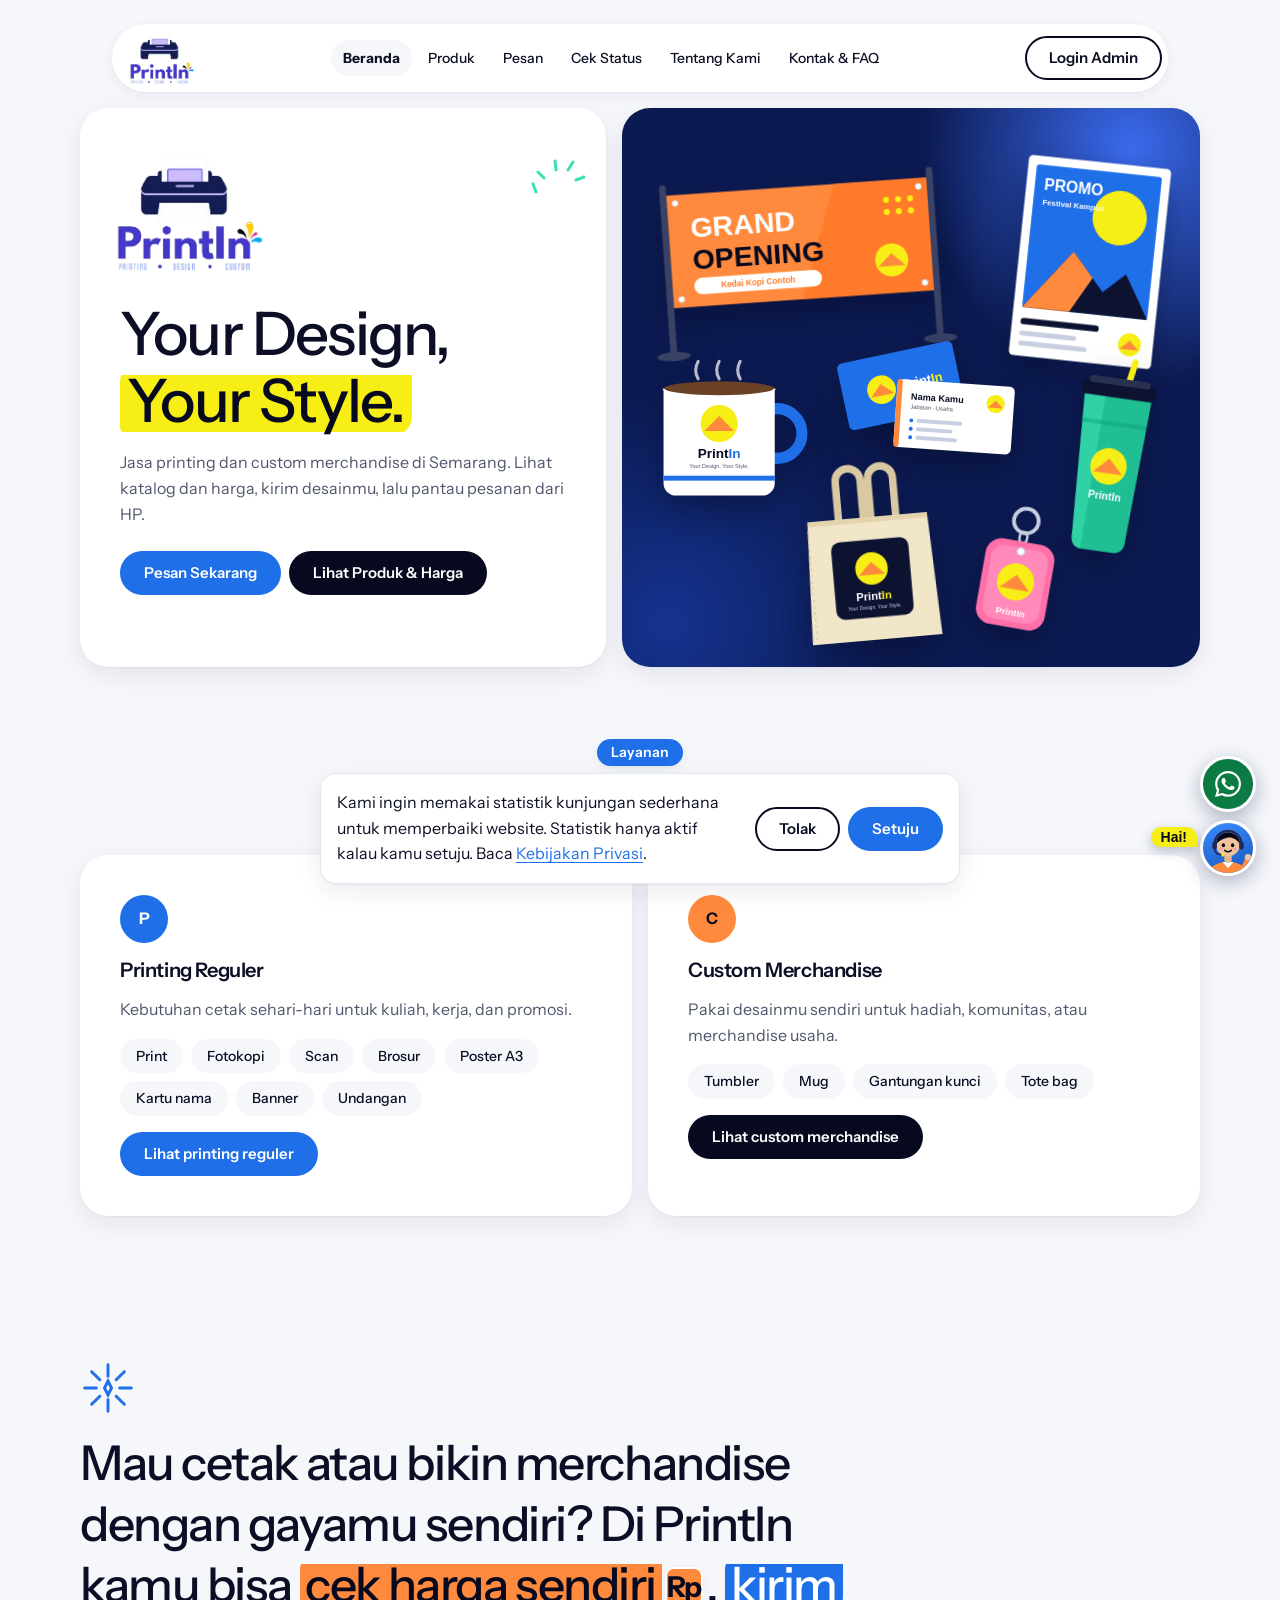
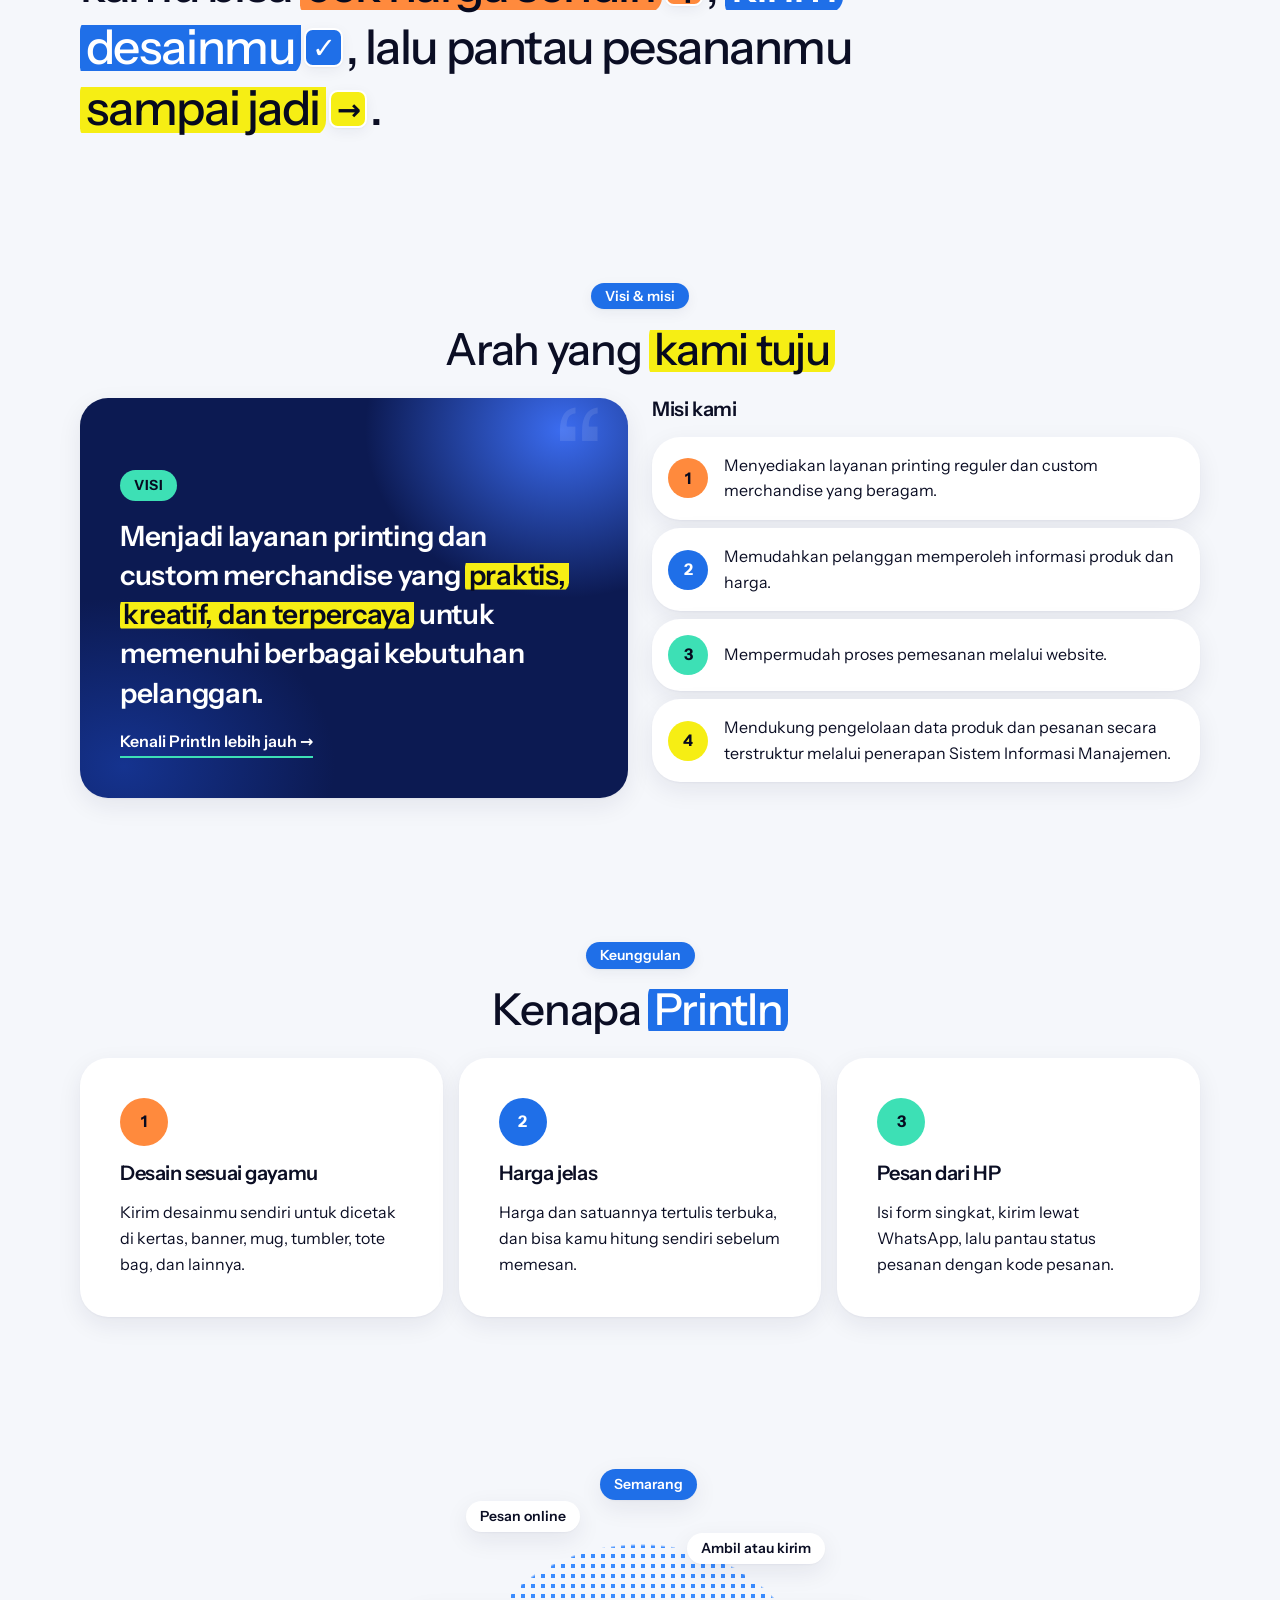
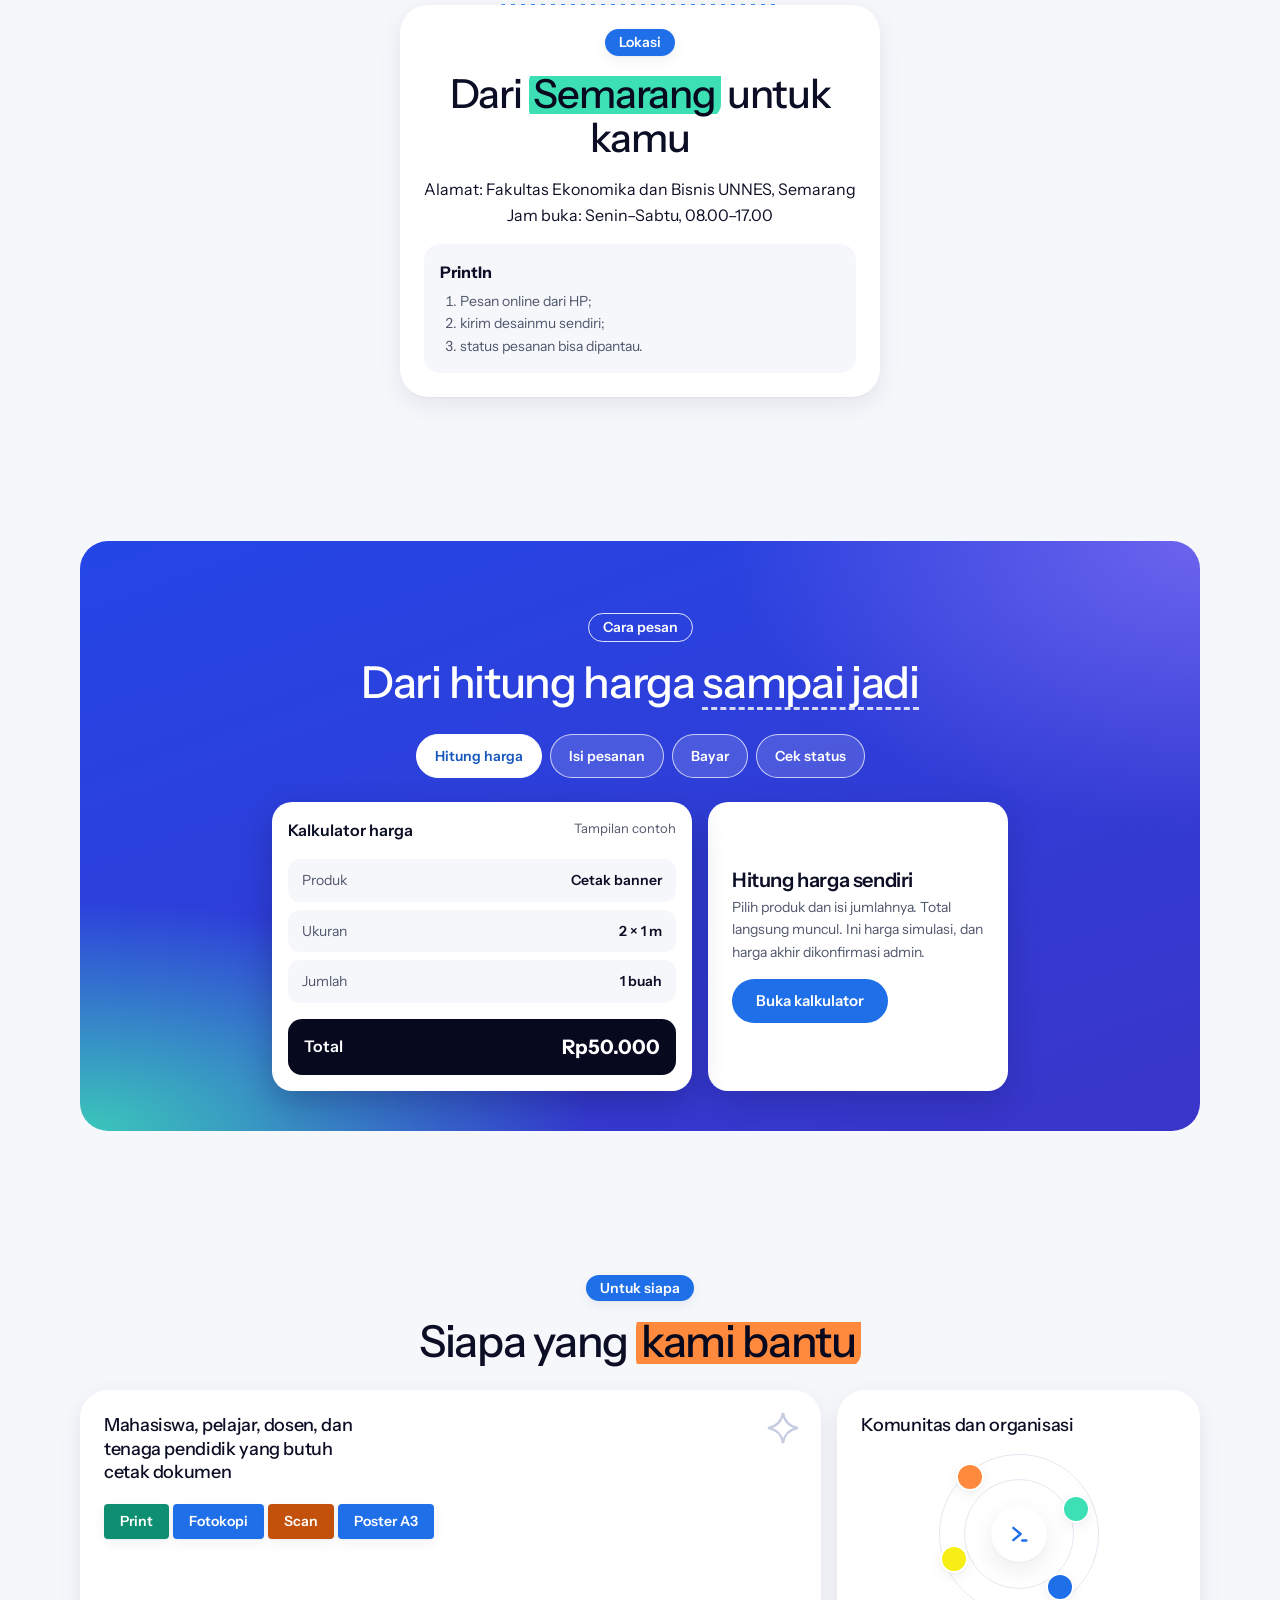
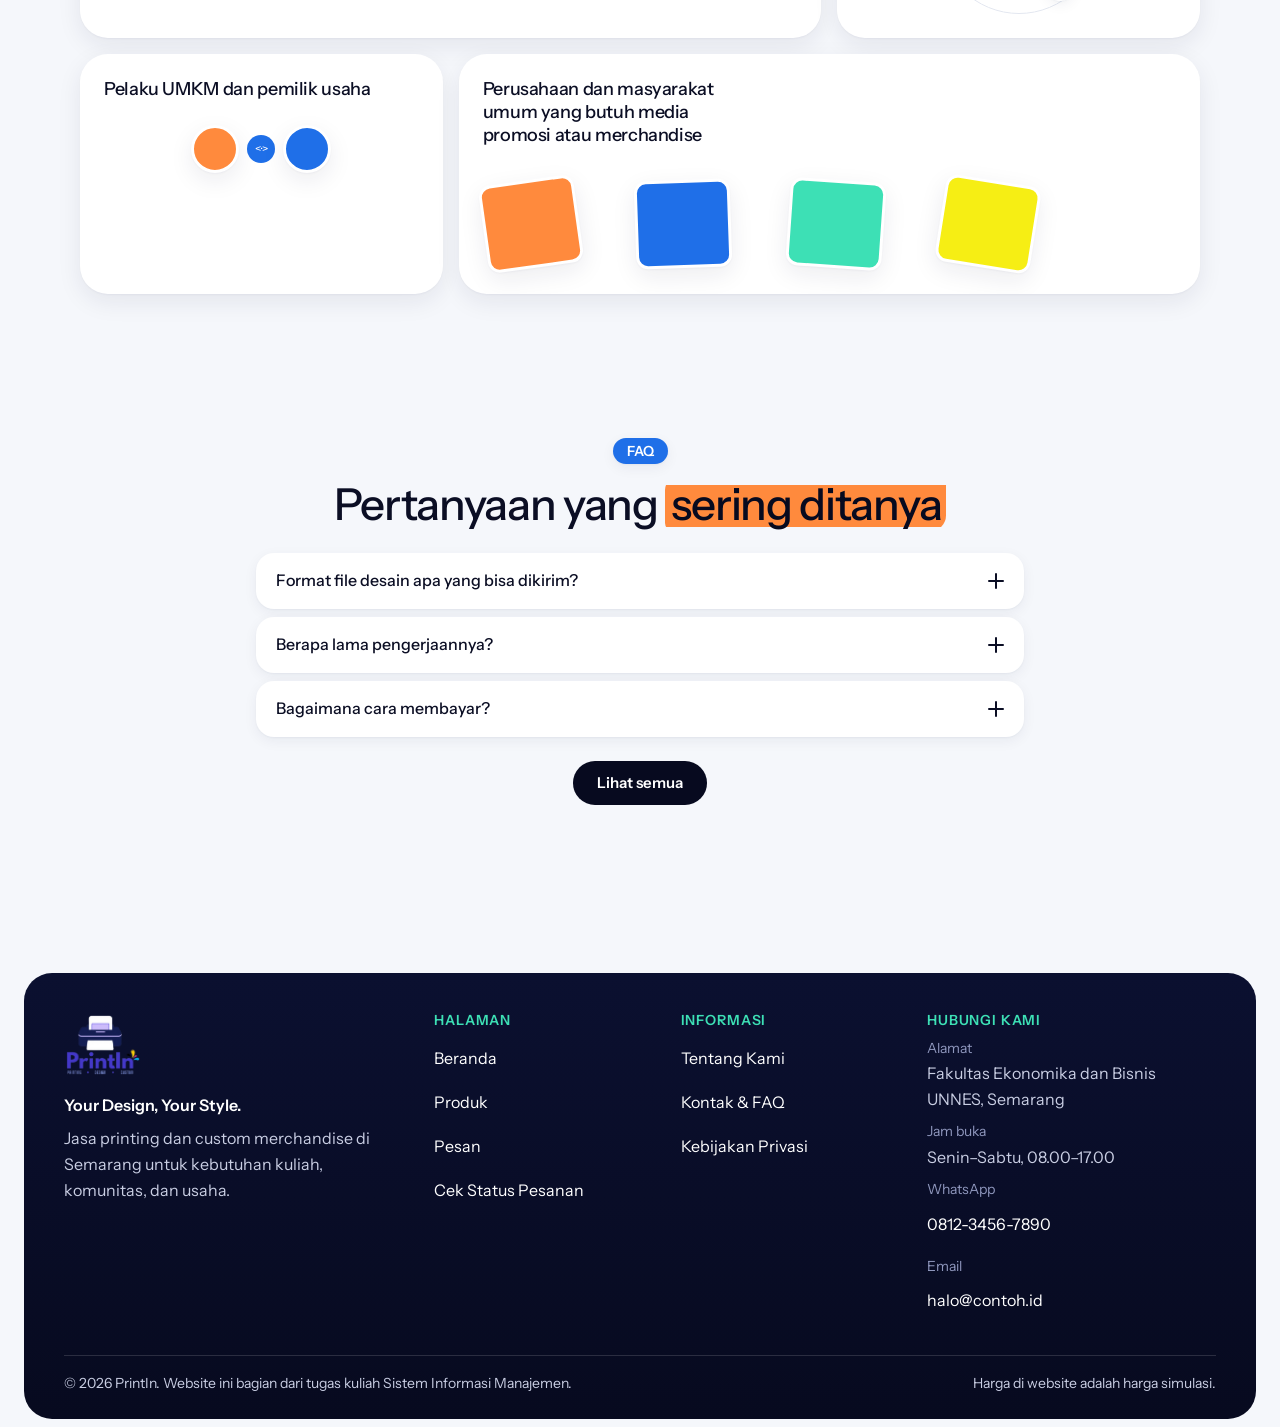
<file: index.html>
<!DOCTYPE html>
<html lang="id">
<head>
  <meta charset="UTF-8">
  <meta name="viewport" content="width=device-width, initial-scale=1">
  <title>PrintIn — Your Design, Your Style</title>
  <meta name="description" content="PrintIn, jasa printing dan custom merchandise di Semarang. Lihat katalog, hitung harga, kirim desainmu, dan pantau pesanan dari HP.">
  <script>document.documentElement.classList.add('js')</script>
  <link rel="stylesheet" href="css/style.css?v=9">
  <link rel="icon" type="image/png" href="img/printin-logo.png">
</head>
<body>
  <a class="lewati-konten" href="#konten">Lewati ke konten</a>

  <header class="header-situs">
    <div class="wadah">
      <div class="pil-nav">
        <a class="logo" href="index.html" aria-label="PrintIn, ke beranda"><img class="logo-gambar" src="img/printin-logo.png" alt="PrintIn" width="61" height="48"></a>
        <nav aria-label="Menu utama">
          <ul class="menu-utama" id="menu-utama">
            <li><a href="index.html">Beranda</a></li>
            <li><a href="produk.html">Produk</a></li>
            <li><a href="pesan.html">Pesan</a></li>
            <li><a href="status.html">Cek Status</a></li>
            <li><a href="tentang.html">Tentang Kami</a></li>
            <li><a href="kontak.html">Kontak &amp; FAQ</a></li>
            <li class="hanya-hp"><a href="admin.html">Login Admin</a></li>
          </ul>
        </nav>
        <div class="aksi-nav">
          <a class="btn btn-garis btn-masuk" href="admin.html">Login Admin</a>
          <button class="tombol-menu" type="button" aria-expanded="false" aria-controls="menu-utama" aria-label="Buka menu">
            <span class="garis"></span><span class="garis"></span><span class="garis"></span>
          </button>
        </div>
      </div>
    </div>
  </header>

  <main id="konten">
    <!-- Hero: tagline + value proposition -->
    <section class="hero" aria-labelledby="judul-hero">
      <div class="wadah hero-grid">
        <div class="kartu hero-teks-kartu reveal">
          <img class="logo-kotak" src="img/printin-logo.png" alt="Logo PrintIn: printer dengan percikan tinta" width="130" height="102">
          <svg class="doodle doodle-sinar" viewBox="0 0 56 56" fill="none" stroke="currentColor" stroke-width="3" stroke-linecap="round" aria-hidden="true"><path d="M6 36l-3-8M14 22l-6-6M26 14l-1-9M38 14l5-8M46 24l8-3"/></svg>
          <h1 id="judul-hero" lang="en">Your Design, <span class="sorot">Your Style.</span></h1>
          <p class="hero-sub">Jasa printing dan custom merchandise di Semarang. Lihat katalog dan harga, kirim desainmu, lalu pantau pesanan dari HP.</p>
          <div class="hero-aksi">
            <a class="btn btn-utama" href="pesan.html">Pesan Sekarang</a>
            <a class="btn btn-hitam" href="produk.html">Lihat Produk &amp; Harga</a>
          </div>
        </div>
        <!-- Mockup produk (img/mockup/, SVG transparan) melayang di latar biru -->
        <div class="hero-visual reveal" style="--d: 120ms" role="img" aria-label="Ilustrasi mockup produk PrintIn: banner, poster A3, kartu nama, mug, tumbler, tote bag, dan gantungan kunci berlogo PrintIn.">
          <img class="mockup mockup-banner" src="img/mockup/banner.svg" alt="" width="400" height="250">
          <img class="mockup mockup-poster" src="img/mockup/poster.svg" alt="" width="210" height="290">
          <img class="mockup mockup-kartu" src="img/mockup/kartu-nama.svg" alt="" width="300" height="210">
          <img class="mockup mockup-mug" src="img/mockup/mug.svg" alt="" width="280" height="240">
          <img class="mockup mockup-tumbler" src="img/mockup/tumbler.svg" alt="" width="140" height="290">
          <img class="mockup mockup-tote" src="img/mockup/tote-bag.svg" alt="" width="240" height="300">
          <img class="mockup mockup-gantungan" src="img/mockup/gantungan-kunci.svg" alt="" width="140" height="220">
        </div>
      </div>
    </section>

    <!-- Dua lini layanan -->
    <section class="wadah bagian" aria-labelledby="judul-lini">
      <div class="tengah reveal">
        <span class="pil">Layanan</span>
        <h2 id="judul-lini">Dua lini, <span class="sorot sorot-tosca">satu tempat</span></h2>
      </div>
      <div class="dua-kolom" data-urut>
        <article class="kartu kartu-pad kartu-lini">
          <span class="ikon-bulat bg-biru" aria-hidden="true">P</span>
          <h3>Printing Reguler</h3>
          <p>Kebutuhan cetak sehari-hari untuk kuliah, kerja, dan promosi.</p>
          <ul class="chip-daftar daftar-bersih">
            <li class="chip">Print</li><li class="chip">Fotokopi</li><li class="chip">Scan</li><li class="chip">Brosur</li><li class="chip">Poster A3</li><li class="chip">Kartu nama</li><li class="chip">Banner</li><li class="chip">Undangan</li>
          </ul>
          <a class="btn btn-utama" href="produk.html?lini=Printing%20Reguler">Lihat printing reguler</a>
        </article>
        <article class="kartu kartu-pad kartu-lini">
          <span class="ikon-bulat bg-oranye" aria-hidden="true">C</span>
          <h3>Custom Merchandise</h3>
          <p>Pakai desainmu sendiri untuk hadiah, komunitas, atau merchandise usaha.</p>
          <ul class="chip-daftar daftar-bersih">
            <li class="chip">Tumbler</li><li class="chip">Mug</li><li class="chip">Gantungan kunci</li><li class="chip">Tote bag</li>
          </ul>
          <a class="btn btn-hitam" href="produk.html?lini=Custom%20Merchandise">Lihat custom merchandise</a>
        </article>
      </div>
    </section>

    <!-- Pernyataan besar dengan stabilo -->
    <section class="wadah pernyataan reveal" aria-label="Tentang PrintIn">
      <svg class="doodle doodle-percik" viewBox="0 0 48 48" fill="none" stroke="currentColor" stroke-width="2.5" stroke-linecap="round" aria-hidden="true"><path d="M24 4v10M24 34v10M4 24h10M34 24h10M10 10l7 7M31 31l7 7M38 10l-7 7M17 31l-7 7"/><path d="M24 18l3 6-3 6-3-6z"/></svg>
      <p>Mau cetak atau bikin merchandise dengan gayamu sendiri? Di PrintIn kamu bisa <span class="sorot sorot-oranye">cek harga sendiri</span><span class="ikon-kecil ikon-oranye" aria-hidden="true">Rp</span>, <span class="sorot sorot-biru" style="transition-delay: 800ms">kirim desainmu</span><span class="ikon-kecil ikon-biru" aria-hidden="true">&#10003;</span>, lalu pantau pesananmu <span class="sorot" style="transition-delay: 1250ms">sampai jadi</span><span class="ikon-kecil ikon-kuning" aria-hidden="true">&rarr;</span>.</p>
    </section>

    <!-- Visi & misi: sama dengan halaman Tentang Kami (CLAUDE.md bagian 1) -->
    <section class="wadah bagian" aria-labelledby="judul-visi">
      <div class="tengah reveal">
        <span class="pil">Visi &amp; misi</span>
        <h2 id="judul-visi">Arah yang <span class="sorot">kami tuju</span></h2>
      </div>
      <div class="visi-misi">
        <article class="visi-kartu reveal" aria-labelledby="judul-visi-teks">
          <span class="visi-label" id="judul-visi-teks">Visi</span>
          <p class="visi-isi">Menjadi layanan printing dan custom merchandise yang <span class="sorot">praktis, kreatif, dan terpercaya</span> untuk memenuhi berbagai kebutuhan pelanggan.</p>
          <a class="visi-tautan" href="tentang.html">Kenali PrintIn lebih jauh <span aria-hidden="true">&rarr;</span></a>
        </article>
        <div class="misi-wadah">
          <h3 class="misi-judul reveal">Misi kami</h3>
          <ol class="misi-daftar daftar-bersih" data-urut>
            <li class="kartu misi-item">
              <span class="ikon-bulat bg-oranye" aria-hidden="true">1</span>
              <p>Menyediakan layanan printing reguler dan custom merchandise yang beragam.</p>
            </li>
            <li class="kartu misi-item">
              <span class="ikon-bulat bg-biru" aria-hidden="true">2</span>
              <p>Memudahkan pelanggan memperoleh informasi produk dan harga.</p>
            </li>
            <li class="kartu misi-item">
              <span class="ikon-bulat bg-tosca" aria-hidden="true">3</span>
              <p>Mempermudah proses pemesanan melalui website.</p>
            </li>
            <li class="kartu misi-item">
              <span class="ikon-bulat bg-kuning" aria-hidden="true">4</span>
              <p>Mendukung pengelolaan data produk dan pesanan secara terstruktur melalui penerapan Sistem Informasi Manajemen.</p>
            </li>
          </ol>
        </div>
      </div>
    </section>

    <!-- Keunggulan -->
    <section class="wadah bagian" aria-labelledby="judul-unggul">
      <div class="tengah reveal">
        <span class="pil">Keunggulan</span>
        <h2 id="judul-unggul">Kenapa <span class="sorot sorot-biru">PrintIn</span></h2>
      </div>
      <div class="kisi kisi-3" data-urut>
        <div class="kartu kartu-pad">
          <span class="ikon-bulat bg-oranye" aria-hidden="true">1</span>
          <h3>Desain sesuai gayamu</h3>
          <p>Kirim desainmu sendiri untuk dicetak di kertas, banner, mug, tumbler, tote bag, dan lainnya.</p>
        </div>
        <div class="kartu kartu-pad">
          <span class="ikon-bulat bg-biru" aria-hidden="true">2</span>
          <h3>Harga jelas</h3>
          <p>Harga dan satuannya tertulis terbuka, dan bisa kamu hitung sendiri sebelum memesan.</p>
        </div>
        <div class="kartu kartu-pad">
          <span class="ikon-bulat bg-tosca" aria-hidden="true">3</span>
          <h3>Pesan dari HP</h3>
          <p>Isi form singkat, kirim lewat WhatsApp, lalu pantau status pesanan dengan kode pesanan.</p>
        </div>
      </div>
    </section>

    <!-- Lokasi -->
    <section class="wadah bagian lokasi" aria-labelledby="judul-lokasi">
      <div class="lokasi-bungkus reveal">
        <div class="kubah" aria-hidden="true"></div>
        <span class="kubah-pin">Pesan online</span>
        <span class="kubah-pin">Ambil atau kirim</span>
        <span class="kubah-pin utama">Semarang</span>
      </div>
      <div class="kartu lokasi-kartu reveal" style="--d: 150ms">
        <span class="pil">Lokasi</span>
        <h2 id="judul-lokasi">Dari <span class="sorot sorot-tosca">Semarang</span> untuk kamu</h2>
        <p>Alamat: <span data-config="alamat">Fakultas Ekonomika dan Bisnis UNNES, Semarang</span><br>Jam buka: <span data-config="jamBuka">Senin–Sabtu, 08.00–17.00</span></p>
        <div class="panel-daftar">
          <strong>PrintIn</strong>
          <ol>
            <li>Pesan online dari HP;</li>
            <li>kirim desainmu sendiri;</li>
            <li>status pesanan bisa dipantau.</li>
          </ol>
        </div>
      </div>
    </section>

    <!-- Cara pesan: bagian bergradien dengan tab -->
    <section class="wadah bagian" aria-labelledby="judul-fitur">
      <div class="fitur reveal" data-tab>
        <div class="tengah">
          <span class="pil pil-garis">Cara pesan</span>
          <h2 id="judul-fitur">Dari hitung harga <span class="garis-bawah">sampai jadi</span></h2>
        </div>
        <div class="tab-daftar" role="tablist" aria-label="Langkah memesan">
          <button class="tab" role="tab" id="tab-1" aria-controls="panel-1" aria-selected="true" type="button">Hitung harga</button>
          <button class="tab" role="tab" id="tab-2" aria-controls="panel-2" aria-selected="false" type="button">Isi pesanan</button>
          <button class="tab" role="tab" id="tab-3" aria-controls="panel-3" aria-selected="false" type="button">Bayar</button>
          <button class="tab" role="tab" id="tab-4" aria-controls="panel-4" aria-selected="false" type="button">Cek status</button>
        </div>

        <div class="panel-tab" role="tabpanel" id="panel-1" aria-labelledby="tab-1">
          <div class="mock" aria-hidden="true">
            <p class="mock-label">Tampilan contoh</p>
            <p class="mock-judul">Kalkulator harga</p>
            <div class="mock-baris"><span>Produk</span><span>Cetak banner</span></div>
            <div class="mock-baris"><span>Ukuran</span><span>2 &times; 1 m</span></div>
            <div class="mock-baris"><span>Jumlah</span><span>1 buah</span></div>
            <div class="mock-total"><span>Total</span><strong>Rp50.000</strong></div>
          </div>
          <div class="keterangan-fitur">
            <div>
              <h3>Hitung harga sendiri</h3>
              <p>Pilih produk dan isi jumlahnya. Total langsung muncul. Ini harga simulasi, dan harga akhir dikonfirmasi admin.</p>
            </div>
            <a class="btn btn-utama" href="produk.html#kalkulator">Buka kalkulator</a>
          </div>
        </div>

        <div class="panel-tab" role="tabpanel" id="panel-2" aria-labelledby="tab-2">
          <div class="mock" aria-hidden="true">
            <p class="mock-label">Tampilan contoh</p>
            <p class="mock-judul">Form pesanan</p>
            <div class="mock-baris"><span>Nama</span><span>Nama kamu</span></div>
            <div class="mock-baris"><span>WhatsApp</span><span>08xx xxxx xxxx</span></div>
            <div class="mock-baris"><span>Link file desain</span><span>drive.google.com/…</span></div>
            <div class="mock-centang"><i></i>Saya setuju dengan Kebijakan Privasi</div>
            <div class="mock-tombol">Lanjut ke WhatsApp</div>
          </div>
          <div class="keterangan-fitur">
            <div>
              <h3>Isi pesanan dan kirim desain</h3>
              <p>Isi nama dan WhatsApp, lalu sertakan link desainmu. Produk custom wajib menyertakan desain.</p>
            </div>
            <a class="btn btn-utama" href="pesan.html">Mulai pesan</a>
          </div>
        </div>

        <div class="panel-tab" role="tabpanel" id="panel-3" aria-labelledby="tab-3">
          <div class="mock" aria-hidden="true">
            <p class="mock-label">Contoh / mockup</p>
            <p class="mock-judul">Pembayaran QRIS</p>
            <div class="mock-qris"></div>
            <div class="mock-baris"><span>Nominal</span><span>Rp50.000</span></div>
            <div class="mock-baris"><span>Catatan</span><span>Bukan pembayaran sungguhan</span></div>
          </div>
          <div class="keterangan-fitur">
            <div>
              <h3>Bayar lewat QRIS</h3>
              <p>Halaman pembayaran ini contoh (mockup). Setelah bayar, konfirmasi lewat WhatsApp.</p>
            </div>
            <a class="btn btn-utama" href="bayar.html">Lihat halaman bayar</a>
          </div>
        </div>

        <div class="panel-tab" role="tabpanel" id="panel-4" aria-labelledby="tab-4">
          <div class="mock" aria-hidden="true">
            <p class="mock-label">Tampilan contoh</p>
            <p class="mock-judul">Status PRT-0001</p>
            <ul class="mock-linimasa">
              <li>Diterima</li>
              <li>Cek desain</li>
              <li class="aktif">Diproses</li>
              <li class="belum">Siap diambil</li>
              <li class="belum">Selesai</li>
            </ul>
          </div>
          <div class="keterangan-fitur">
            <div>
              <h3>Cek status kapan saja</h3>
              <p>Masukkan kode pesanan untuk melihat sampai mana pesananmu dikerjakan.</p>
            </div>
            <a class="btn btn-utama" href="status.html">Cek status</a>
          </div>
        </div>
      </div>
    </section>

    <!-- Untuk siapa (target pasar) -->
    <section class="wadah bagian" aria-labelledby="judul-siapa">
      <div class="tengah reveal">
        <span class="pil">Untuk siapa</span>
        <h2 id="judul-siapa">Siapa yang <span class="sorot sorot-oranye">kami bantu</span></h2>
      </div>
      <div class="bento" data-urut>
        <div class="kartu bento-kartu bento-lebar">
          <svg class="kilau" viewBox="0 0 24 24" fill="none" stroke="currentColor" stroke-width="1.5" aria-hidden="true"><path d="M12 2c1 6 4 9 10 10-6 1-9 4-10 10-1-6-4-9-10-10 6-1 9-4 10-10z"/></svg>
          <h3>Mahasiswa, pelajar, dosen, dan tenaga pendidik yang butuh cetak dokumen</h3>
          <div aria-hidden="true">
            <span class="tag-melayang tag-tosca">Print</span><span class="tag-melayang tag-biru">Fotokopi</span><span class="tag-melayang tag-oranye">Scan</span><span class="tag-melayang tag-biru">Poster A3</span>
          </div>
        </div>
        <div class="kartu bento-kartu">
          <h3>Komunitas dan organisasi</h3>
          <div class="orbit" aria-hidden="true">
            <span class="orbit-titik"></span><span class="orbit-titik"></span><span class="orbit-titik"></span><span class="orbit-titik"></span>
            <span class="orbit-pusat"><svg viewBox="0 0 32 32" width="26" height="26" fill="none" stroke="#1f6fe8" stroke-width="3" stroke-linecap="round" stroke-linejoin="round"><path d="M9 8.5l9 7.5-9 7.5"/><path d="M20 24h5"/></svg></span>
          </div>
        </div>
        <div class="kartu bento-kartu">
          <h3>Pelaku UMKM dan pemilik usaha</h3>
          <div class="sambung" aria-hidden="true"><span class="sambung-titik"></span><span class="sambung-tengah">&lt;&middot;&gt;</span><span class="sambung-titik"></span></div>
        </div>
        <div class="kartu bento-kartu bento-lebar">
          <h3>Perusahaan dan masyarakat umum yang butuh media promosi atau merchandise</h3>
          <div class="tumpukan" aria-hidden="true"><span class="lembar"></span><span class="lembar"></span><span class="lembar"></span><span class="lembar"></span></div>
        </div>
      </div>
    </section>

    <!-- FAQ ringkas. Selengkapnya di halaman Kontak & FAQ -->
    <section class="wadah bagian" aria-labelledby="judul-faq">
      <div class="tengah reveal">
        <span class="pil">FAQ</span>
        <h2 id="judul-faq">Pertanyaan yang <span class="sorot sorot-oranye">sering ditanya</span></h2>
      </div>
      <div class="faq" data-akordeon data-urut>
        <div class="akordeon-item">
          <h3><button class="akordeon-tombol" id="faq-t1" type="button" aria-expanded="false" aria-controls="faq-p1">Format file desain apa yang bisa dikirim?<span class="plus" aria-hidden="true"></span></button></h3>
          <div class="akordeon-isi" id="faq-p1" role="region" aria-labelledby="faq-t1"><div><p>PDF, PNG, atau JPG dengan ukuran maksimal 10 MB per file. Kamu juga bisa menempelkan link Google Drive di form pesanan.</p></div></div>
        </div>
        <div class="akordeon-item">
          <h3><button class="akordeon-tombol" id="faq-t2" type="button" aria-expanded="false" aria-controls="faq-p2">Berapa lama pengerjaannya?<span class="plus" aria-hidden="true"></span></button></h3>
          <div class="akordeon-isi" id="faq-p2" role="region" aria-labelledby="faq-t2"><div><p>Estimasi selesai tertulis di setiap produk di halaman Produk. Waktunya bisa berubah kalau pesanan sedang ramai.</p></div></div>
        </div>
        <div class="akordeon-item">
          <h3><button class="akordeon-tombol" id="faq-t3" type="button" aria-expanded="false" aria-controls="faq-p3">Bagaimana cara membayar?<span class="plus" aria-hidden="true"></span></button></h3>
          <div class="akordeon-isi" id="faq-p3" role="region" aria-labelledby="faq-t3"><div><p>Lewat QRIS setelah pesanan dikirim. Halaman pembayaran di website ini masih contoh (mockup), jadi konfirmasi pembayaran dilakukan lewat WhatsApp.</p></div></div>
        </div>
      </div>
      <p class="tengah reveal" style="margin-top: 1.5rem;"><a class="btn btn-hitam" href="kontak.html">Lihat semua</a></p>
    </section>
  </main>

  <footer class="footer-situs">
    <div class="footer-grid">
      <div class="footer-merek">
        <a class="logo" href="index.html" aria-label="PrintIn, ke beranda"><img class="logo-gambar" src="img/printin-logo.png" alt="PrintIn" width="61" height="48"></a>
        <p class="footer-tagline">Your Design, Your Style.</p>
        <p>Jasa printing dan custom merchandise di Semarang untuk kebutuhan kuliah, komunitas, dan usaha.</p>
      </div>
      <nav aria-label="Tautan footer">
        <h2>Halaman</h2>
        <ul>
          <li><a href="index.html">Beranda</a></li>
          <li><a href="produk.html">Produk</a></li>
          <li><a href="pesan.html">Pesan</a></li>
          <li><a href="status.html">Cek Status Pesanan</a></li>
        </ul>
      </nav>
      <nav aria-label="Informasi">
        <h2>Informasi</h2>
        <ul>
          <li><a href="tentang.html">Tentang Kami</a></li>
          <li><a href="kontak.html">Kontak &amp; FAQ</a></li>
          <li><a href="privasi.html">Kebijakan Privasi</a></li>
        </ul>
      </nav>
      <div>
        <h2>Hubungi kami</h2>
        <ul class="footer-kontak">
          <li><span class="footer-label">Alamat</span><span data-config="alamat">Fakultas Ekonomika dan Bisnis UNNES, Semarang</span></li>
          <li><span class="footer-label">Jam buka</span><span data-config="jamBuka">Senin–Sabtu, 08.00–17.00</span></li>
          <li><span class="footer-label">WhatsApp</span><a data-kontak="wa" data-config="waTampil" href="#" target="_blank" rel="noopener">0812-3456-7890</a></li>
          <li><span class="footer-label">Email</span><a data-kontak="email" data-config="email" href="#">halo@contoh.id</a></li>
        </ul>
      </div>
    </div>
    <div class="footer-bawah">
      <p>&copy; <span data-tahun>2026</span> PrintIn. Website ini bagian dari tugas kuliah Sistem Informasi Manajemen.</p>
      <p>Harga di website adalah harga simulasi.</p>
    </div>
  </footer>

  <script src="js/config.js"></script>
  <script src="js/main.js?v=4"></script>
  <script src="js/chatbot.js?v=7"></script>
</body>
</html>
</file>
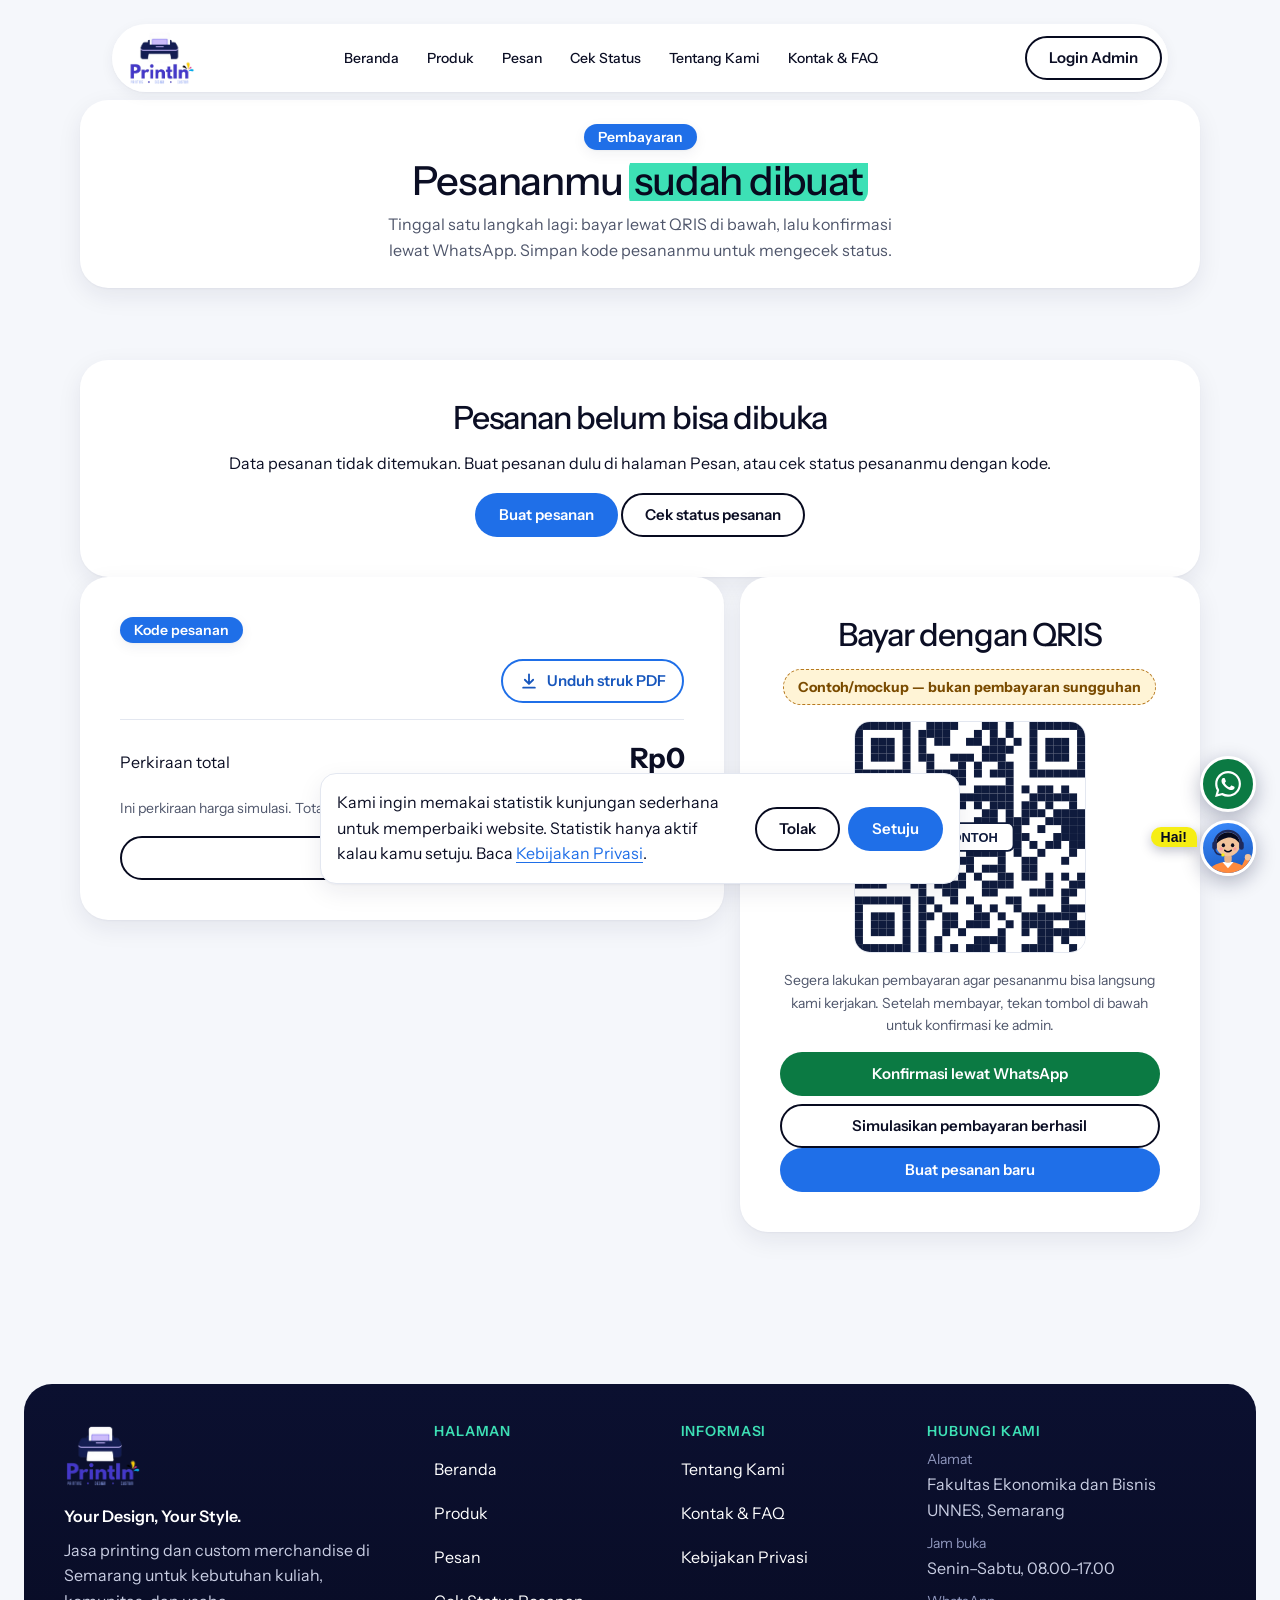
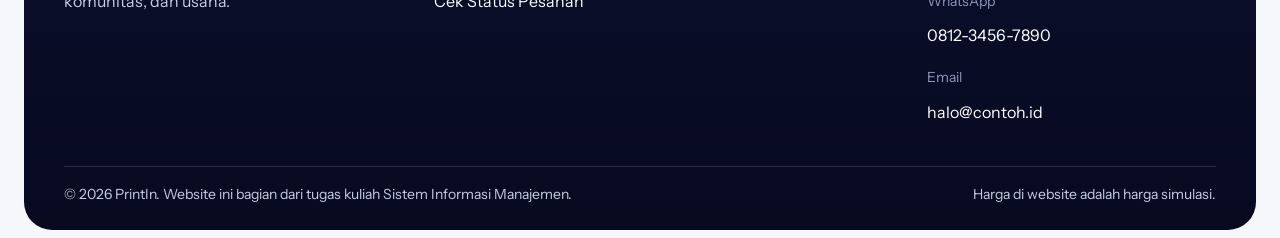
<file: bayar.html>
<!DOCTYPE html>
<html lang="id">
<head>
  <meta charset="UTF-8">
  <meta name="viewport" content="width=device-width, initial-scale=1">
  <title>Pembayaran — PrintIn</title>
  <meta name="description" content="Halaman pembayaran QRIS contoh (mockup) PrintIn.">
  <script>document.documentElement.classList.add('js')</script>
  <link rel="stylesheet" href="css/style.css?v=9">
  <link rel="icon" type="image/png" href="img/printin-logo.png">
</head>
<body>
  <a class="lewati-konten" href="#konten">Lewati ke konten</a>

  <header class="header-situs">
    <div class="wadah">
      <div class="pil-nav">
        <a class="logo" href="index.html" aria-label="PrintIn, ke beranda"><img class="logo-gambar" src="img/printin-logo.png" alt="PrintIn" width="61" height="48"></a>
        <nav aria-label="Menu utama">
          <ul class="menu-utama" id="menu-utama">
            <li><a href="index.html">Beranda</a></li>
            <li><a href="produk.html">Produk</a></li>
            <li><a href="pesan.html">Pesan</a></li>
            <li><a href="status.html">Cek Status</a></li>
            <li><a href="tentang.html">Tentang Kami</a></li>
            <li><a href="kontak.html">Kontak &amp; FAQ</a></li>
            <li class="hanya-hp"><a href="admin.html">Login Admin</a></li>
          </ul>
        </nav>
        <div class="aksi-nav">
          <a class="btn btn-garis btn-masuk" href="admin.html">Login Admin</a>
          <button class="tombol-menu" type="button" aria-expanded="false" aria-controls="menu-utama" aria-label="Buka menu">
            <span class="garis"></span><span class="garis"></span><span class="garis"></span>
          </button>
        </div>
      </div>
    </div>
  </header>

  <main id="konten">
    <section class="wadah judul-halaman" aria-labelledby="judul-bayar">
      <div class="kartu judul-kartu reveal">
        <span class="pil">Pembayaran</span>
        <h1 id="judul-bayar">Pesananmu <span class="sorot sorot-tosca">sudah dibuat</span></h1>
        <p class="lead">Tinggal satu langkah lagi: bayar lewat QRIS di bawah, lalu konfirmasi lewat WhatsApp. Simpan kode pesananmu untuk mengecek status.</p>
      </div>
    </section>

    <section class="wadah bagian" aria-label="Pembayaran">
      <p class="catatan-kecil tengah" id="bayar-muat" role="status">Memuat pesananmu…</p>

      <div class="kartu kartu-pad tengah" id="bayar-galat" hidden>
        <h2>Pesanan belum bisa dibuka</h2>
        <p id="bayar-galat-teks"></p>
        <a class="btn btn-utama" href="pesan.html">Buat pesanan</a>
        <a class="btn btn-garis" href="status.html">Cek status pesanan</a>
      </div>

      <div class="bayar-grid" id="bayar-isi" hidden>
        <article class="kartu kartu-pad" aria-labelledby="judul-ringkas-bayar">
          <span class="pil">Kode pesanan</span>
          <div class="bayar-kode-baris">
            <h2 id="judul-ringkas-bayar"><span id="bayar-kode"></span></h2>
            <button class="btn btn-garis btn-struk" type="button" id="unduh-struk">
              <svg viewBox="0 0 24 24" width="20" height="20" fill="none" stroke="currentColor" stroke-width="2.2" stroke-linecap="round" stroke-linejoin="round" aria-hidden="true"><path d="M12 4v11M7 10.5l5 5 5-5M5 20h14"/></svg>
              <span>Unduh struk PDF</span>
            </button>
          </div>
          <ul class="daftar-bersih daftar-ringkas" id="bayar-item"></ul>
          <div class="hasil-total">
            <span>Perkiraan total</span>
            <strong id="bayar-nominal">Rp0</strong>
          </div>
          <p class="catatan-kecil">Ini perkiraan harga simulasi. Total pasti dikonfirmasi admin setelah desain dicek.</p>
          <a class="btn btn-garis btn-penuh" id="tautan-status" href="status.html">Pantau status pesanan</a>
        </article>

        <aside class="kartu kartu-pad qris-kartu" aria-labelledby="judul-qris">
          <h2 id="judul-qris">Bayar dengan QRIS</h2>
          <p class="label-mockup">Contoh/mockup — bukan pembayaran sungguhan</p>
          <!-- Status pembayaran + hitung mundur batas bayar (diatur js/bayar.js) -->
          <div class="status-bayar" id="status-bayar" role="status" aria-live="polite" hidden>
            <strong id="status-bayar-judul"></strong>
            <span id="status-bayar-teks"></span>
          </div>
          <div id="blok-qris">
            <img class="qris-gambar" src="img/qris-contoh.svg" alt="Contoh kode QRIS, hanya mockup dan tidak bisa dipindai untuk membayar" width="232" height="232">
            <p class="catatan-kecil">Segera lakukan pembayaran agar pesananmu bisa langsung kami kerjakan. Setelah membayar, tekan tombol di bawah untuk konfirmasi ke admin.</p>
            <a class="btn btn-wa btn-penuh" id="tombol-wa-bayar" href="#" target="_blank" rel="noopener">Konfirmasi lewat WhatsApp</a>
            <button class="btn btn-garis btn-penuh" type="button" id="bayar-simulasi" hidden>Simulasikan pembayaran berhasil</button>
            <p class="catatan-kecil" id="catatan-simulasi" hidden>Tombol simulasi khusus demo tugas kuliah: menandai pesanan lunas tanpa uang sungguhan.</p>
          </div>
          <a class="btn btn-utama btn-penuh" id="pesan-lagi" href="pesan.html" hidden>Buat pesanan baru</a>
        </aside>
      </div>
    </section>
  </main>

  <footer class="footer-situs">
    <div class="footer-grid">
      <div class="footer-merek">
        <a class="logo" href="index.html" aria-label="PrintIn, ke beranda"><img class="logo-gambar" src="img/printin-logo.png" alt="PrintIn" width="61" height="48"></a>
        <p class="footer-tagline">Your Design, Your Style.</p>
        <p>Jasa printing dan custom merchandise di Semarang untuk kebutuhan kuliah, komunitas, dan usaha.</p>
      </div>
      <nav aria-label="Tautan footer">
        <h2>Halaman</h2>
        <ul>
          <li><a href="index.html">Beranda</a></li>
          <li><a href="produk.html">Produk</a></li>
          <li><a href="pesan.html">Pesan</a></li>
          <li><a href="status.html">Cek Status Pesanan</a></li>
        </ul>
      </nav>
      <nav aria-label="Informasi">
        <h2>Informasi</h2>
        <ul>
          <li><a href="tentang.html">Tentang Kami</a></li>
          <li><a href="kontak.html">Kontak &amp; FAQ</a></li>
          <li><a href="privasi.html">Kebijakan Privasi</a></li>
        </ul>
      </nav>
      <div>
        <h2>Hubungi kami</h2>
        <ul class="footer-kontak">
          <li><span class="footer-label">Alamat</span><span data-config="alamat">Fakultas Ekonomika dan Bisnis UNNES, Semarang</span></li>
          <li><span class="footer-label">Jam buka</span><span data-config="jamBuka">Senin–Sabtu, 08.00–17.00</span></li>
          <li><span class="footer-label">WhatsApp</span><a data-kontak="wa" data-config="waTampil" href="#" target="_blank" rel="noopener">0812-3456-7890</a></li>
          <li><span class="footer-label">Email</span><a data-kontak="email" data-config="email" href="#">halo@contoh.id</a></li>
        </ul>
      </div>
    </div>
    <div class="footer-bawah">
      <p>&copy; <span data-tahun>2026</span> PrintIn. Website ini bagian dari tugas kuliah Sistem Informasi Manajemen.</p>
      <p>Harga di website adalah harga simulasi.</p>
    </div>
  </footer>

  <script src="js/config.js"></script>
  <script src="js/main.js?v=4"></script>
  <script src="js/chatbot.js?v=7"></script>
  <script src="js/struk.js?v=1"></script>
  <script src="js/bayar.js?v=9"></script>
</body>
</html>
</file>
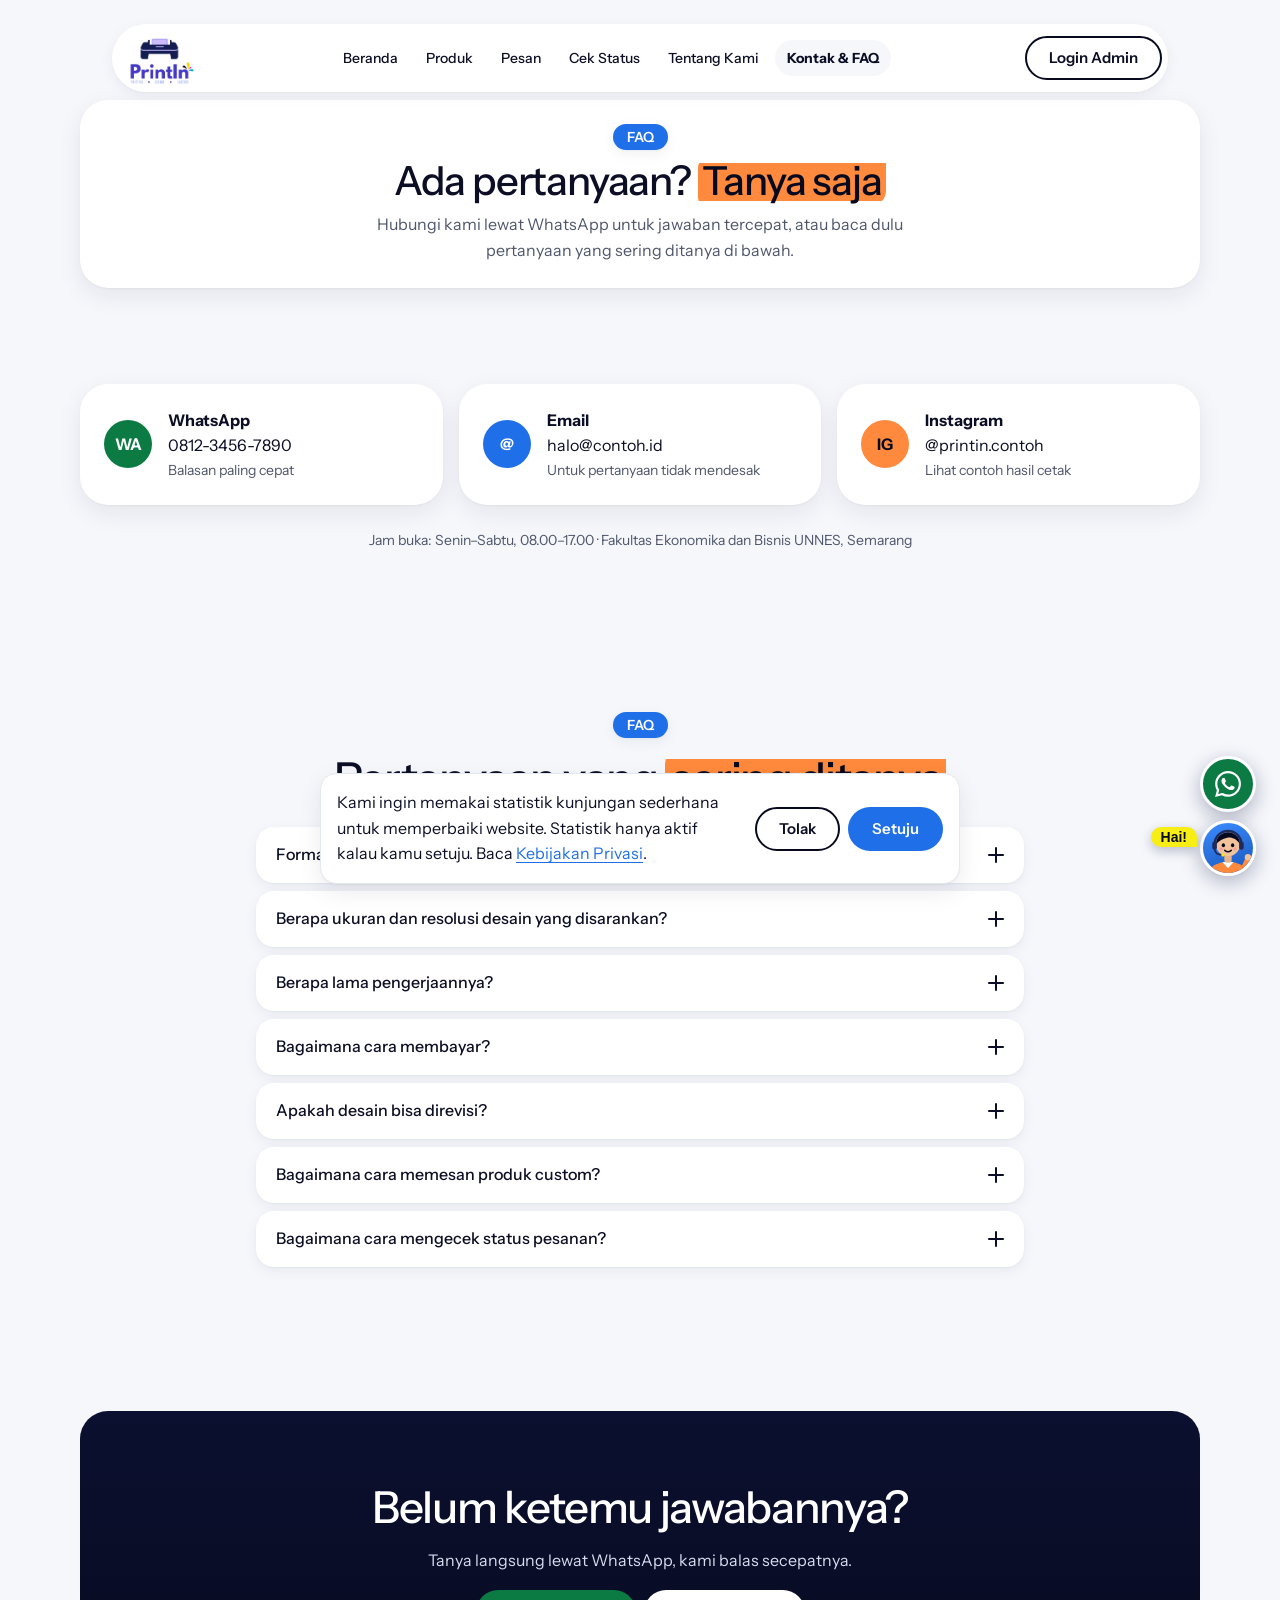
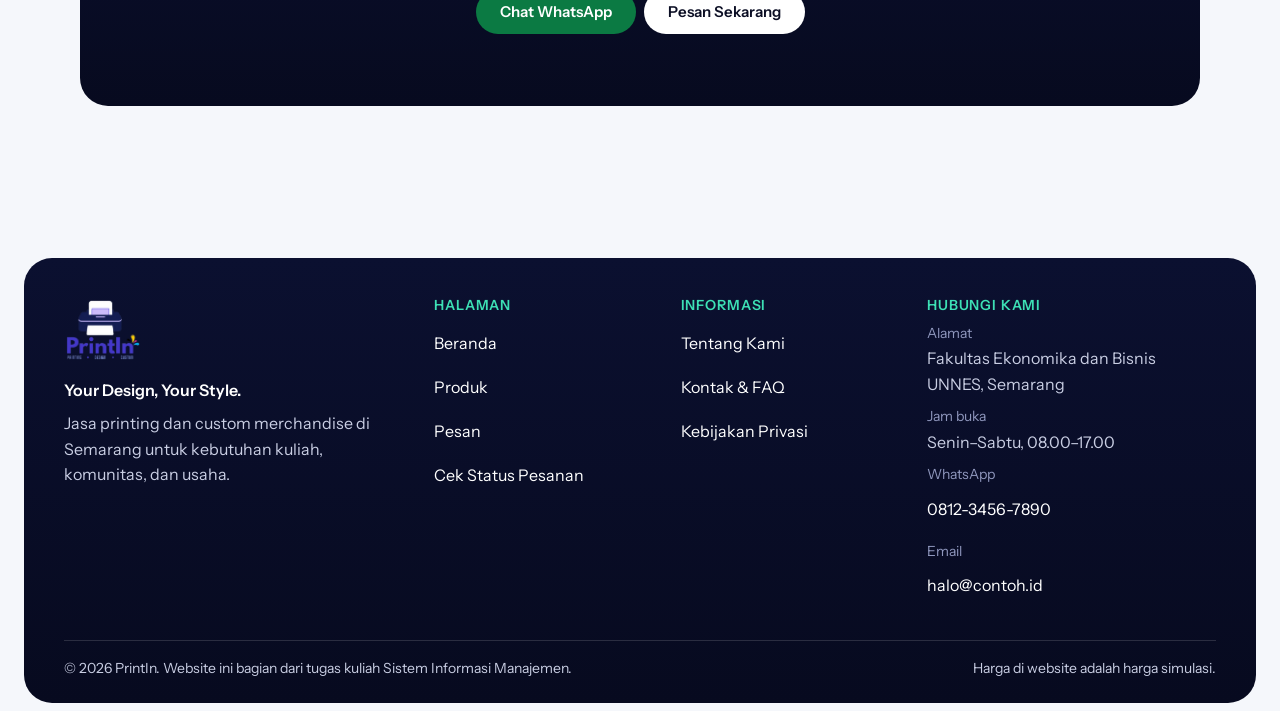
<file: kontak.html>
<!DOCTYPE html>
<html lang="id">
<head>
  <meta charset="UTF-8">
  <meta name="viewport" content="width=device-width, initial-scale=1">
  <title>Kontak dan FAQ — PrintIn</title>
  <meta name="description" content="Hubungi PrintIn dan baca pertanyaan yang sering diajukan.">
  <script>document.documentElement.classList.add('js')</script>
  <link rel="stylesheet" href="css/style.css?v=9">
  <link rel="icon" type="image/png" href="img/printin-logo.png">
</head>
<body>
  <a class="lewati-konten" href="#konten">Lewati ke konten</a>

  <header class="header-situs">
    <div class="wadah">
      <div class="pil-nav">
        <a class="logo" href="index.html" aria-label="PrintIn, ke beranda"><img class="logo-gambar" src="img/printin-logo.png" alt="PrintIn" width="61" height="48"></a>
        <nav aria-label="Menu utama">
          <ul class="menu-utama" id="menu-utama">
            <li><a href="index.html">Beranda</a></li>
            <li><a href="produk.html">Produk</a></li>
            <li><a href="pesan.html">Pesan</a></li>
            <li><a href="status.html">Cek Status</a></li>
            <li><a href="tentang.html">Tentang Kami</a></li>
            <li><a href="kontak.html">Kontak &amp; FAQ</a></li>
            <li class="hanya-hp"><a href="admin.html">Login Admin</a></li>
          </ul>
        </nav>
        <div class="aksi-nav">
          <a class="btn btn-garis btn-masuk" href="admin.html">Login Admin</a>
          <button class="tombol-menu" type="button" aria-expanded="false" aria-controls="menu-utama" aria-label="Buka menu">
            <span class="garis"></span><span class="garis"></span><span class="garis"></span>
          </button>
        </div>
      </div>
    </div>
  </header>

  <main id="konten">
    <section class="wadah judul-halaman" aria-labelledby="judul-kontak">
      <div class="kartu judul-kartu reveal">
        <span class="pil">FAQ</span>
        <h1 id="judul-kontak">Ada pertanyaan? <span class="sorot sorot-oranye">Tanya saja</span></h1>
        <p class="lead">Hubungi kami lewat WhatsApp untuk jawaban tercepat, atau baca dulu pertanyaan yang sering ditanya di bawah.</p>
      </div>
    </section>

    <!-- Kontak. Nilai diambil dari js/config.js (TODO: ganti dengan data asli) -->
    <section class="wadah bagian" aria-labelledby="judul-hubungi">
      <h2 id="judul-hubungi" class="sembunyi-visual">Hubungi kami</h2>
      <div class="kisi kisi-3" data-urut>
        <a class="kartu kartu-kontak" data-kontak="wa" href="#" target="_blank" rel="noopener">
          <span class="ikon-bulat bg-wa" aria-hidden="true">WA</span>
          <span><strong>WhatsApp</strong><span class="kontak-nilai" data-config="waTampil">Chat admin</span><span class="kontak-ket">Balasan paling cepat</span></span>
        </a>
        <a class="kartu kartu-kontak" data-kontak="email" href="#">
          <span class="ikon-bulat bg-biru" aria-hidden="true">@</span>
          <span><strong>Email</strong><span class="kontak-nilai" data-config="email">halo@contoh.id</span><span class="kontak-ket">Untuk pertanyaan tidak mendesak</span></span>
        </a>
        <a class="kartu kartu-kontak" data-kontak="ig" href="#" target="_blank" rel="noopener">
          <span class="ikon-bulat bg-oranye" aria-hidden="true">IG</span>
          <span><strong>Instagram</strong><span class="kontak-nilai">@<span data-config="instagram">printin.contoh</span></span><span class="kontak-ket">Lihat contoh hasil cetak</span></span>
        </a>
      </div>
      <p class="tengah catatan-kecil reveal" style="margin-top: 1.5rem;">Jam buka: <span data-config="jamBuka">Senin–Sabtu, 08.00–17.00</span> &middot; <span data-config="alamat">Fakultas Ekonomika dan Bisnis UNNES, Semarang</span></p>
    </section>

    <!-- FAQ. TODO: sesuaikan jawaban dengan kebijakan asli PrintIn -->
    <section class="wadah bagian" aria-labelledby="judul-faq-lengkap">
      <div class="tengah reveal">
        <span class="pil">FAQ</span>
        <h2 id="judul-faq-lengkap">Pertanyaan yang <span class="sorot sorot-oranye">sering ditanya</span></h2>
      </div>
      <div class="faq" data-akordeon data-urut>
        <div class="akordeon-item">
          <h3><button class="akordeon-tombol" id="q1" type="button" aria-expanded="false" aria-controls="a1">Format file desain apa yang bisa dikirim?<span class="plus" aria-hidden="true"></span></button></h3>
          <div class="akordeon-isi" id="a1" role="region" aria-labelledby="q1"><div><p>PDF, PNG, atau JPG dengan ukuran maksimal 10 MB per file. Alternatifnya, taruh file di Google Drive lalu tempel link-nya di form pesanan. Pastikan link bisa dibuka oleh siapa saja yang memegang link.</p></div></div>
        </div>
        <div class="akordeon-item">
          <h3><button class="akordeon-tombol" id="q2" type="button" aria-expanded="false" aria-controls="a2">Berapa ukuran dan resolusi desain yang disarankan?<span class="plus" aria-hidden="true"></span></button></h3>
          <div class="akordeon-isi" id="a2" role="region" aria-labelledby="q2"><div><p>Usahakan resolusi sekitar 300 dpi pada ukuran cetak sebenarnya agar hasilnya tajam. Untuk banner besar, resolusi lebih rendah biasanya sudah cukup karena dilihat dari jauh. Kalau file perlu diperbaiki, admin akan menghubungimu lewat WhatsApp.</p></div></div>
        </div>
        <div class="akordeon-item">
          <h3><button class="akordeon-tombol" id="q3" type="button" aria-expanded="false" aria-controls="a3">Berapa lama pengerjaannya?<span class="plus" aria-hidden="true"></span></button></h3>
          <div class="akordeon-isi" id="a3" role="region" aria-labelledby="q3"><div><p>Estimasi selesai tertulis di setiap produk di halaman Produk. Kamu juga bisa mengisi tanggal dibutuhkan di form pesanan. Waktunya bisa berubah kalau pesanan sedang ramai.</p></div></div>
        </div>
        <div class="akordeon-item">
          <h3><button class="akordeon-tombol" id="q4" type="button" aria-expanded="false" aria-controls="a4">Bagaimana cara membayar?<span class="plus" aria-hidden="true"></span></button></h3>
          <div class="akordeon-isi" id="a4" role="region" aria-labelledby="q4"><div><p>Setelah pesanan dikirim, kamu diarahkan ke halaman pembayaran QRIS. Halaman itu masih contoh (mockup) dan bukan pembayaran sungguhan, jadi konfirmasi pembayaran dilakukan lewat WhatsApp.</p></div></div>
        </div>
        <div class="akordeon-item">
          <h3><button class="akordeon-tombol" id="q5" type="button" aria-expanded="false" aria-controls="a5">Apakah desain bisa direvisi?<span class="plus" aria-hidden="true"></span></button></h3>
          <div class="akordeon-isi" id="a5" role="region" aria-labelledby="q5"><div><p>Revisi kecil bisa dibicarakan lewat WhatsApp saat pesananmu berstatus "Cek desain". Setelah masuk tahap "Diproses", perubahan tidak bisa dilakukan lagi.</p></div></div>
        </div>
        <div class="akordeon-item">
          <h3><button class="akordeon-tombol" id="q6" type="button" aria-expanded="false" aria-controls="a6">Bagaimana cara memesan produk custom?<span class="plus" aria-hidden="true"></span></button></h3>
          <div class="akordeon-isi" id="a6" role="region" aria-labelledby="q6"><div><p>Pilih produk custom (tumbler, mug, gantungan kunci, atau tote bag), hitung harganya, lalu kirim pesanan dan sertakan link desainmu. Produk custom wajib menyertakan desain. Admin akan mengecek desainmu dan menghubungi lewat WhatsApp bila ada yang perlu disesuaikan. Pastikan desain itu milikmu atau sudah berizin, sesuai <a href="privasi.html#ketentuan-desain">ketentuan desain custom</a>.</p></div></div>
        </div>
        <div class="akordeon-item">
          <h3><button class="akordeon-tombol" id="q7" type="button" aria-expanded="false" aria-controls="a7">Bagaimana cara mengecek status pesanan?<span class="plus" aria-hidden="true"></span></button></h3>
          <div class="akordeon-isi" id="a7" role="region" aria-labelledby="q7"><div><p>Buka halaman <a href="status.html">Cek Status</a> lalu masukkan kode pesananmu, misalnya PRT-0001. Status berjalan dari Diterima, Cek desain, Diproses, Siap diambil, sampai Selesai.</p></div></div>
        </div>
      </div>
    </section>

    <section class="wadah bagian">
      <div class="cta-gelap reveal">
        <h2>Belum ketemu jawabannya?</h2>
        <p>Tanya langsung lewat WhatsApp, kami balas secepatnya.</p>
        <div class="hero-aksi tengah-aksi">
          <a class="btn btn-wa" data-kontak="wa" href="#" target="_blank" rel="noopener">Chat WhatsApp</a>
          <a class="btn btn-putih" href="pesan.html">Pesan Sekarang</a>
        </div>
      </div>
    </section>
  </main>

  <footer class="footer-situs">
    <div class="footer-grid">
      <div class="footer-merek">
        <a class="logo" href="index.html" aria-label="PrintIn, ke beranda"><img class="logo-gambar" src="img/printin-logo.png" alt="PrintIn" width="61" height="48"></a>
        <p class="footer-tagline">Your Design, Your Style.</p>
        <p>Jasa printing dan custom merchandise di Semarang untuk kebutuhan kuliah, komunitas, dan usaha.</p>
      </div>
      <nav aria-label="Tautan footer">
        <h2>Halaman</h2>
        <ul>
          <li><a href="index.html">Beranda</a></li>
          <li><a href="produk.html">Produk</a></li>
          <li><a href="pesan.html">Pesan</a></li>
          <li><a href="status.html">Cek Status Pesanan</a></li>
        </ul>
      </nav>
      <nav aria-label="Informasi">
        <h2>Informasi</h2>
        <ul>
          <li><a href="tentang.html">Tentang Kami</a></li>
          <li><a href="kontak.html">Kontak &amp; FAQ</a></li>
          <li><a href="privasi.html">Kebijakan Privasi</a></li>
        </ul>
      </nav>
      <div>
        <h2>Hubungi kami</h2>
        <ul class="footer-kontak">
          <li><span class="footer-label">Alamat</span><span data-config="alamat">Fakultas Ekonomika dan Bisnis UNNES, Semarang</span></li>
          <li><span class="footer-label">Jam buka</span><span data-config="jamBuka">Senin–Sabtu, 08.00–17.00</span></li>
          <li><span class="footer-label">WhatsApp</span><a data-kontak="wa" data-config="waTampil" href="#" target="_blank" rel="noopener">0812-3456-7890</a></li>
          <li><span class="footer-label">Email</span><a data-kontak="email" data-config="email" href="#">halo@contoh.id</a></li>
        </ul>
      </div>
    </div>
    <div class="footer-bawah">
      <p>&copy; <span data-tahun>2026</span> PrintIn. Website ini bagian dari tugas kuliah Sistem Informasi Manajemen.</p>
      <p>Harga di website adalah harga simulasi.</p>
    </div>
  </footer>

  <script src="js/config.js"></script>
  <script src="js/main.js?v=4"></script>
  <script src="js/chatbot.js?v=7"></script>
</body>
</html>
</file>
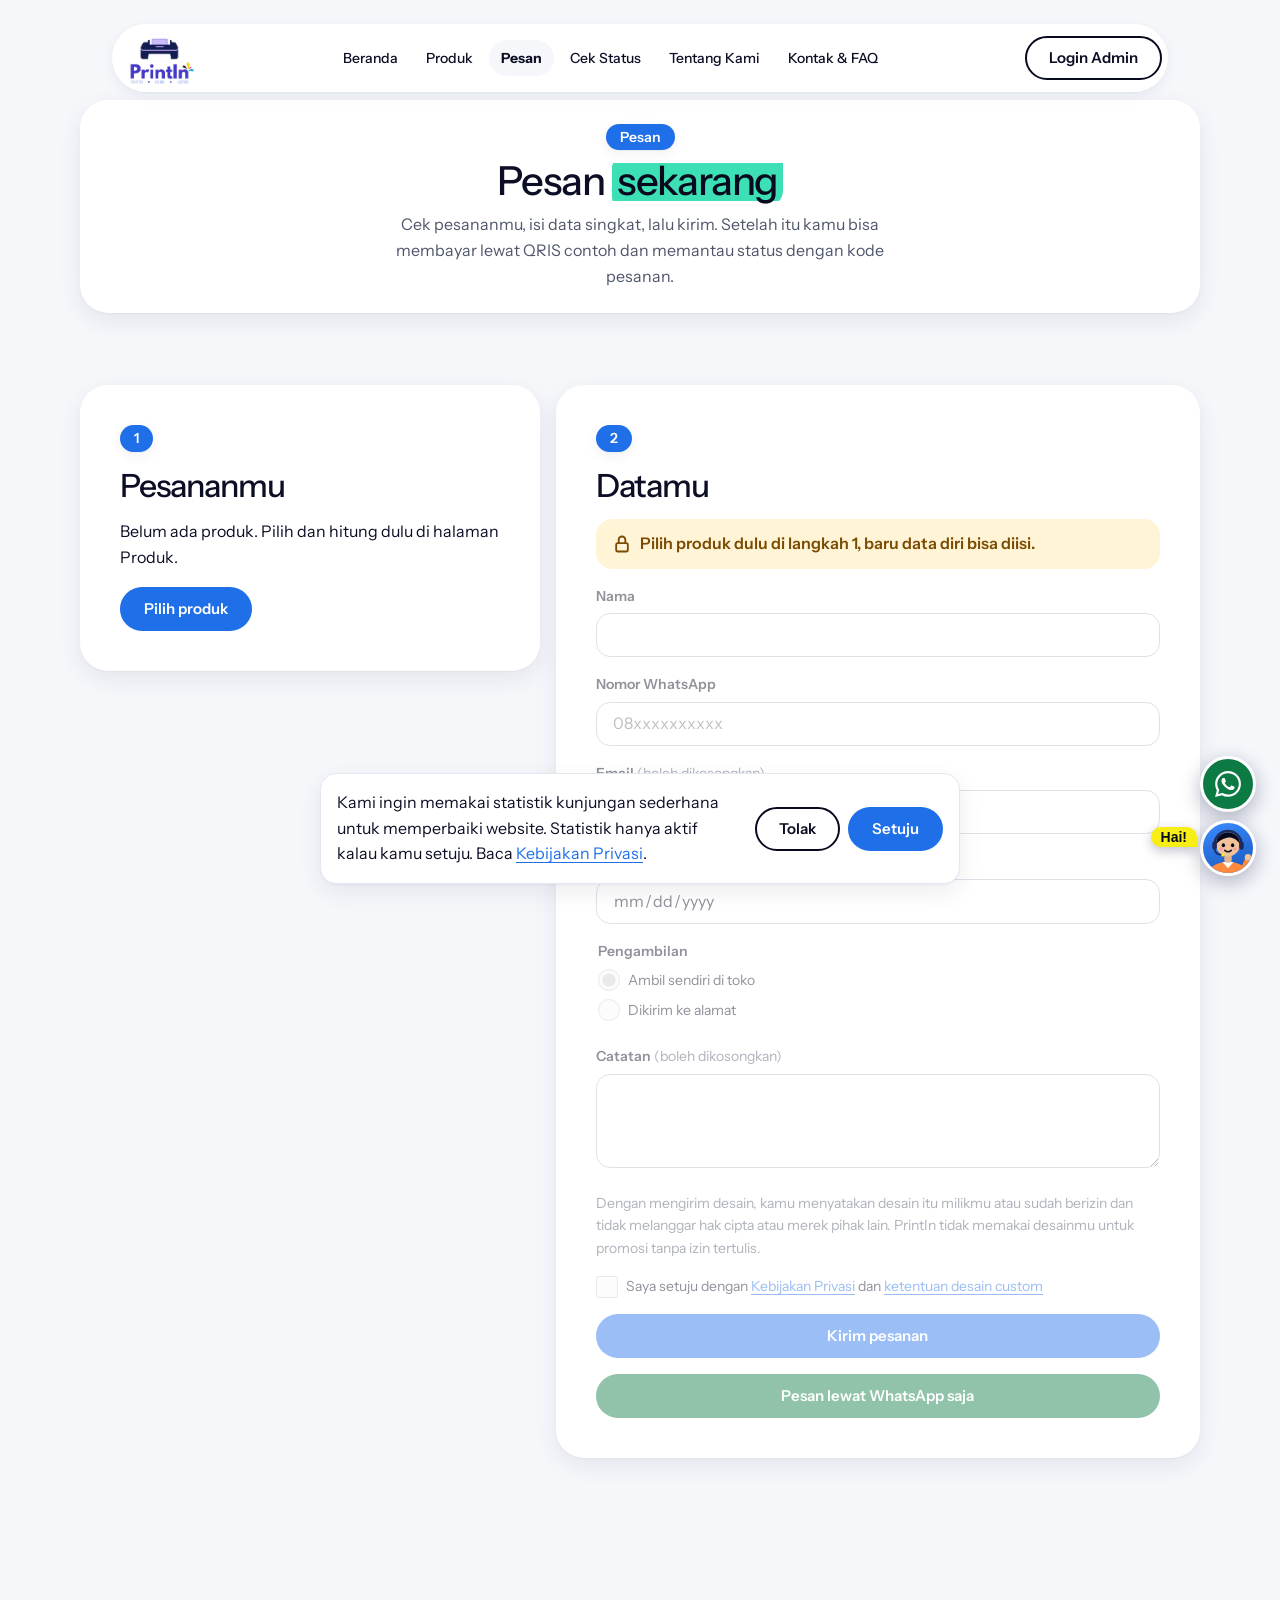
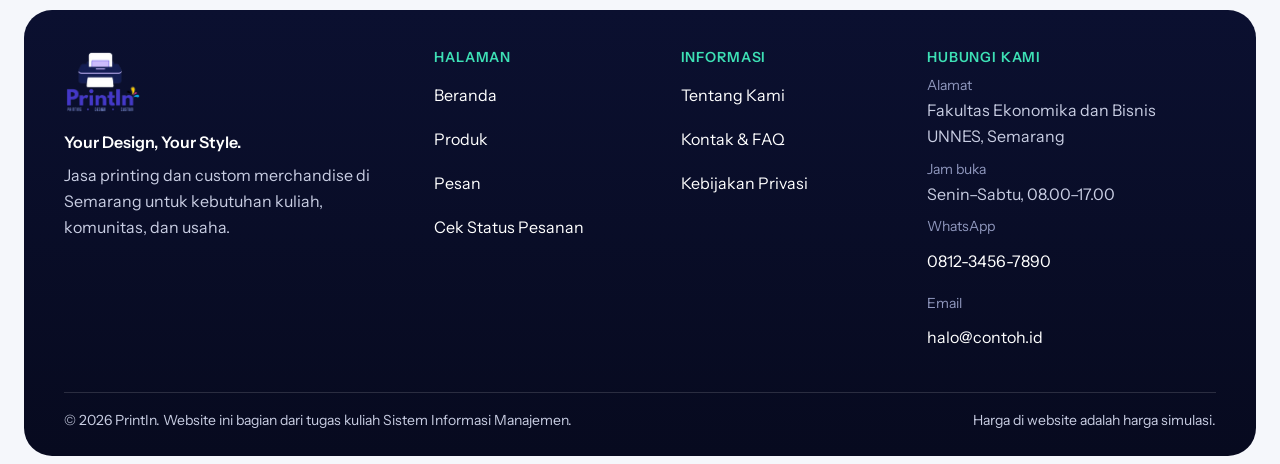
<file: pesan.html>
<!DOCTYPE html>
<html lang="id">
<head>
  <meta charset="UTF-8">
  <meta name="viewport" content="width=device-width, initial-scale=1">
  <title>Pesan Cetak — PrintIn</title>
  <meta name="description" content="Isi form pesanan cetak PrintIn.">
  <script>document.documentElement.classList.add('js')</script>
  <link rel="stylesheet" href="css/style.css?v=9">
  <link rel="icon" type="image/png" href="img/printin-logo.png">
</head>
<body>
  <a class="lewati-konten" href="#konten">Lewati ke konten</a>

  <header class="header-situs">
    <div class="wadah">
      <div class="pil-nav">
        <a class="logo" href="index.html" aria-label="PrintIn, ke beranda"><img class="logo-gambar" src="img/printin-logo.png" alt="PrintIn" width="61" height="48"></a>
        <nav aria-label="Menu utama">
          <ul class="menu-utama" id="menu-utama">
            <li><a href="index.html">Beranda</a></li>
            <li><a href="produk.html">Produk</a></li>
            <li><a href="pesan.html">Pesan</a></li>
            <li><a href="status.html">Cek Status</a></li>
            <li><a href="tentang.html">Tentang Kami</a></li>
            <li><a href="kontak.html">Kontak &amp; FAQ</a></li>
            <li class="hanya-hp"><a href="admin.html">Login Admin</a></li>
          </ul>
        </nav>
        <div class="aksi-nav">
          <a class="btn btn-garis btn-masuk" href="admin.html">Login Admin</a>
          <button class="tombol-menu" type="button" aria-expanded="false" aria-controls="menu-utama" aria-label="Buka menu">
            <span class="garis"></span><span class="garis"></span><span class="garis"></span>
          </button>
        </div>
      </div>
    </div>
  </header>

  <main id="konten">
    <section class="wadah judul-halaman" aria-labelledby="judul-pesan">
      <div class="kartu judul-kartu reveal">
        <span class="pil">Pesan</span>
        <h1 id="judul-pesan">Pesan <span class="sorot sorot-tosca">sekarang</span></h1>
        <p class="lead">Cek pesananmu, isi data singkat, lalu kirim. Setelah itu kamu bisa membayar lewat QRIS contoh dan memantau status dengan kode pesanan.</p>
      </div>
    </section>

    <section class="wadah bagian" aria-label="Form pemesanan">
      <div class="pesan-grid">
        <!-- Langkah 1: produk yang dipesan (dari kalkulator di halaman Produk) -->
        <aside class="kartu kartu-pad ringkasan-pesan reveal" aria-labelledby="judul-isi-pesanan">
          <span class="pil">1</span>
          <h2 id="judul-isi-pesanan">Pesananmu</h2>
          <div id="pesanan-kosong" hidden>
            <p>Belum ada produk. Pilih dan hitung dulu di halaman Produk.</p>
            <a class="btn btn-utama" href="produk.html#kalkulator">Pilih produk</a>
          </div>
          <div id="pesanan-isi" hidden>
            <ul class="daftar-bersih daftar-ringkas" id="daftar-pesanan"></ul>
            <div class="hasil-total">
              <span id="pesanan-label-total">Perkiraan total</span>
              <strong id="pesanan-total">Rp0</strong>
            </div>
            <p class="catatan-kecil">Harga simulasi. Harga akhir dikonfirmasi admin. <a id="tautan-ubah" href="produk.html#kalkulator">Ubah di kalkulator</a></p>
          </div>
        </aside>

        <!-- Langkah 2: data pemesan -->
        <form class="kartu kartu-pad" id="form-pesan" novalidate aria-labelledby="judul-data">
          <span class="pil">2</span>
          <h2 id="judul-data">Datamu</h2>

          <!-- Terkunci sampai produk dipilih di langkah 1 (diatur js/pesan.js) -->
          <p class="info-kunci-data" id="info-kunci-data" role="status" hidden>
            <svg viewBox="0 0 24 24" width="20" height="20" fill="none" stroke="currentColor" stroke-width="2.2" stroke-linecap="round" stroke-linejoin="round" aria-hidden="true"><rect x="5" y="11" width="14" height="10" rx="2"/><path d="M8 11V7a4 4 0 0 1 8 0v4"/></svg>
            <span>Pilih produk dulu di langkah 1, baru data diri bisa diisi.</span>
          </p>
          <fieldset class="isian-data" id="isian-data">
            <legend class="sr-saja">Data pemesan</legend>

          <div class="field">
            <label for="pesan-nama">Nama</label>
            <input id="pesan-nama" name="nama" type="text" autocomplete="name" aria-describedby="galat-pesan-nama">
            <p class="pesan-galat" id="galat-pesan-nama" hidden></p>
          </div>

          <div class="field">
            <label for="pesan-wa">Nomor WhatsApp</label>
            <input id="pesan-wa" name="wa" type="tel" inputmode="tel" autocomplete="tel" placeholder="08xxxxxxxxxx" aria-describedby="galat-pesan-wa">
            <p class="pesan-galat" id="galat-pesan-wa" hidden></p>
          </div>

          <div class="field">
            <label for="pesan-email">Email <span class="opsional-teks">(boleh dikosongkan)</span></label>
            <input id="pesan-email" name="email" type="email" autocomplete="email" aria-describedby="galat-pesan-email">
            <p class="pesan-galat" id="galat-pesan-email" hidden></p>
          </div>

          <fieldset class="field desain-per-item" id="blok-desain" hidden>
            <legend><span id="judul-desain">File desain</span> <span class="lencana-desain" id="lencana-desain">Wajib</span></legend>
            <p class="petunjuk" id="petunjuk-file">Format PDF, PNG, atau JPG, maksimal 10 MB. Resolusi disarankan minimal 300 dpi. Kalau file perlu diperbaiki, admin akan menghubungimu lewat WhatsApp.</p>
            <div id="daftar-desain"></div>
            <div class="field">
              <label for="pesan-link">Atau tempel link Google Drive</label>
              <input id="pesan-link" name="linkFile" type="url" inputmode="url" placeholder="https://drive.google.com/..." aria-describedby="galat-pesan-link">
              <p class="petunjuk">Pastikan akses link diatur "Siapa saja yang memiliki link".</p>
              <p class="pesan-galat" id="galat-pesan-link" hidden></p>
            </div>
          </fieldset>

          <div class="field">
            <label for="pesan-tanggal">Tanggal dibutuhkan <span class="opsional-teks">(boleh dikosongkan)</span></label>
            <input id="pesan-tanggal" name="tanggal" type="date" aria-describedby="galat-pesan-tanggal">
            <p class="pesan-galat" id="galat-pesan-tanggal" hidden></p>
          </div>

          <fieldset class="field pilihan-ambil">
            <legend>Pengambilan</legend>
            <label class="centang"><input type="radio" name="ambil" value="ambil" checked> <span>Ambil sendiri di toko</span></label>
            <label class="centang"><input type="radio" name="ambil" value="kirim"> <span>Dikirim ke alamat</span></label>
          </fieldset>

          <div class="field" id="blok-alamat" hidden>
            <label for="pesan-alamat">Alamat pengiriman</label>
            <textarea id="pesan-alamat" name="alamat" rows="3" autocomplete="street-address" placeholder="Contoh: Jl. Pandanaran No. 12, RT 03/RW 05, Kel. Mugassari, Kec. Semarang Selatan, Kota Semarang, 50249" aria-describedby="petunjuk-pesan-alamat galat-pesan-alamat"></textarea>
            <p class="petunjuk" id="petunjuk-pesan-alamat">Tulis lengkap: nama jalan + nomor rumah, RT/RW, kelurahan, kecamatan, kota, dan kode pos. Boleh tambah patokan, mis. "sebelah warung biru".</p>
            <p class="pesan-galat" id="galat-pesan-alamat" hidden></p>
          </div>

          <div class="field">
            <label for="pesan-catatan">Catatan <span class="opsional-teks">(boleh dikosongkan)</span></label>
            <textarea id="pesan-catatan" name="catatan" rows="3" maxlength="500"></textarea>
          </div>

          <p class="catatan-kecil" id="ketentuan-desain-kecil">Dengan mengirim desain, kamu menyatakan desain itu milikmu atau sudah berizin dan tidak melanggar hak cipta atau merek pihak lain. PrintIn tidak memakai desainmu untuk promosi tanpa izin tertulis.</p>

          <div class="field">
            <label class="centang">
              <input id="pesan-setuju" name="setuju" type="checkbox" aria-describedby="galat-pesan-setuju">
              <span>Saya setuju dengan <a href="privasi.html" target="_blank" rel="noopener">Kebijakan Privasi</a> dan <a href="privasi.html#ketentuan-desain" target="_blank" rel="noopener">ketentuan desain custom</a></span>
            </label>
            <p class="pesan-galat" id="galat-pesan-setuju" hidden></p>
          </div>

          <button class="btn btn-utama btn-penuh" type="submit">Kirim pesanan</button>
          <button class="btn btn-wa btn-penuh" type="button" id="btn-wa-pesan">Pesan lewat WhatsApp saja</button>
          <p class="catatan-kecil" id="info-mode-contoh" hidden>Server pesanan belum tersambung (mode contoh). Pesananmu tidak disimpan, jadi selesaikan lewat WhatsApp.</p>
          </fieldset>
        </form>
      </div>
    </section>
  </main>

  <footer class="footer-situs">
    <div class="footer-grid">
      <div class="footer-merek">
        <a class="logo" href="index.html" aria-label="PrintIn, ke beranda"><img class="logo-gambar" src="img/printin-logo.png" alt="PrintIn" width="61" height="48"></a>
        <p class="footer-tagline">Your Design, Your Style.</p>
        <p>Jasa printing dan custom merchandise di Semarang untuk kebutuhan kuliah, komunitas, dan usaha.</p>
      </div>
      <nav aria-label="Tautan footer">
        <h2>Halaman</h2>
        <ul>
          <li><a href="index.html">Beranda</a></li>
          <li><a href="produk.html">Produk</a></li>
          <li><a href="pesan.html">Pesan</a></li>
          <li><a href="status.html">Cek Status Pesanan</a></li>
        </ul>
      </nav>
      <nav aria-label="Informasi">
        <h2>Informasi</h2>
        <ul>
          <li><a href="tentang.html">Tentang Kami</a></li>
          <li><a href="kontak.html">Kontak &amp; FAQ</a></li>
          <li><a href="privasi.html">Kebijakan Privasi</a></li>
        </ul>
      </nav>
      <div>
        <h2>Hubungi kami</h2>
        <ul class="footer-kontak">
          <li><span class="footer-label">Alamat</span><span data-config="alamat">Fakultas Ekonomika dan Bisnis UNNES, Semarang</span></li>
          <li><span class="footer-label">Jam buka</span><span data-config="jamBuka">Senin–Sabtu, 08.00–17.00</span></li>
          <li><span class="footer-label">WhatsApp</span><a data-kontak="wa" data-config="waTampil" href="#" target="_blank" rel="noopener">0812-3456-7890</a></li>
          <li><span class="footer-label">Email</span><a data-kontak="email" data-config="email" href="#">halo@contoh.id</a></li>
        </ul>
      </div>
    </div>
    <div class="footer-bawah">
      <p>&copy; <span data-tahun>2026</span> PrintIn. Website ini bagian dari tugas kuliah Sistem Informasi Manajemen.</p>
      <p>Harga di website adalah harga simulasi.</p>
    </div>
  </footer>

  <script src="js/config.js"></script>
  <script src="js/main.js?v=4"></script>
  <script src="js/chatbot.js?v=7"></script>
  <script src="js/kalkulator.js"></script>
  <script src="js/produk.js"></script>
  <script src="js/pesan.js?v=5"></script>
</body>
</html>
</file>
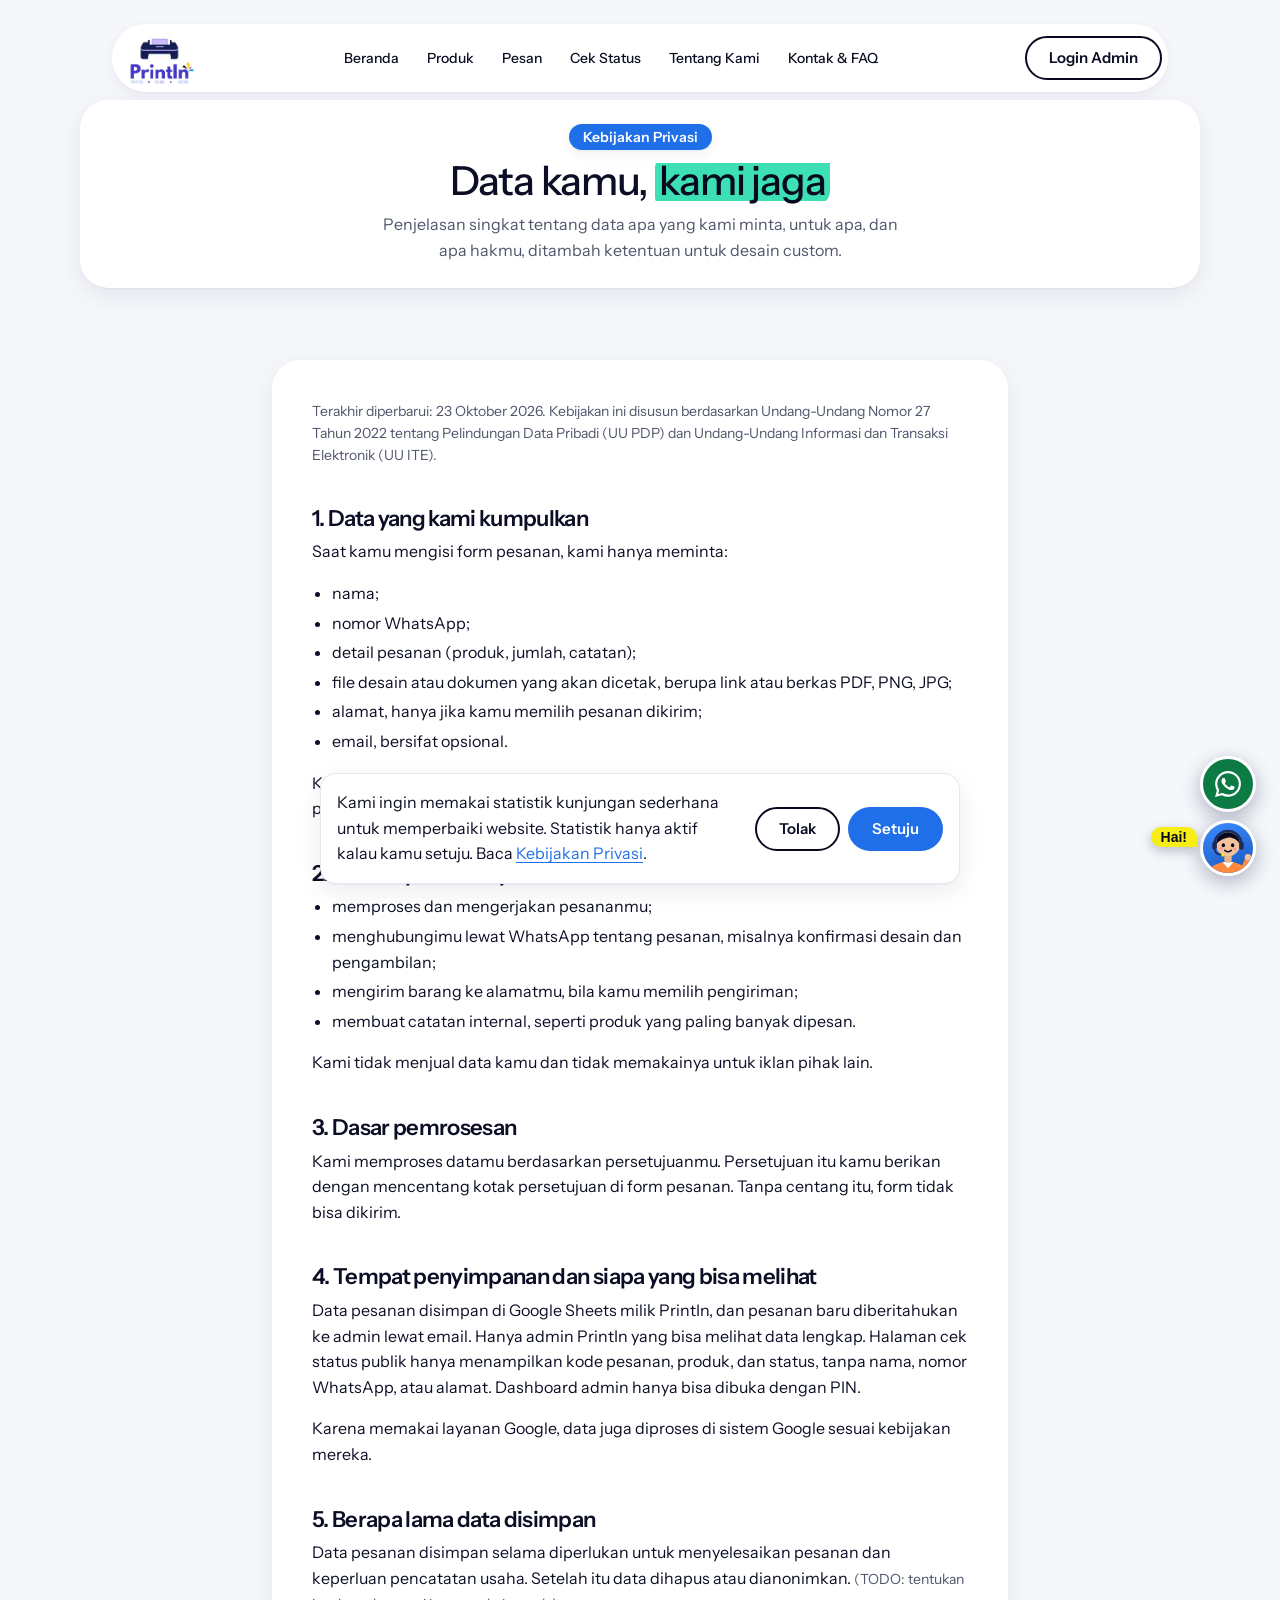
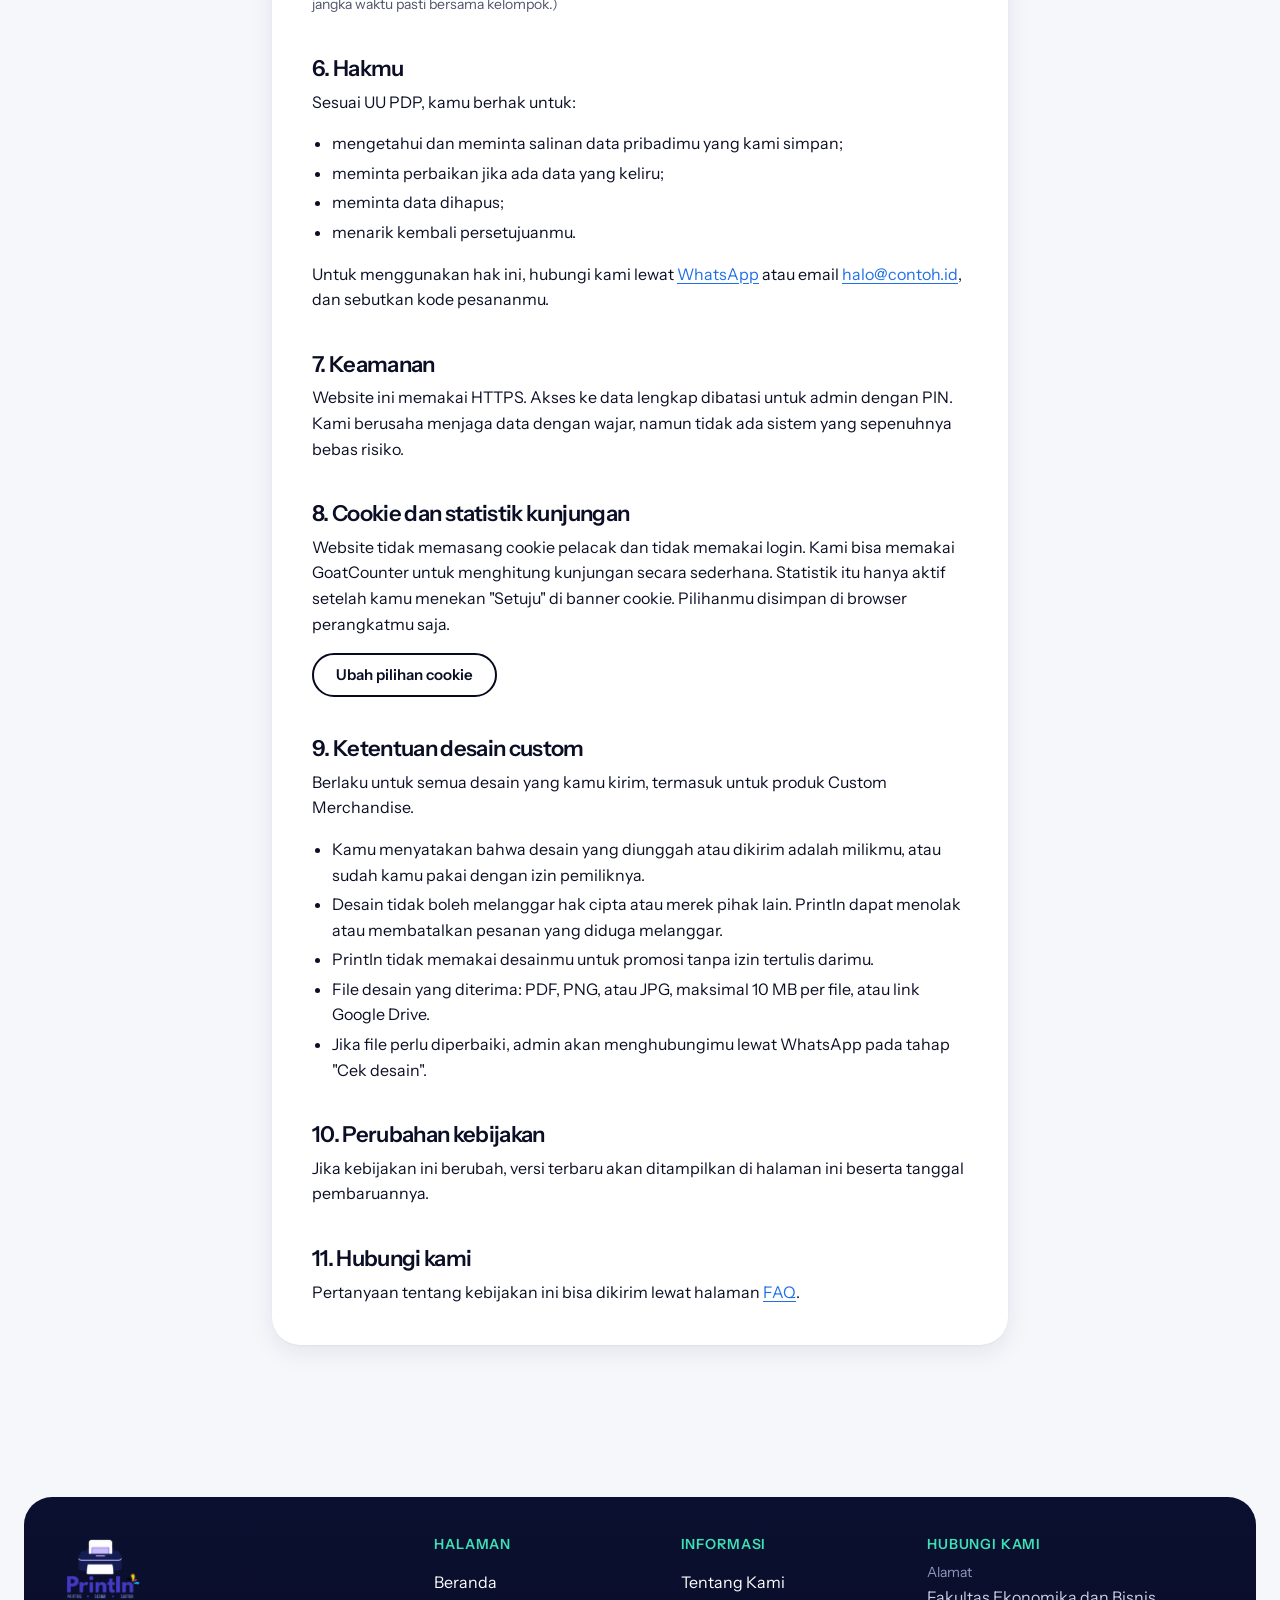
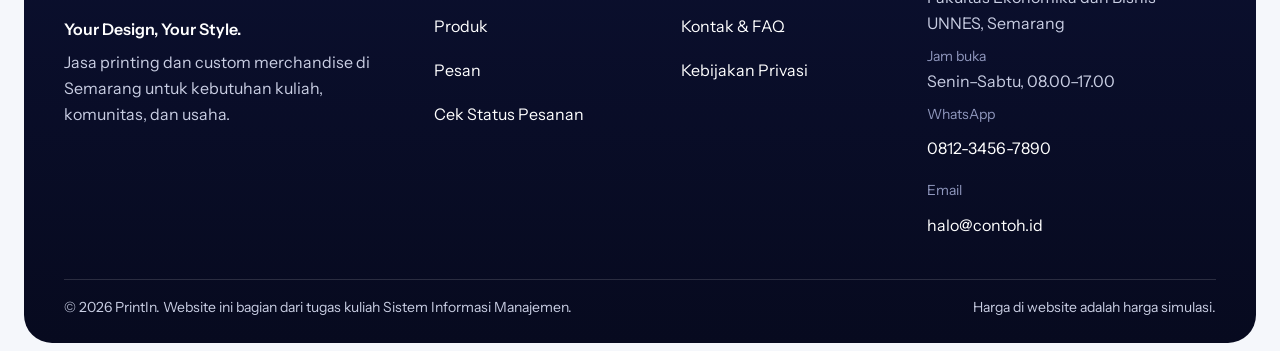
<file: privasi.html>
<!DOCTYPE html>
<html lang="id">
<head>
  <meta charset="UTF-8">
  <meta name="viewport" content="width=device-width, initial-scale=1">
  <title>Kebijakan Privasi — PrintIn</title>
  <meta name="description" content="Kebijakan privasi PrintIn berdasarkan UU Pelindungan Data Pribadi.">
  <script>document.documentElement.classList.add('js')</script>
  <link rel="stylesheet" href="css/style.css?v=9">
  <link rel="icon" type="image/png" href="img/printin-logo.png">
</head>
<body>
  <a class="lewati-konten" href="#konten">Lewati ke konten</a>

  <header class="header-situs">
    <div class="wadah">
      <div class="pil-nav">
        <a class="logo" href="index.html" aria-label="PrintIn, ke beranda"><img class="logo-gambar" src="img/printin-logo.png" alt="PrintIn" width="61" height="48"></a>
        <nav aria-label="Menu utama">
          <ul class="menu-utama" id="menu-utama">
            <li><a href="index.html">Beranda</a></li>
            <li><a href="produk.html">Produk</a></li>
            <li><a href="pesan.html">Pesan</a></li>
            <li><a href="status.html">Cek Status</a></li>
            <li><a href="tentang.html">Tentang Kami</a></li>
            <li><a href="kontak.html">Kontak &amp; FAQ</a></li>
            <li class="hanya-hp"><a href="admin.html">Login Admin</a></li>
          </ul>
        </nav>
        <div class="aksi-nav">
          <a class="btn btn-garis btn-masuk" href="admin.html">Login Admin</a>
          <button class="tombol-menu" type="button" aria-expanded="false" aria-controls="menu-utama" aria-label="Buka menu">
            <span class="garis"></span><span class="garis"></span><span class="garis"></span>
          </button>
        </div>
      </div>
    </div>
  </header>

  <main id="konten">
    <section class="wadah judul-halaman" aria-labelledby="judul-privasi">
      <div class="kartu judul-kartu reveal">
        <span class="pil">Kebijakan Privasi</span>
        <h1 id="judul-privasi">Data kamu, <span class="sorot sorot-tosca">kami jaga</span></h1>
        <p class="lead">Penjelasan singkat tentang data apa yang kami minta, untuk apa, dan apa hakmu, ditambah ketentuan untuk desain custom.</p>
      </div>
    </section>

    <!-- TODO: kebijakan ini draf untuk tugas kuliah. Pemilik PrintIn perlu meninjau masa simpan data dan hal lain sebelum dipakai sungguhan. -->
    <section class="wadah bagian">
      <article class="kartu kartu-pad prosa reveal">
        <p class="catatan-kecil">Terakhir diperbarui: 23 Oktober 2026. Kebijakan ini disusun berdasarkan Undang-Undang Nomor 27 Tahun 2022 tentang Pelindungan Data Pribadi (UU PDP) dan Undang-Undang Informasi dan Transaksi Elektronik (UU ITE).</p>

        <h2>1. Data yang kami kumpulkan</h2>
        <p>Saat kamu mengisi form pesanan, kami hanya meminta:</p>
        <ul>
          <li>nama;</li>
          <li>nomor WhatsApp;</li>
          <li>detail pesanan (produk, jumlah, catatan);</li>
          <li>file desain atau dokumen yang akan dicetak, berupa link atau berkas PDF, PNG, JPG;</li>
          <li>alamat, hanya jika kamu memilih pesanan dikirim;</li>
          <li>email, bersifat opsional.</li>
        </ul>
        <p>Kami <strong>tidak pernah meminta</strong> NIK, foto KTP, tanggal lahir, foto diri, atau data kartu pembayaran.</p>

        <h2>2. Untuk apa data dipakai</h2>
        <ul>
          <li>memproses dan mengerjakan pesananmu;</li>
          <li>menghubungimu lewat WhatsApp tentang pesanan, misalnya konfirmasi desain dan pengambilan;</li>
          <li>mengirim barang ke alamatmu, bila kamu memilih pengiriman;</li>
          <li>membuat catatan internal, seperti produk yang paling banyak dipesan.</li>
        </ul>
        <p>Kami tidak menjual data kamu dan tidak memakainya untuk iklan pihak lain.</p>

        <h2>3. Dasar pemrosesan</h2>
        <p>Kami memproses datamu berdasarkan persetujuanmu. Persetujuan itu kamu berikan dengan mencentang kotak persetujuan di form pesanan. Tanpa centang itu, form tidak bisa dikirim.</p>

        <h2>4. Tempat penyimpanan dan siapa yang bisa melihat</h2>
        <p>Data pesanan disimpan di Google Sheets milik PrintIn, dan pesanan baru diberitahukan ke admin lewat email. Hanya admin PrintIn yang bisa melihat data lengkap. Halaman cek status publik hanya menampilkan kode pesanan, produk, dan status, tanpa nama, nomor WhatsApp, atau alamat. Dashboard admin hanya bisa dibuka dengan PIN.</p>
        <p>Karena memakai layanan Google, data juga diproses di sistem Google sesuai kebijakan mereka.</p>

        <h2>5. Berapa lama data disimpan</h2>
        <p>Data pesanan disimpan selama diperlukan untuk menyelesaikan pesanan dan keperluan pencatatan usaha. Setelah itu data dihapus atau dianonimkan. <span class="catatan-kecil">(TODO: tentukan jangka waktu pasti bersama kelompok.)</span></p>

        <h2>6. Hakmu</h2>
        <p>Sesuai UU PDP, kamu berhak untuk:</p>
        <ul>
          <li>mengetahui dan meminta salinan data pribadimu yang kami simpan;</li>
          <li>meminta perbaikan jika ada data yang keliru;</li>
          <li>meminta data dihapus;</li>
          <li>menarik kembali persetujuanmu.</li>
        </ul>
        <p>Untuk menggunakan hak ini, hubungi kami lewat <a data-kontak="wa" href="#" target="_blank" rel="noopener">WhatsApp</a> atau email <a data-kontak="email" href="#"><span data-config="email">halo@contoh.id</span></a>, dan sebutkan kode pesananmu.</p>

        <h2>7. Keamanan</h2>
        <p>Website ini memakai HTTPS. Akses ke data lengkap dibatasi untuk admin dengan PIN. Kami berusaha menjaga data dengan wajar, namun tidak ada sistem yang sepenuhnya bebas risiko.</p>

        <h2 id="cookie">8. Cookie dan statistik kunjungan</h2>
        <p>Website tidak memasang cookie pelacak dan tidak memakai login. Kami bisa memakai GoatCounter untuk menghitung kunjungan secara sederhana. Statistik itu hanya aktif setelah kamu menekan "Setuju" di banner cookie. Pilihanmu disimpan di browser perangkatmu saja.</p>
        <p><button class="btn btn-garis" type="button" data-ubah-cookie>Ubah pilihan cookie</button></p>

        <h2 id="ketentuan-desain">9. Ketentuan desain custom</h2>
        <p>Berlaku untuk semua desain yang kamu kirim, termasuk untuk produk Custom Merchandise.</p>
        <ul>
          <li>Kamu menyatakan bahwa desain yang diunggah atau dikirim adalah milikmu, atau sudah kamu pakai dengan izin pemiliknya.</li>
          <li>Desain tidak boleh melanggar hak cipta atau merek pihak lain. PrintIn dapat menolak atau membatalkan pesanan yang diduga melanggar.</li>
          <li>PrintIn tidak memakai desainmu untuk promosi tanpa izin tertulis darimu.</li>
          <li>File desain yang diterima: PDF, PNG, atau JPG, maksimal 10 MB per file, atau link Google Drive.</li>
          <li>Jika file perlu diperbaiki, admin akan menghubungimu lewat WhatsApp pada tahap "Cek desain".</li>
        </ul>

        <h2>10. Perubahan kebijakan</h2>
        <p>Jika kebijakan ini berubah, versi terbaru akan ditampilkan di halaman ini beserta tanggal pembaruannya.</p>

        <h2>11. Hubungi kami</h2>
        <p>Pertanyaan tentang kebijakan ini bisa dikirim lewat halaman <a href="kontak.html">FAQ</a>.</p>
      </article>
    </section>
  </main>

  <footer class="footer-situs">
    <div class="footer-grid">
      <div class="footer-merek">
        <a class="logo" href="index.html" aria-label="PrintIn, ke beranda"><img class="logo-gambar" src="img/printin-logo.png" alt="PrintIn" width="61" height="48"></a>
        <p class="footer-tagline">Your Design, Your Style.</p>
        <p>Jasa printing dan custom merchandise di Semarang untuk kebutuhan kuliah, komunitas, dan usaha.</p>
      </div>
      <nav aria-label="Tautan footer">
        <h2>Halaman</h2>
        <ul>
          <li><a href="index.html">Beranda</a></li>
          <li><a href="produk.html">Produk</a></li>
          <li><a href="pesan.html">Pesan</a></li>
          <li><a href="status.html">Cek Status Pesanan</a></li>
        </ul>
      </nav>
      <nav aria-label="Informasi">
        <h2>Informasi</h2>
        <ul>
          <li><a href="tentang.html">Tentang Kami</a></li>
          <li><a href="kontak.html">Kontak &amp; FAQ</a></li>
          <li><a href="privasi.html">Kebijakan Privasi</a></li>
        </ul>
      </nav>
      <div>
        <h2>Hubungi kami</h2>
        <ul class="footer-kontak">
          <li><span class="footer-label">Alamat</span><span data-config="alamat">Fakultas Ekonomika dan Bisnis UNNES, Semarang</span></li>
          <li><span class="footer-label">Jam buka</span><span data-config="jamBuka">Senin–Sabtu, 08.00–17.00</span></li>
          <li><span class="footer-label">WhatsApp</span><a data-kontak="wa" data-config="waTampil" href="#" target="_blank" rel="noopener">0812-3456-7890</a></li>
          <li><span class="footer-label">Email</span><a data-kontak="email" data-config="email" href="#">halo@contoh.id</a></li>
        </ul>
      </div>
    </div>
    <div class="footer-bawah">
      <p>&copy; <span data-tahun>2026</span> PrintIn. Website ini bagian dari tugas kuliah Sistem Informasi Manajemen.</p>
      <p>Harga di website adalah harga simulasi.</p>
    </div>
  </footer>

  <script src="js/config.js"></script>
  <script src="js/main.js?v=4"></script>
  <script src="js/chatbot.js?v=7"></script>
</body>
</html>
</file>
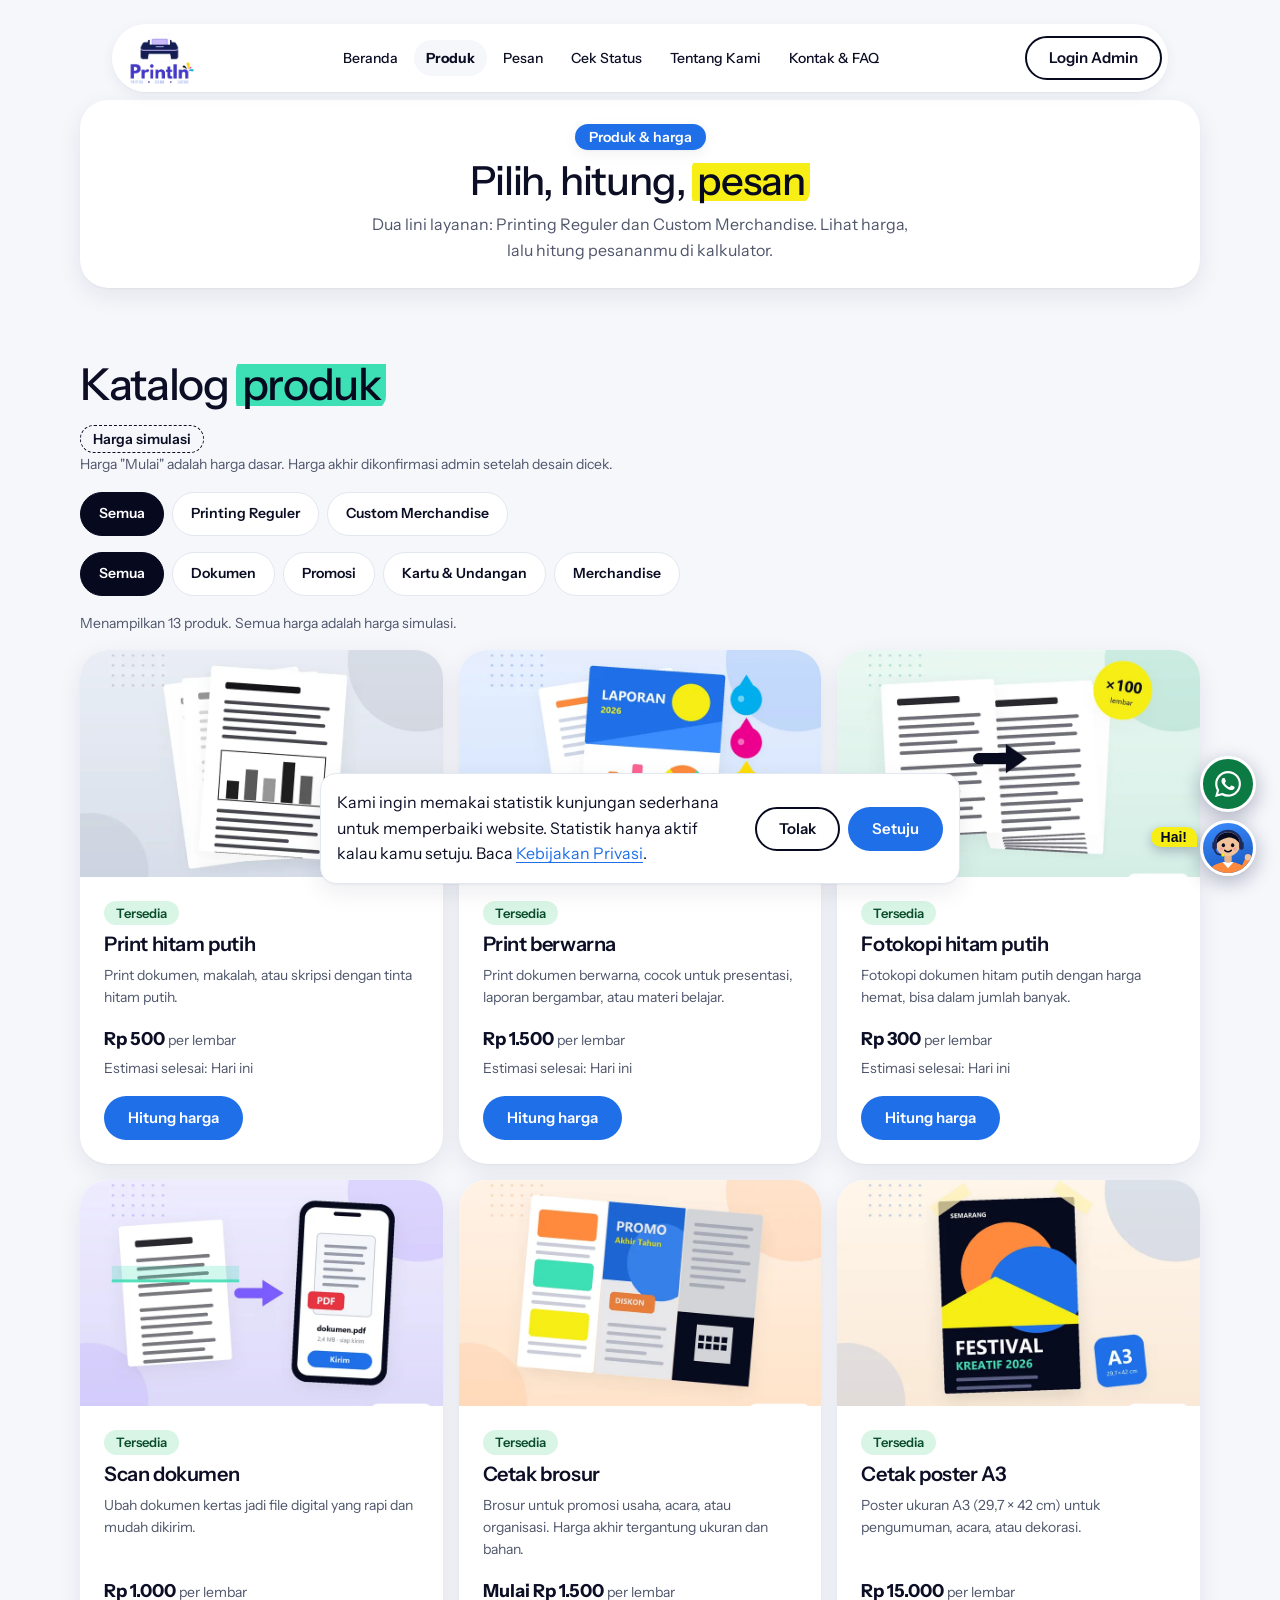
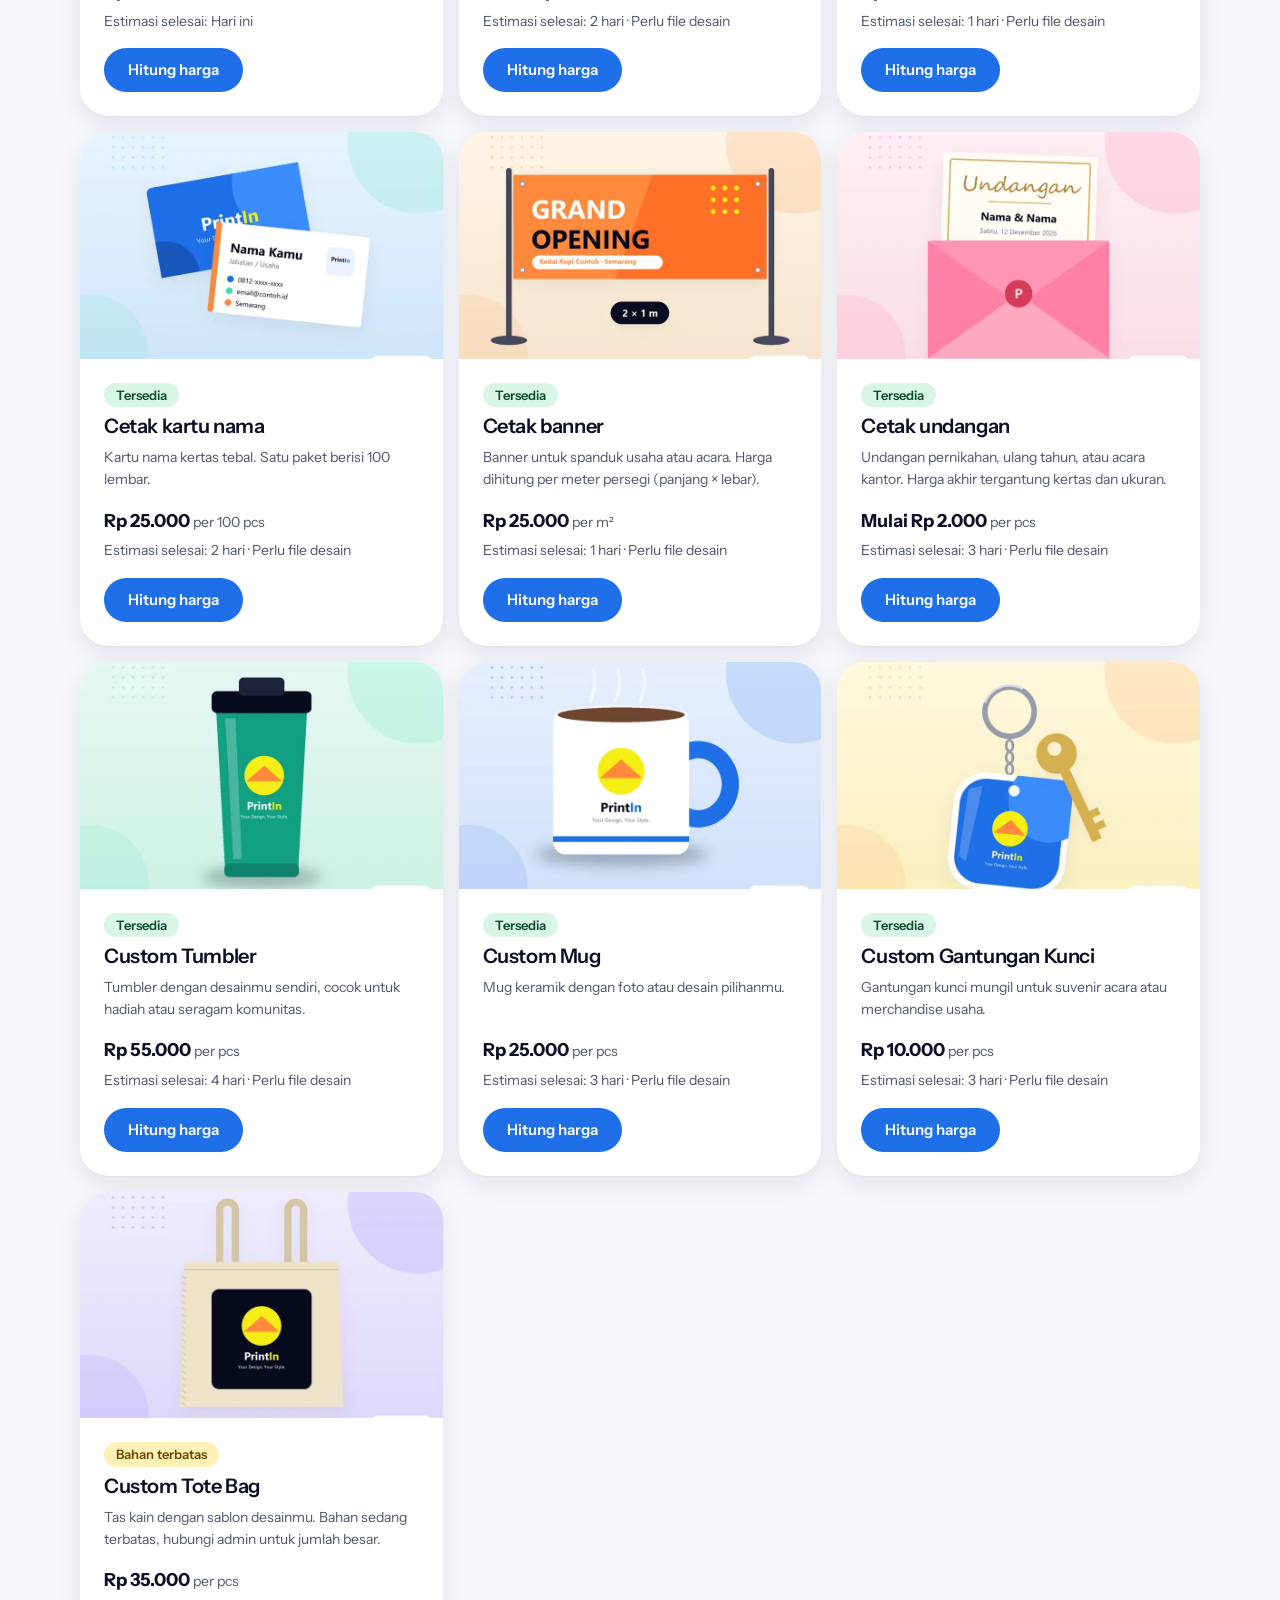
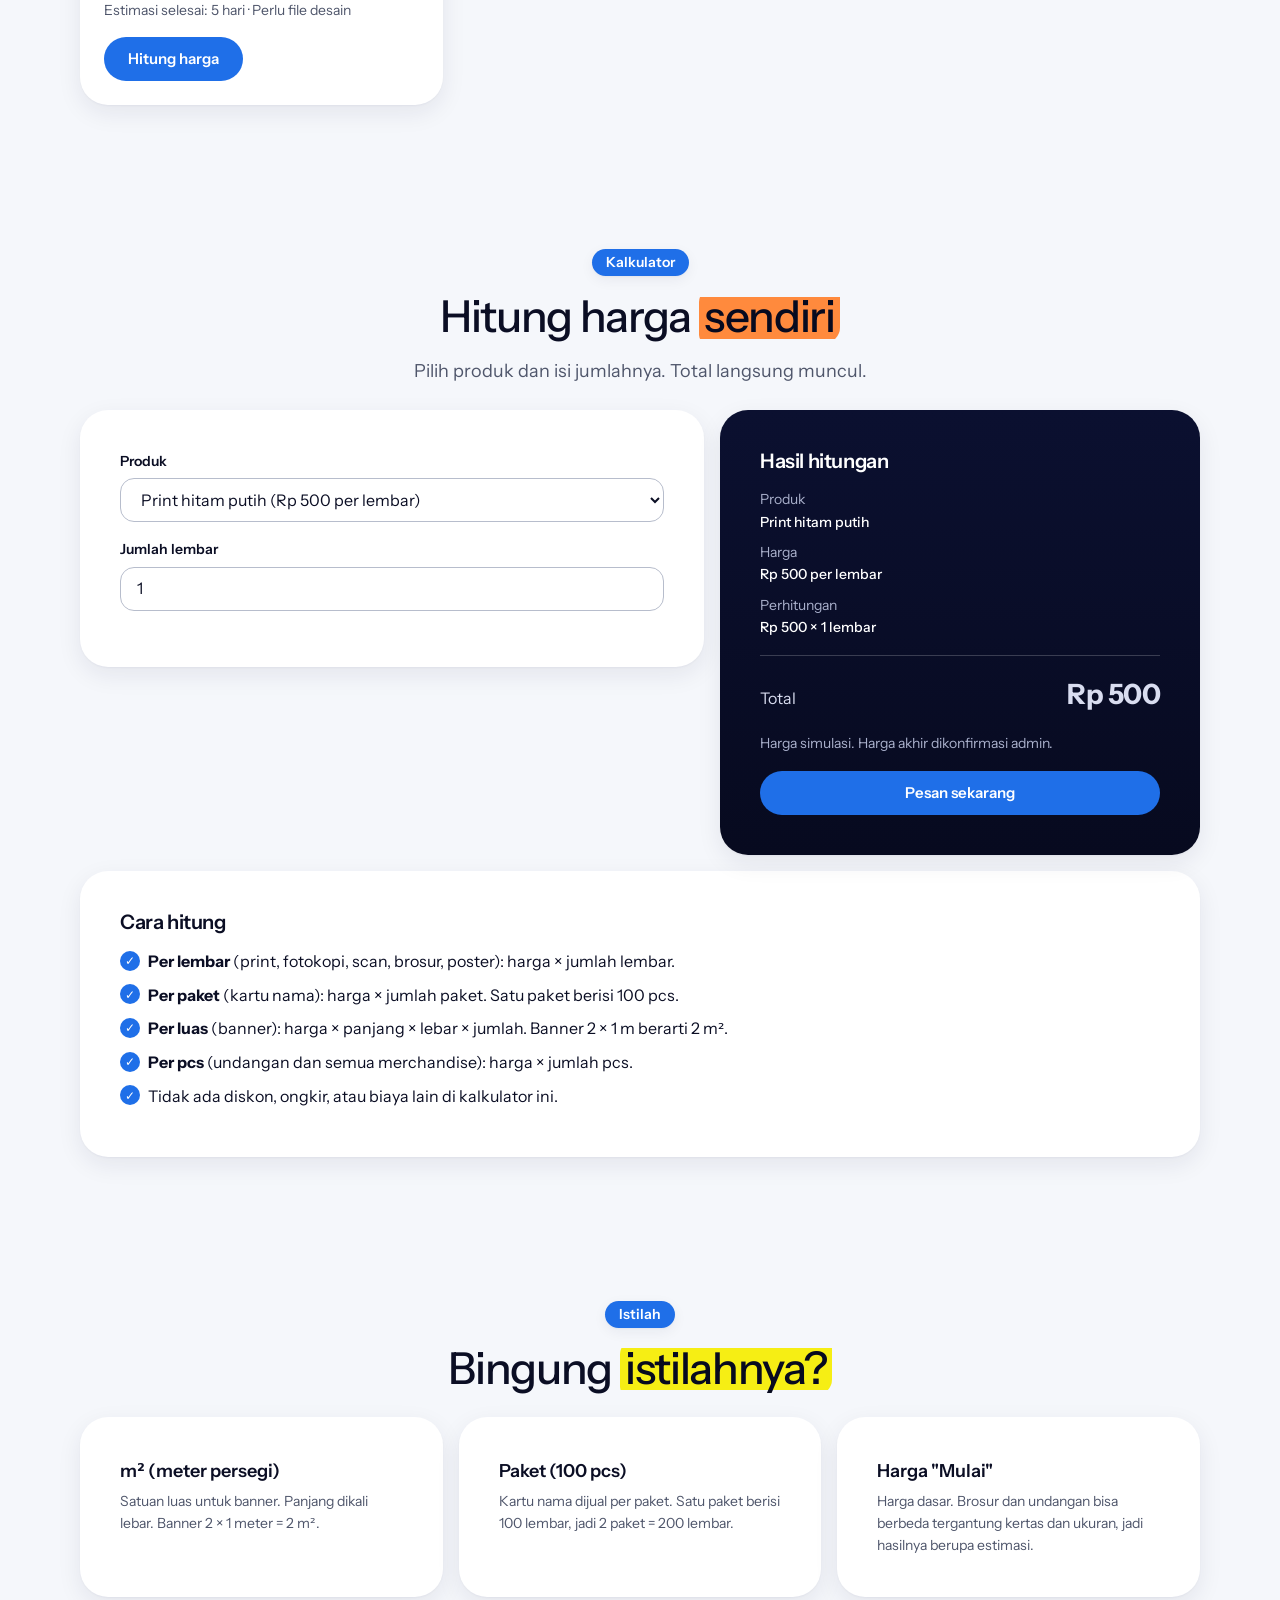
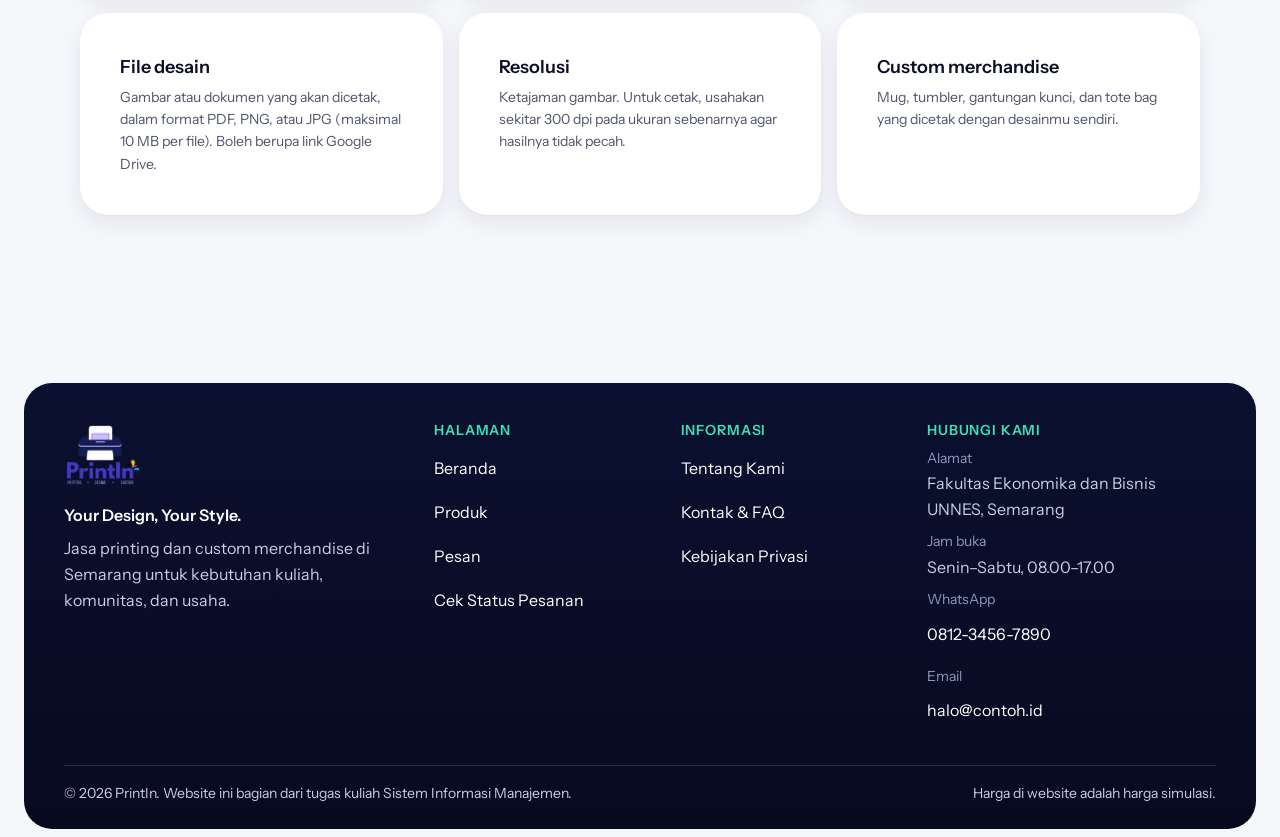
<file: produk.html>
<!DOCTYPE html>
<html lang="id">
<head>
  <meta charset="UTF-8">
  <meta name="viewport" content="width=device-width, initial-scale=1">
  <title>Produk dan Harga — PrintIn</title>
  <meta name="description" content="Katalog produk cetak dan kalkulator harga PrintIn.">
  <script>document.documentElement.classList.add('js')</script>
  <link rel="stylesheet" href="css/style.css?v=9">
  <link rel="icon" type="image/png" href="img/printin-logo.png">
</head>
<body>
  <a class="lewati-konten" href="#konten">Lewati ke konten</a>

  <header class="header-situs">
    <div class="wadah">
      <div class="pil-nav">
        <a class="logo" href="index.html" aria-label="PrintIn, ke beranda"><img class="logo-gambar" src="img/printin-logo.png" alt="PrintIn" width="61" height="48"></a>
        <nav aria-label="Menu utama">
          <ul class="menu-utama" id="menu-utama">
            <li><a href="index.html">Beranda</a></li>
            <li><a href="produk.html">Produk</a></li>
            <li><a href="pesan.html">Pesan</a></li>
            <li><a href="status.html">Cek Status</a></li>
            <li><a href="tentang.html">Tentang Kami</a></li>
            <li><a href="kontak.html">Kontak &amp; FAQ</a></li>
            <li class="hanya-hp"><a href="admin.html">Login Admin</a></li>
          </ul>
        </nav>
        <div class="aksi-nav">
          <a class="btn btn-garis btn-masuk" href="admin.html">Login Admin</a>
          <button class="tombol-menu" type="button" aria-expanded="false" aria-controls="menu-utama" aria-label="Buka menu">
            <span class="garis"></span><span class="garis"></span><span class="garis"></span>
          </button>
        </div>
      </div>
    </div>
  </header>

  <main id="konten">
    <section class="wadah judul-halaman" aria-labelledby="judul-produk">
      <div class="kartu judul-kartu reveal">
        <span class="pil">Produk &amp; harga</span>
        <h1 id="judul-produk">Pilih, hitung, <span class="sorot">pesan</span></h1>
        <p class="lead">Dua lini layanan: Printing Reguler dan Custom Merchandise. Lihat harga, lalu hitung pesananmu di kalkulator.</p>
      </div>
    </section>

    <!-- Katalog. Harga simulasi; data dari Google Sheets (atau data contoh bila server belum tersambung) -->
    <section class="wadah bagian" aria-labelledby="judul-katalog">
      <div class="judul-baris reveal">
        <h2 id="judul-katalog">Katalog <span class="sorot sorot-tosca">produk</span></h2>
        <span class="label-contoh">Harga simulasi</span>
      </div>
      <p class="catatan-kecil">Harga "Mulai" adalah harga dasar. Harga akhir dikonfirmasi admin setelah desain dicek.</p>
      <div class="filter-kategori" id="filter-lini" role="group" aria-label="Pilih lini layanan"></div>
      <div class="filter-kategori" id="filter-kategori" role="group" aria-label="Pilih kategori"></div>
      <p class="catatan-kecil" id="info-katalog" role="status"></p>
      <ul class="daftar-bersih katalog" id="katalog"></ul>
      <noscript><p class="pesan-info">Katalog butuh JavaScript. Hubungi kami lewat <a href="kontak.html">WhatsApp</a> untuk daftar harga.</p></noscript>
    </section>

    <!-- Kalkulator harga -->
    <section class="wadah bagian" id="kalkulator" aria-labelledby="judul-kalkulator" tabindex="-1">
      <div class="tengah reveal">
        <span class="pil">Kalkulator</span>
        <h2 id="judul-kalkulator">Hitung harga <span class="sorot sorot-oranye">sendiri</span></h2>
        <p class="lead">Pilih produk dan isi jumlahnya. Total langsung muncul.</p>
      </div>

      <div class="kalkulator-grid">
        <form class="kartu kartu-pad" id="form-kalkulator" onsubmit="return false" novalidate aria-label="Form kalkulator harga">
          <div class="field">
            <label for="kal-produk">Produk</label>
            <select id="kal-produk"></select>
          </div>

          <div id="kal-blok-luas" class="baris-dua" hidden>
            <div class="field">
              <label for="kal-panjang">Panjang (meter)</label>
              <input id="kal-panjang" type="number" inputmode="decimal" min="0.1" max="20" step="0.1" value="2" aria-describedby="galat-kal-panjang">
              <p class="pesan-galat" id="galat-kal-panjang" hidden></p>
            </div>
            <div class="field">
              <label for="kal-lebar">Lebar (meter)</label>
              <input id="kal-lebar" type="number" inputmode="decimal" min="0.1" max="20" step="0.1" value="1" aria-describedby="galat-kal-lebar">
              <p class="pesan-galat" id="galat-kal-lebar" hidden></p>
            </div>
          </div>

          <div class="field">
            <label for="kal-jumlah" id="kal-label-jumlah">Jumlah</label>
            <input id="kal-jumlah" type="number" inputmode="numeric" min="1" max="10000" step="1" value="1" aria-describedby="galat-kal-jumlah">
            <p class="pesan-galat" id="galat-kal-jumlah" hidden></p>
          </div>

          <p class="petunjuk" id="kal-catatan-mulai" hidden>Produk ini berharga "Mulai", jadi hasilnya berupa estimasi.</p>
          <p class="petunjuk" id="kal-catatan-desain" hidden>Produk ini perlu file desain. Kamu bisa mengunggah file atau melampirkan link-nya di halaman Pesan.</p>
        </form>

        <aside class="kartu kartu-pad hasil-kalkulator" aria-labelledby="judul-hasil">
          <h3 id="judul-hasil">Hasil hitungan</h3>
          <dl class="rincian-hitung" id="hasil-rincian"></dl>
          <div class="hasil-total">
            <span id="label-total">Total</span>
            <strong id="hasil-total" aria-live="polite">—</strong>
          </div>
          <p class="catatan-kecil">Harga simulasi. Harga akhir dikonfirmasi admin.</p>
          <div class="hasil-aksi">
            <button class="btn btn-utama" type="button" id="btn-pesan">Pesan sekarang</button>
          </div>
          <p class="info-form" id="info-kalkulator" role="status" hidden></p>
        </aside>
      </div>

      <!-- Cara hitung: rumus dibuka agar harga terasa jelas -->
      <div class="kartu kartu-pad cara-hitung reveal">
        <h3>Cara hitung</h3>
        <ul class="daftar-ceklis daftar-bersih">
          <li><strong>Per lembar</strong> (print, fotokopi, scan, brosur, poster): harga × jumlah lembar.</li>
          <li><strong>Per paket</strong> (kartu nama): harga × jumlah paket. Satu paket berisi 100 pcs.</li>
          <li><strong>Per luas</strong> (banner): harga × panjang × lebar × jumlah. Banner 2 × 1 m berarti 2 m².</li>
          <li><strong>Per pcs</strong> (undangan dan semua merchandise): harga × jumlah pcs.</li>
          <li>Tidak ada diskon, ongkir, atau biaya lain di kalkulator ini.</li>
        </ul>
      </div>
    </section>

    <!-- Istilah -->
    <section class="wadah bagian" aria-labelledby="judul-istilah">
      <div class="tengah reveal">
        <span class="pil">Istilah</span>
        <h2 id="judul-istilah">Bingung <span class="sorot">istilahnya?</span></h2>
      </div>
      <dl class="kisi kisi-3 istilah" data-urut>
        <div class="kartu kartu-pad"><dt>m² (meter persegi)</dt><dd>Satuan luas untuk banner. Panjang dikali lebar. Banner 2 × 1 meter = 2 m².</dd></div>
        <div class="kartu kartu-pad"><dt>Paket (100 pcs)</dt><dd>Kartu nama dijual per paket. Satu paket berisi 100 lembar, jadi 2 paket = 200 lembar.</dd></div>
        <div class="kartu kartu-pad"><dt>Harga "Mulai"</dt><dd>Harga dasar. Brosur dan undangan bisa berbeda tergantung kertas dan ukuran, jadi hasilnya berupa estimasi.</dd></div>
        <div class="kartu kartu-pad"><dt>File desain</dt><dd>Gambar atau dokumen yang akan dicetak, dalam format PDF, PNG, atau JPG (maksimal 10 MB per file). Boleh berupa link Google Drive.</dd></div>
        <div class="kartu kartu-pad"><dt>Resolusi</dt><dd>Ketajaman gambar. Untuk cetak, usahakan sekitar 300 dpi pada ukuran sebenarnya agar hasilnya tidak pecah.</dd></div>
        <div class="kartu kartu-pad"><dt>Custom merchandise</dt><dd>Mug, tumbler, gantungan kunci, dan tote bag yang dicetak dengan desainmu sendiri.</dd></div>
      </dl>
    </section>
  </main>

  <footer class="footer-situs">
    <div class="footer-grid">
      <div class="footer-merek">
        <a class="logo" href="index.html" aria-label="PrintIn, ke beranda"><img class="logo-gambar" src="img/printin-logo.png" alt="PrintIn" width="61" height="48"></a>
        <p class="footer-tagline">Your Design, Your Style.</p>
        <p>Jasa printing dan custom merchandise di Semarang untuk kebutuhan kuliah, komunitas, dan usaha.</p>
      </div>
      <nav aria-label="Tautan footer">
        <h2>Halaman</h2>
        <ul>
          <li><a href="index.html">Beranda</a></li>
          <li><a href="produk.html">Produk</a></li>
          <li><a href="pesan.html">Pesan</a></li>
          <li><a href="status.html">Cek Status Pesanan</a></li>
        </ul>
      </nav>
      <nav aria-label="Informasi">
        <h2>Informasi</h2>
        <ul>
          <li><a href="tentang.html">Tentang Kami</a></li>
          <li><a href="kontak.html">Kontak &amp; FAQ</a></li>
          <li><a href="privasi.html">Kebijakan Privasi</a></li>
        </ul>
      </nav>
      <div>
        <h2>Hubungi kami</h2>
        <ul class="footer-kontak">
          <li><span class="footer-label">Alamat</span><span data-config="alamat">Fakultas Ekonomika dan Bisnis UNNES, Semarang</span></li>
          <li><span class="footer-label">Jam buka</span><span data-config="jamBuka">Senin–Sabtu, 08.00–17.00</span></li>
          <li><span class="footer-label">WhatsApp</span><a data-kontak="wa" data-config="waTampil" href="#" target="_blank" rel="noopener">0812-3456-7890</a></li>
          <li><span class="footer-label">Email</span><a data-kontak="email" data-config="email" href="#">halo@contoh.id</a></li>
        </ul>
      </div>
    </div>
    <div class="footer-bawah">
      <p>&copy; <span data-tahun>2026</span> PrintIn. Website ini bagian dari tugas kuliah Sistem Informasi Manajemen.</p>
      <p>Harga di website adalah harga simulasi.</p>
    </div>
  </footer>

  <script src="js/config.js"></script>
  <script src="js/main.js?v=4"></script>
  <script src="js/chatbot.js?v=7"></script>
  <script src="js/kalkulator.js"></script>
  <script src="js/produk.js"></script>
</body>
</html>
</file>
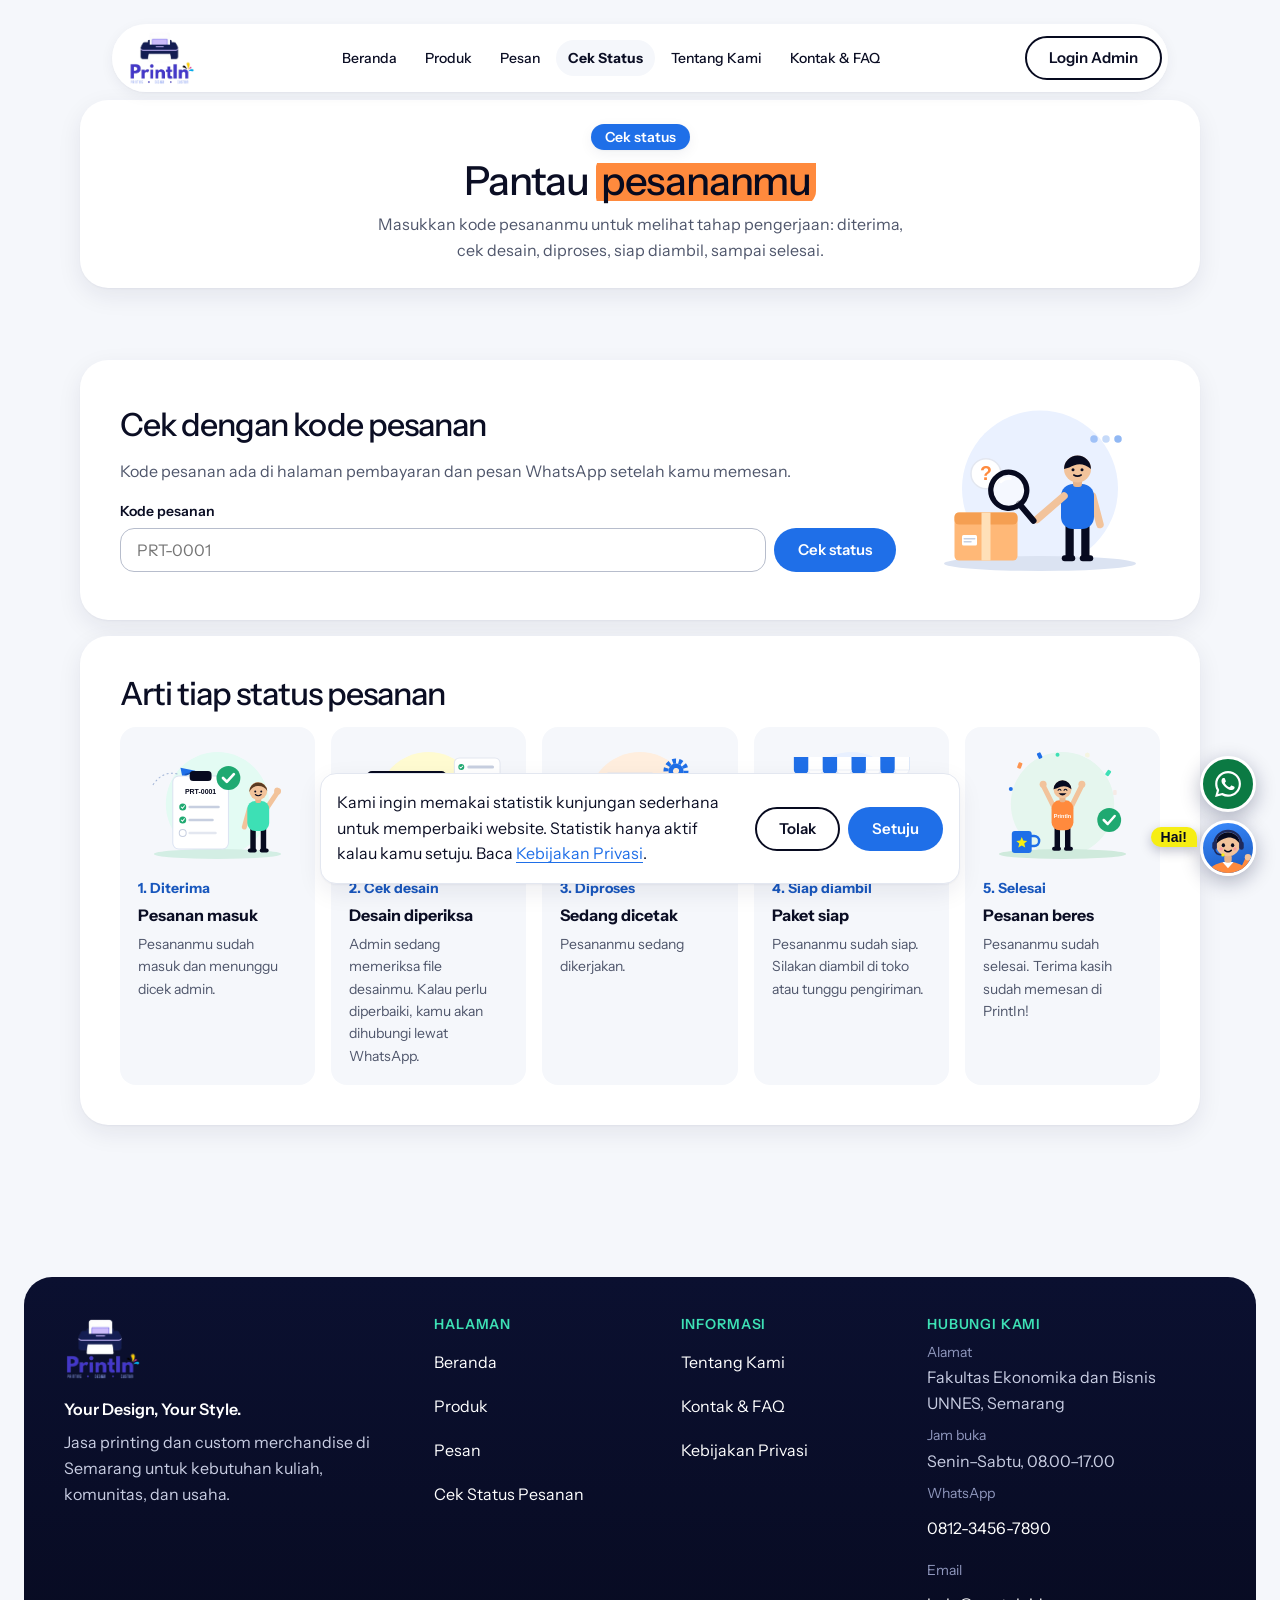
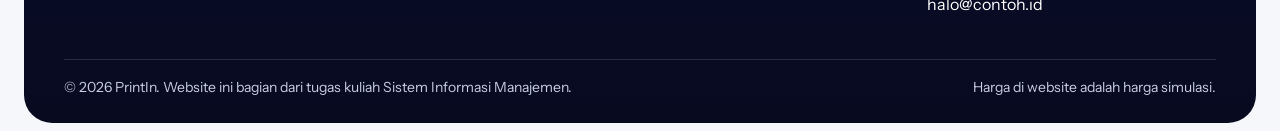
<file: status.html>
<!DOCTYPE html>
<html lang="id">
<head>
  <meta charset="UTF-8">
  <meta name="viewport" content="width=device-width, initial-scale=1">
  <title>Cek Status Pesanan — PrintIn</title>
  <meta name="description" content="Cek status pesanan cetak Anda dengan kode pesanan.">
  <script>document.documentElement.classList.add('js')</script>
  <link rel="stylesheet" href="css/style.css?v=9">
  <link rel="icon" type="image/png" href="img/printin-logo.png">
</head>
<body>
  <a class="lewati-konten" href="#konten">Lewati ke konten</a>

  <header class="header-situs">
    <div class="wadah">
      <div class="pil-nav">
        <a class="logo" href="index.html" aria-label="PrintIn, ke beranda"><img class="logo-gambar" src="img/printin-logo.png" alt="PrintIn" width="61" height="48"></a>
        <nav aria-label="Menu utama">
          <ul class="menu-utama" id="menu-utama">
            <li><a href="index.html">Beranda</a></li>
            <li><a href="produk.html">Produk</a></li>
            <li><a href="pesan.html">Pesan</a></li>
            <li><a href="status.html">Cek Status</a></li>
            <li><a href="tentang.html">Tentang Kami</a></li>
            <li><a href="kontak.html">Kontak &amp; FAQ</a></li>
            <li class="hanya-hp"><a href="admin.html">Login Admin</a></li>
          </ul>
        </nav>
        <div class="aksi-nav">
          <a class="btn btn-garis btn-masuk" href="admin.html">Login Admin</a>
          <button class="tombol-menu" type="button" aria-expanded="false" aria-controls="menu-utama" aria-label="Buka menu">
            <span class="garis"></span><span class="garis"></span><span class="garis"></span>
          </button>
        </div>
      </div>
    </div>
  </header>

  <main id="konten">
    <section class="wadah judul-halaman" aria-labelledby="judul-status">
      <div class="kartu judul-kartu reveal">
        <span class="pil">Cek status</span>
        <h1 id="judul-status">Pantau <span class="sorot sorot-oranye">pesananmu</span></h1>
        <p class="lead">Masukkan kode pesananmu untuk melihat tahap pengerjaan: diterima, cek desain, diproses, siap diambil, sampai selesai.</p>
      </div>
    </section>

    <section class="wadah bagian" aria-label="Status pesanan">
      <!-- Cek lewat kode (tanpa data pribadi) -->
      <form class="kartu kartu-pad cek-kode" id="form-cek" novalidate aria-labelledby="judul-cek">
        <div class="cek-kode-isi">
          <h2 id="judul-cek">Cek dengan kode pesanan</h2>
          <p class="cek-kode-bantu">Kode pesanan ada di halaman pembayaran dan pesan WhatsApp setelah kamu memesan.</p>
          <div class="cek-kode-baris">
            <div class="field">
              <label for="cek-kode">Kode pesanan</label>
              <input id="cek-kode" type="text" placeholder="PRT-0001" autocomplete="off" autocapitalize="characters" aria-describedby="galat-cek-kode">
            </div>
            <button class="btn btn-utama" type="submit">Cek status</button>
          </div>
          <p class="pesan-galat" id="galat-cek-kode" hidden></p>
        </div>
        <img class="cek-kode-gambar" id="gambar-mencari" src="img/status/mencari.svg" alt="Ilustrasi orang memakai kaca pembesar mencari paket pesanan" width="320" height="240">
      </form>

      <!-- Detail satu pesanan -->
      <article class="kartu kartu-pad detail-pesanan" id="detail-pesanan" aria-live="polite" hidden></article>

      <!-- Arti tiap status, masing-masing bergambar -->
      <section class="kartu kartu-pad panduan-tahap" aria-labelledby="judul-panduan-tahap">
        <h2 id="judul-panduan-tahap">Arti tiap status pesanan</h2>
        <ol class="panduan-tahap-daftar" id="panduan-tahap"></ol>
      </section>
    </section>
  </main>

  <footer class="footer-situs">
    <div class="footer-grid">
      <div class="footer-merek">
        <a class="logo" href="index.html" aria-label="PrintIn, ke beranda"><img class="logo-gambar" src="img/printin-logo.png" alt="PrintIn" width="61" height="48"></a>
        <p class="footer-tagline">Your Design, Your Style.</p>
        <p>Jasa printing dan custom merchandise di Semarang untuk kebutuhan kuliah, komunitas, dan usaha.</p>
      </div>
      <nav aria-label="Tautan footer">
        <h2>Halaman</h2>
        <ul>
          <li><a href="index.html">Beranda</a></li>
          <li><a href="produk.html">Produk</a></li>
          <li><a href="pesan.html">Pesan</a></li>
          <li><a href="status.html">Cek Status Pesanan</a></li>
        </ul>
      </nav>
      <nav aria-label="Informasi">
        <h2>Informasi</h2>
        <ul>
          <li><a href="tentang.html">Tentang Kami</a></li>
          <li><a href="kontak.html">Kontak &amp; FAQ</a></li>
          <li><a href="privasi.html">Kebijakan Privasi</a></li>
        </ul>
      </nav>
      <div>
        <h2>Hubungi kami</h2>
        <ul class="footer-kontak">
          <li><span class="footer-label">Alamat</span><span data-config="alamat">Fakultas Ekonomika dan Bisnis UNNES, Semarang</span></li>
          <li><span class="footer-label">Jam buka</span><span data-config="jamBuka">Senin–Sabtu, 08.00–17.00</span></li>
          <li><span class="footer-label">WhatsApp</span><a data-kontak="wa" data-config="waTampil" href="#" target="_blank" rel="noopener">0812-3456-7890</a></li>
          <li><span class="footer-label">Email</span><a data-kontak="email" data-config="email" href="#">halo@contoh.id</a></li>
        </ul>
      </div>
    </div>
    <div class="footer-bawah">
      <p>&copy; <span data-tahun>2026</span> PrintIn. Website ini bagian dari tugas kuliah Sistem Informasi Manajemen.</p>
      <p>Harga di website adalah harga simulasi.</p>
    </div>
  </footer>

  <script src="js/config.js"></script>
  <script src="js/main.js?v=4"></script>
  <script src="js/chatbot.js?v=7"></script>
  <script src="js/struk.js?v=1"></script>
  <script src="js/status.js?v=4"></script>
</body>
</html>
</file>
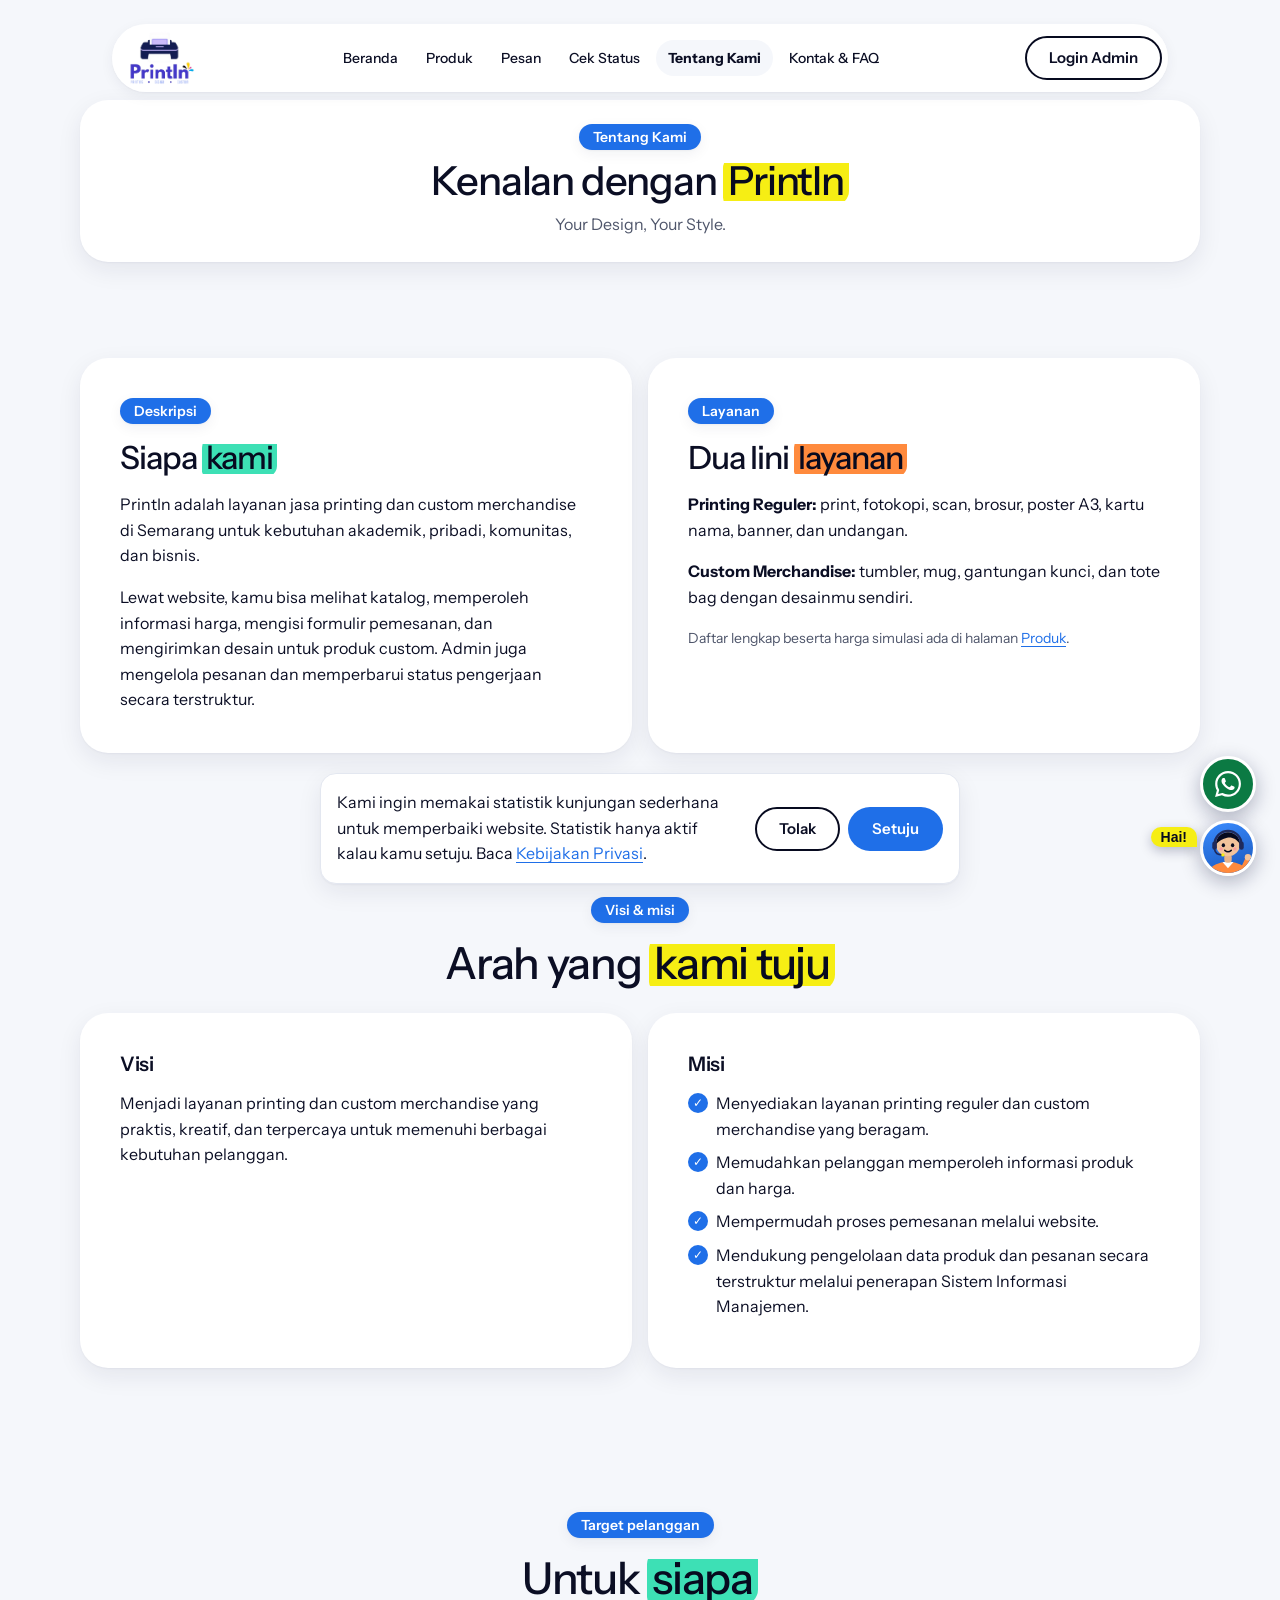
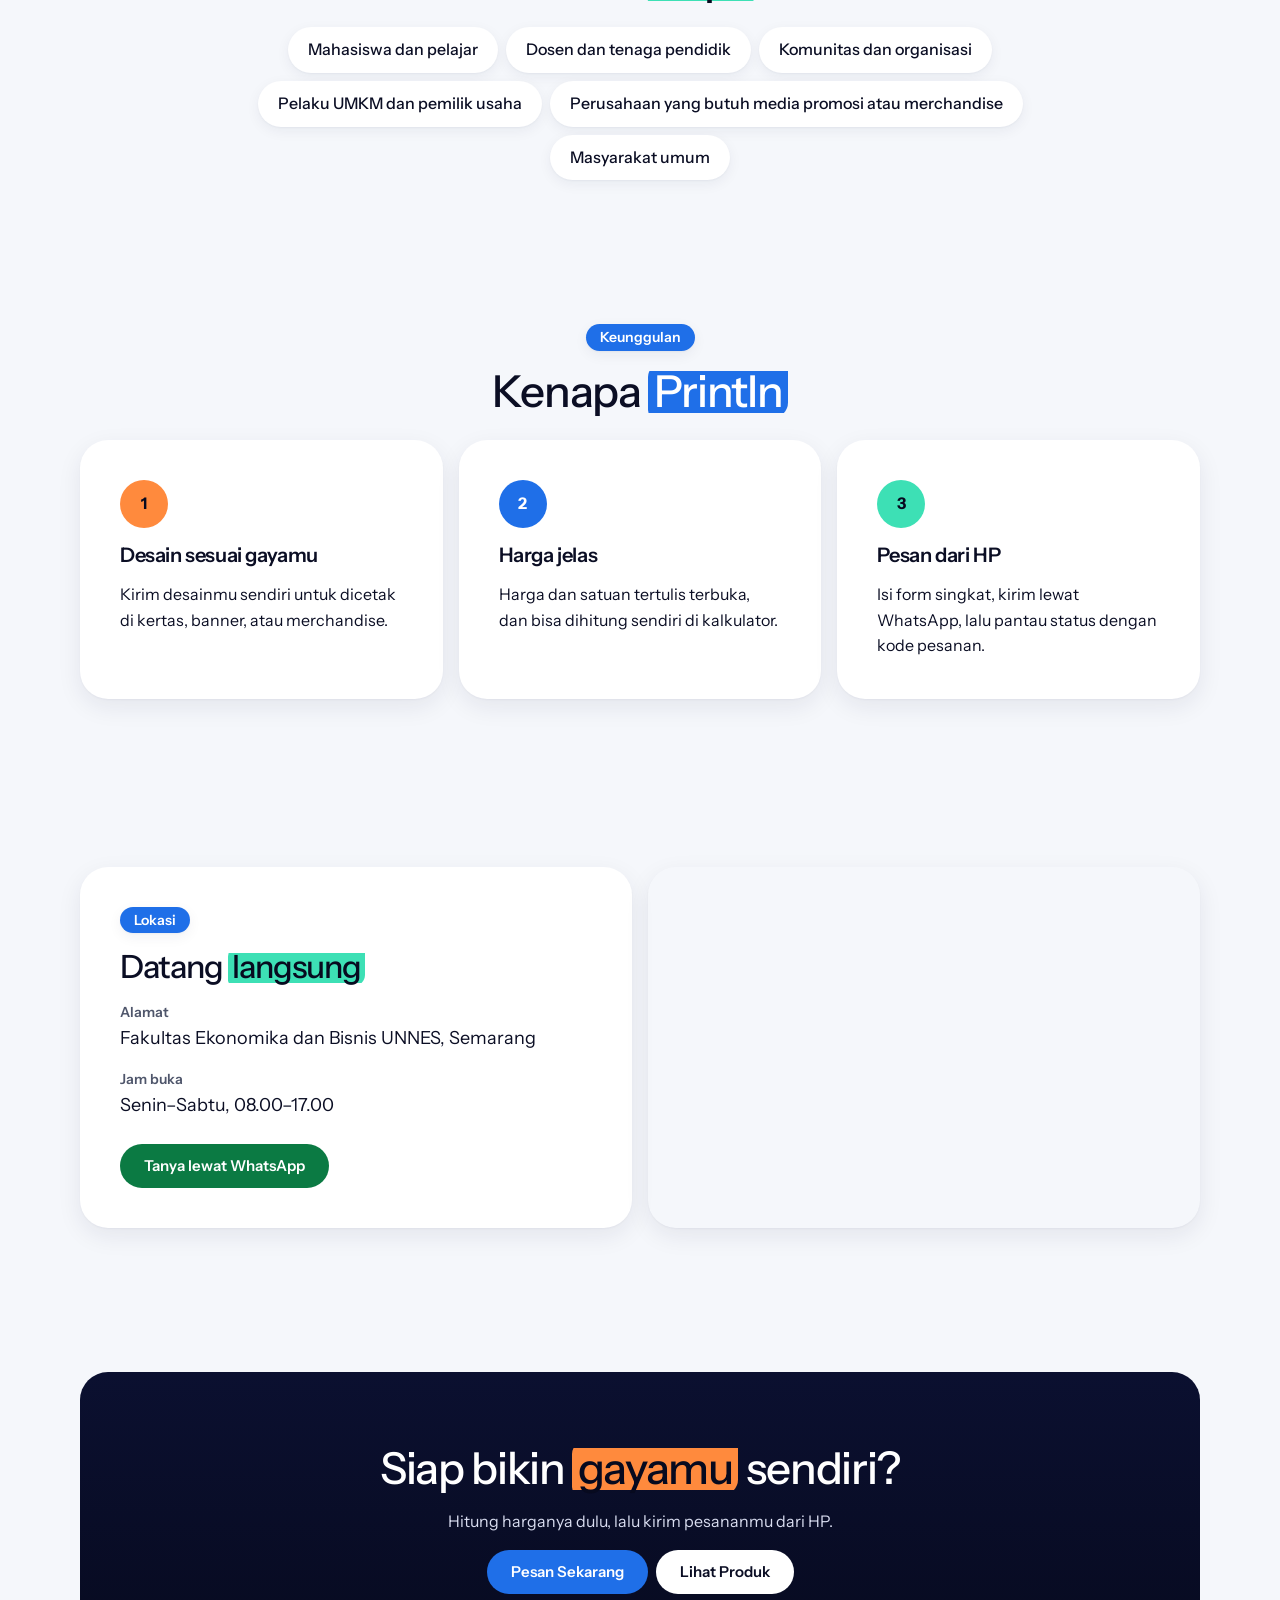
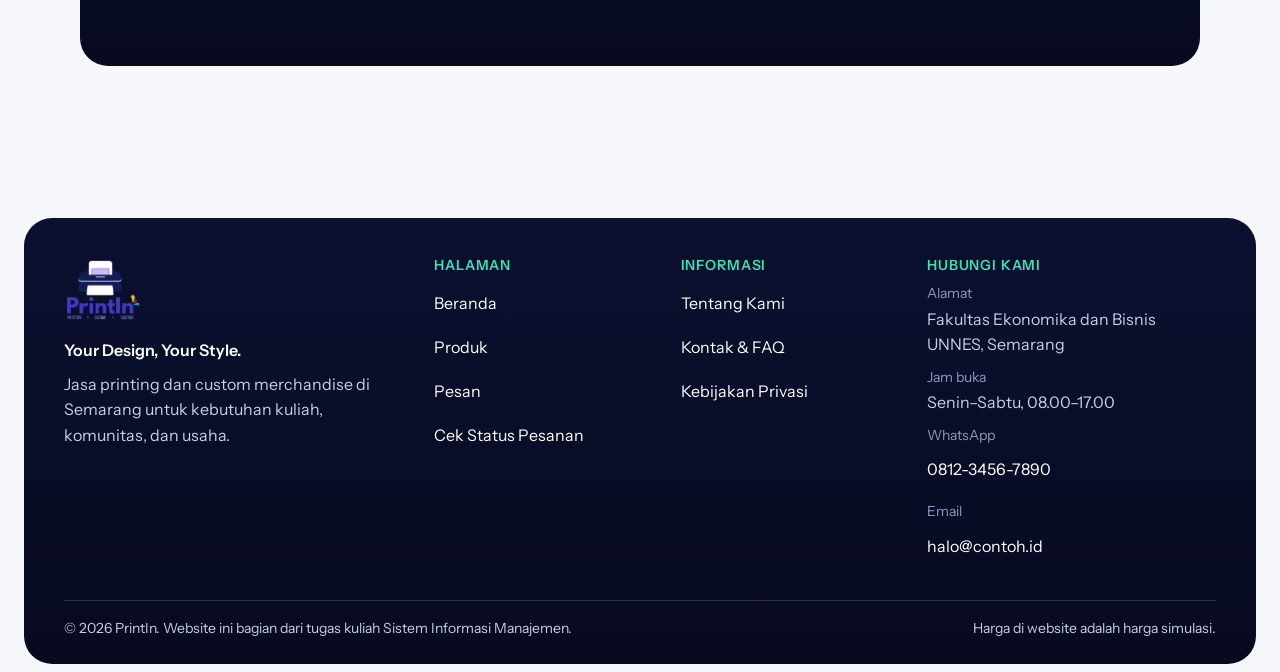
<file: tentang.html>
<!DOCTYPE html>
<html lang="id">
<head>
  <meta charset="UTF-8">
  <meta name="viewport" content="width=device-width, initial-scale=1">
  <title>Tentang Kami — PrintIn</title>
  <meta name="description" content="Profil, visi, alamat, dan jam buka PrintIn Semarang.">
  <script>document.documentElement.classList.add('js')</script>
  <link rel="stylesheet" href="css/style.css?v=9">
  <link rel="icon" type="image/png" href="img/printin-logo.png">
</head>
<body>
  <a class="lewati-konten" href="#konten">Lewati ke konten</a>

  <header class="header-situs">
    <div class="wadah">
      <div class="pil-nav">
        <a class="logo" href="index.html" aria-label="PrintIn, ke beranda"><img class="logo-gambar" src="img/printin-logo.png" alt="PrintIn" width="61" height="48"></a>
        <nav aria-label="Menu utama">
          <ul class="menu-utama" id="menu-utama">
            <li><a href="index.html">Beranda</a></li>
            <li><a href="produk.html">Produk</a></li>
            <li><a href="pesan.html">Pesan</a></li>
            <li><a href="status.html">Cek Status</a></li>
            <li><a href="tentang.html">Tentang Kami</a></li>
            <li><a href="kontak.html">Kontak &amp; FAQ</a></li>
            <li class="hanya-hp"><a href="admin.html">Login Admin</a></li>
          </ul>
        </nav>
        <div class="aksi-nav">
          <a class="btn btn-garis btn-masuk" href="admin.html">Login Admin</a>
          <button class="tombol-menu" type="button" aria-expanded="false" aria-controls="menu-utama" aria-label="Buka menu">
            <span class="garis"></span><span class="garis"></span><span class="garis"></span>
          </button>
        </div>
      </div>
    </div>
  </header>

  <main id="konten">
    <section class="wadah judul-halaman" aria-labelledby="judul-tentang">
      <div class="kartu judul-kartu reveal">
        <span class="pil">Tentang Kami</span>
        <h1 id="judul-tentang">Kenalan dengan <span class="sorot">PrintIn</span></h1>
        <p class="lead" lang="en">Your Design, Your Style.</p>
      </div>
    </section>

    <!-- Deskripsi, visi, dan misi: sesuai CLAUDE.md bagian 1 -->
    <section class="wadah bagian" aria-labelledby="judul-profil">
      <div class="dua-kolom">
        <div class="kartu kartu-pad reveal">
          <span class="pil">Deskripsi</span>
          <h2 id="judul-profil">Siapa <span class="sorot sorot-tosca">kami</span></h2>
          <p>PrintIn adalah layanan jasa printing dan custom merchandise di Semarang untuk kebutuhan akademik, pribadi, komunitas, dan bisnis.</p>
          <p>Lewat website, kamu bisa melihat katalog, memperoleh informasi harga, mengisi formulir pemesanan, dan mengirimkan desain untuk produk custom. Admin juga mengelola pesanan dan memperbarui status pengerjaan secara terstruktur.</p>
        </div>
        <div class="kartu kartu-pad reveal" style="--d: 120ms">
          <span class="pil">Layanan</span>
          <h2>Dua lini <span class="sorot sorot-oranye">layanan</span></h2>
          <p><strong>Printing Reguler:</strong> print, fotokopi, scan, brosur, poster A3, kartu nama, banner, dan undangan.</p>
          <p><strong>Custom Merchandise:</strong> tumbler, mug, gantungan kunci, dan tote bag dengan desainmu sendiri.</p>
          <p class="catatan-kecil">Daftar lengkap beserta harga simulasi ada di halaman <a href="produk.html">Produk</a>.</p>
        </div>
      </div>
    </section>

    <section class="wadah bagian" aria-labelledby="judul-visi">
      <div class="tengah reveal">
        <span class="pil">Visi &amp; misi</span>
        <h2 id="judul-visi">Arah yang <span class="sorot">kami tuju</span></h2>
      </div>
      <div class="dua-kolom" data-urut>
        <div class="kartu kartu-pad">
          <h3>Visi</h3>
          <p>Menjadi layanan printing dan custom merchandise yang praktis, kreatif, dan terpercaya untuk memenuhi berbagai kebutuhan pelanggan.</p>
        </div>
        <div class="kartu kartu-pad">
          <h3>Misi</h3>
          <ul class="daftar-ceklis daftar-bersih">
            <li>Menyediakan layanan printing reguler dan custom merchandise yang beragam.</li>
            <li>Memudahkan pelanggan memperoleh informasi produk dan harga.</li>
            <li>Mempermudah proses pemesanan melalui website.</li>
            <li>Mendukung pengelolaan data produk dan pesanan secara terstruktur melalui penerapan Sistem Informasi Manajemen.</li>
          </ul>
        </div>
      </div>
    </section>

    <section class="wadah bagian" aria-labelledby="judul-target">
      <div class="tengah reveal">
        <span class="pil">Target pelanggan</span>
        <h2 id="judul-target">Untuk <span class="sorot sorot-tosca">siapa</span></h2>
      </div>
      <ul class="chip-daftar daftar-bersih chip-tengah reveal">
        <li class="chip chip-besar">Mahasiswa dan pelajar</li>
        <li class="chip chip-besar">Dosen dan tenaga pendidik</li>
        <li class="chip chip-besar">Komunitas dan organisasi</li>
        <li class="chip chip-besar">Pelaku UMKM dan pemilik usaha</li>
        <li class="chip chip-besar">Perusahaan yang butuh media promosi atau merchandise</li>
        <li class="chip chip-besar">Masyarakat umum</li>
      </ul>
    </section>

    <section class="wadah bagian" aria-labelledby="judul-unggul">
      <div class="tengah reveal">
        <span class="pil">Keunggulan</span>
        <h2 id="judul-unggul">Kenapa <span class="sorot sorot-biru">PrintIn</span></h2>
      </div>
      <div class="kisi kisi-3" data-urut>
        <div class="kartu kartu-pad">
          <span class="ikon-bulat bg-oranye" aria-hidden="true">1</span>
          <h3>Desain sesuai gayamu</h3>
          <p>Kirim desainmu sendiri untuk dicetak di kertas, banner, atau merchandise.</p>
        </div>
        <div class="kartu kartu-pad">
          <span class="ikon-bulat bg-biru" aria-hidden="true">2</span>
          <h3>Harga jelas</h3>
          <p>Harga dan satuan tertulis terbuka, dan bisa dihitung sendiri di kalkulator.</p>
        </div>
        <div class="kartu kartu-pad">
          <span class="ikon-bulat bg-tosca" aria-hidden="true">3</span>
          <h3>Pesan dari HP</h3>
          <p>Isi form singkat, kirim lewat WhatsApp, lalu pantau status dengan kode pesanan.</p>
        </div>
      </div>
    </section>

    <!-- Lokasi mengikuti tautan https://maps.app.goo.gl/mCEgrXpRnamJwMY69 (alamat di js/config.js, peta di src iframe). Jam buka masih contoh. -->
    <section class="wadah bagian" aria-labelledby="judul-lokasi-tentang">
      <div class="dua-kolom">
        <div class="kartu kartu-pad reveal">
          <span class="pil">Lokasi</span>
          <h2 id="judul-lokasi-tentang">Datang <span class="sorot sorot-tosca">langsung</span></h2>
          <dl class="info-daftar">
            <dt>Alamat</dt>
            <dd data-config="alamat">Fakultas Ekonomika dan Bisnis UNNES, Semarang</dd>
            <dt>Jam buka</dt>
            <dd data-config="jamBuka">Senin–Sabtu, 08.00–17.00</dd>
          </dl>
          <a class="btn btn-wa" data-kontak="wa" href="#" target="_blank" rel="noopener">Tanya lewat WhatsApp</a>
        </div>
        <div class="reveal" style="--d: 120ms">
          <iframe class="peta" title="Peta lokasi PrintIn di Fakultas Ekonomika dan Bisnis UNNES, Semarang" src="https://www.google.com/maps?q=-7.0491782,110.3959951&amp;output=embed" loading="lazy" referrerpolicy="no-referrer-when-downgrade"></iframe>
        </div>
      </div>
    </section>

    <section class="wadah bagian">
      <div class="cta-gelap reveal">
        <h2>Siap bikin <span class="sorot sorot-oranye">gayamu</span> sendiri?</h2>
        <p>Hitung harganya dulu, lalu kirim pesananmu dari HP.</p>
        <div class="hero-aksi tengah-aksi">
          <a class="btn btn-utama" href="pesan.html">Pesan Sekarang</a>
          <a class="btn btn-putih" href="produk.html">Lihat Produk</a>
        </div>
      </div>
    </section>
  </main>

  <footer class="footer-situs">
    <div class="footer-grid">
      <div class="footer-merek">
        <a class="logo" href="index.html" aria-label="PrintIn, ke beranda"><img class="logo-gambar" src="img/printin-logo.png" alt="PrintIn" width="61" height="48"></a>
        <p class="footer-tagline">Your Design, Your Style.</p>
        <p>Jasa printing dan custom merchandise di Semarang untuk kebutuhan kuliah, komunitas, dan usaha.</p>
      </div>
      <nav aria-label="Tautan footer">
        <h2>Halaman</h2>
        <ul>
          <li><a href="index.html">Beranda</a></li>
          <li><a href="produk.html">Produk</a></li>
          <li><a href="pesan.html">Pesan</a></li>
          <li><a href="status.html">Cek Status Pesanan</a></li>
        </ul>
      </nav>
      <nav aria-label="Informasi">
        <h2>Informasi</h2>
        <ul>
          <li><a href="tentang.html">Tentang Kami</a></li>
          <li><a href="kontak.html">Kontak &amp; FAQ</a></li>
          <li><a href="privasi.html">Kebijakan Privasi</a></li>
        </ul>
      </nav>
      <div>
        <h2>Hubungi kami</h2>
        <ul class="footer-kontak">
          <li><span class="footer-label">Alamat</span><span data-config="alamat">Fakultas Ekonomika dan Bisnis UNNES, Semarang</span></li>
          <li><span class="footer-label">Jam buka</span><span data-config="jamBuka">Senin–Sabtu, 08.00–17.00</span></li>
          <li><span class="footer-label">WhatsApp</span><a data-kontak="wa" data-config="waTampil" href="#" target="_blank" rel="noopener">0812-3456-7890</a></li>
          <li><span class="footer-label">Email</span><a data-kontak="email" data-config="email" href="#">halo@contoh.id</a></li>
        </ul>
      </div>
    </div>
    <div class="footer-bawah">
      <p>&copy; <span data-tahun>2026</span> PrintIn. Website ini bagian dari tugas kuliah Sistem Informasi Manajemen.</p>
      <p>Harga di website adalah harga simulasi.</p>
    </div>
  </footer>

  <script src="js/config.js"></script>
  <script src="js/main.js?v=4"></script>
  <script src="js/chatbot.js?v=7"></script>
</body>
</html>
</file>
<file: css/style.css>
/* PrintIn — style bersama.
   Gaya: kartu lembut bersudut bulat di atas latar biru-keabuan, navbar pil melayang,
   kata kunci disapu stabilo, elemen muncul bertahap saat di-scroll.
   Mobile-first: dasar untuk layar 360 px, lalu @media untuk layar besar. */

/* Font dihosting sendiri (Instrument Sans, lisensi OFL) */
@font-face {
  font-family: "Instrument Sans";
  font-style: normal;
  font-weight: 400 700;
  font-display: swap;
  src: url("fonts/instrument-sans.woff2") format("woff2");
}

/* ===== Token ===== */
:root {
  /* Warna dasar */
  --latar: #f5f7fb;
  --putih: #ffffff;
  --navy: #070a1f;
  --teks: #0b0e24;
  --teks-redup: #4f566b;           /* kontras 7:1 di atas latar */
  --garis: #e3e7f0;

  /* Warna aksen. Teks putih di atas biru kontras 4.7:1; teks navy di atas stabilo kontras tinggi. */
  --biru: #1f6fe8;
  --biru-gelap: #1857bd;
  --biru-titik: #3b8cff;           /* hanya ornamen */
  --kuning: #f6ee14;
  --oranye: #ff8a3d;
  --tosca: #3de0b5;
  --hijau-wa: #0b7a43;
  --fokus: #1f6fe8;

  /* Font */
  --font: "Instrument Sans", system-ui, -apple-system, "Segoe UI", Roboto, Arial, sans-serif;

  /* Skala huruf */
  --teks-kecil: 0.875rem;
  --teks-isi: 1rem;                /* 16 px */
  --teks-besar: 1.125rem;

  /* Skala spasi */
  --spasi-1: 0.25rem;
  --spasi-2: 0.5rem;
  --spasi-3: 1rem;
  --spasi-4: 1.5rem;
  --spasi-5: 2.5rem;
  --spasi-6: 4.5rem;

  --radius-kartu: 1.75rem;
  --radius-kecil: 1rem;
  --bayangan: 0 1px 2px rgba(20, 30, 70, 0.04), 0 8px 24px rgba(20, 30, 70, 0.08);
  --bayangan-lembut: 0 1px 2px rgba(20, 30, 70, 0.04), 0 4px 14px rgba(20, 30, 70, 0.06);
  --lebar-maks: 72rem;
  --tinggi-sentuh: 2.75rem;        /* 44 px */
  --ease: cubic-bezier(0.2, 0.7, 0.2, 1);
}

/* ===== Dasar ===== */
*,
*::before,
*::after {
  box-sizing: border-box;
}

html {
  scroll-behavior: smooth;
}

body {
  margin: 0;
  font-family: var(--font);
  font-size: var(--teks-isi);
  line-height: 1.6;
  color: var(--teks);
  background: var(--latar);
  /* ruang bawah agar konten tidak tertutup tombol melayang */
  padding-bottom: 6rem;
  overflow-x: hidden;
}

img {
  max-width: 100%;
  height: auto;
  display: block;
}

a {
  color: var(--biru);
  text-underline-offset: 3px;
}

a:hover {
  color: var(--biru-gelap);
}

h1, h2, h3 {
  margin: 0 0 var(--spasi-3);
  font-weight: 500;
  line-height: 1.12;
  letter-spacing: -0.03em;
  color: var(--teks);
}

h1 { font-size: clamp(2.25rem, 7.5vw, 3.75rem); }
h2 { font-size: clamp(1.75rem, 5vw, 2.75rem); }
h3 { font-size: 1.25rem; letter-spacing: -0.02em; font-weight: 600; }

p {
  margin: 0 0 var(--spasi-3);
}

:focus-visible {
  outline: 3px solid var(--fokus);
  outline-offset: 3px;
}

.wadah {
  width: 100%;
  max-width: var(--lebar-maks);
  margin-inline: auto;
  padding-inline: var(--spasi-3);
}

.bagian {
  padding-block: var(--spasi-5);
}

.daftar-bersih {
  list-style: none;
  margin: 0;
  padding: 0;
}

.tengah {
  text-align: center;
}

/* Tautan lompat untuk pengguna keyboard / pembaca layar */
.lewati-konten {
  position: absolute;
  left: var(--spasi-3);
  top: -4rem;
  z-index: 200;
  padding: var(--spasi-2) var(--spasi-3);
  background: var(--navy);
  color: #fff;
  font-weight: 600;
  border-radius: 999px;
}

.lewati-konten:focus {
  top: var(--spasi-2);
  color: #fff;
}

/* ===== Komponen kecil ===== */
.kartu {
  background: var(--putih);
  border-radius: var(--radius-kartu);
  box-shadow: var(--bayangan);
}

/* Label pil kecil di atas judul bagian */
.pil {
  display: inline-block;
  margin-bottom: var(--spasi-3);
  padding: 0.125rem 0.875rem;
  background: var(--biru);
  color: #fff;
  border-radius: 999px;
  font-size: var(--teks-kecil);
  font-weight: 600;
  box-shadow: var(--bayangan-lembut);
}

.pil-garis {
  background: transparent;
  border: 1.5px solid rgba(255, 255, 255, 0.85);
  box-shadow: none;
}

/* Penanda data contoh (wajib untuk semua data fiktif) */
.label-contoh {
  display: inline-block;
  padding: 0.125rem 0.75rem;
  border: 1.5px dashed currentColor;
  border-radius: 999px;
  font-size: var(--teks-kecil);
  font-weight: 600;
  white-space: nowrap;
}

/* ===== Tombol ===== */
.btn {
  display: inline-flex;
  align-items: center;
  justify-content: center;
  gap: var(--spasi-2);
  min-height: var(--tinggi-sentuh);
  padding: 0.5rem 1.375rem;
  border: 2px solid transparent;
  border-radius: 999px;
  font: inherit;
  font-size: 0.9375rem;
  font-weight: 600;
  text-decoration: none;
  cursor: pointer;
  transition: transform 160ms var(--ease), background-color 160ms, box-shadow 160ms, color 160ms;
}

.btn:hover {
  transform: translateY(-2px);
  box-shadow: 0 6px 16px rgba(20, 30, 70, 0.18);
}

.btn:active {
  transform: translateY(0);
  box-shadow: none;
}

.btn[disabled],
.btn[aria-disabled="true"] {
  opacity: 0.5;
  cursor: not-allowed;
  transform: none;
  box-shadow: none;
}

.btn-utama {
  background: var(--biru);
  color: #fff;
}

.btn-utama:hover {
  background: var(--biru-gelap);
  color: #fff;
}

.btn-hitam {
  background: var(--navy);
  color: #fff;
}

.btn-hitam:hover {
  background: #1b2040;
  color: #fff;
}

.btn-putih {
  background: #fff;
  color: var(--teks);
}

.btn-putih:hover {
  color: var(--teks);
}

.btn-wa {
  background: var(--hijau-wa);
  color: #fff;
}

.btn-wa:hover {
  color: #fff;
  filter: brightness(0.92);
}

/* ===== Stabilo: kata kunci disapu warna dari kiri ke kanan ===== */
.sorot {
  --warna-sorot: var(--kuning);
  padding: 0 0.12em;
  border-radius: 0.3em 0.12em 0.35em 0.18em;
  background-image: linear-gradient(var(--warna-sorot), var(--warna-sorot));
  background-repeat: no-repeat;
  background-position: 0 65%;
  background-size: 100% 78%;
  -webkit-box-decoration-break: clone;
  box-decoration-break: clone;
  color: var(--navy);
  transition: background-size 800ms var(--ease) 350ms;
}

.sorot-oranye { --warna-sorot: var(--oranye); }
.sorot-tosca { --warna-sorot: var(--tosca); }

.sorot-biru {
  --warna-sorot: var(--biru);
  color: #fff;
}

/* ===== Header: navbar pil melayang ===== */
.header-situs {
  position: sticky;
  top: 0;
  z-index: 100;
  padding-block: var(--spasi-3) 0;
  pointer-events: none;
}

.pil-nav {
  position: relative;
  display: flex;
  align-items: center;
  justify-content: space-between;
  gap: var(--spasi-3);
  width: 100%;
  max-width: 66rem;
  margin-inline: auto;
  padding: 0.375rem 0.5rem 0.375rem 1rem;
  background: rgba(255, 255, 255, 0.92);
  -webkit-backdrop-filter: blur(10px);
  backdrop-filter: blur(10px);
  border-radius: 999px;
  box-shadow: var(--bayangan-lembut);
  pointer-events: auto;
  transition: box-shadow 200ms;
}

.header-situs.melayang .pil-nav {
  box-shadow: var(--bayangan);
}

.logo {
  display: inline-flex;
  align-items: center;
  gap: 0.5rem;
  min-height: var(--tinggi-sentuh);
  color: var(--teks);
  font-size: 1.25rem;
  font-weight: 700;
  letter-spacing: -0.04em;
  text-decoration: none;
}

.logo:hover {
  color: var(--teks);
}

.logo-tanda {
  flex: none;
  transition: transform 300ms var(--ease);
}

.logo:hover .logo-tanda {
  transform: rotate(-10deg) scale(1.05);
}

.pil-nav .btn-aksi {
  display: none;
}

/* Tombol hamburger (hanya tampil di HP) */
.tombol-menu {
  display: inline-flex;
  flex-direction: column;
  justify-content: center;
  align-items: center;
  gap: 5px;
  width: var(--tinggi-sentuh);
  height: var(--tinggi-sentuh);
  padding: 0;
  background: var(--navy);
  border: 0;
  border-radius: 999px;
  cursor: pointer;
}

.tombol-menu .garis {
  display: block;
  width: 18px;
  height: 2px;
  background: #fff;
  border-radius: 2px;
  transition: transform 200ms var(--ease), opacity 200ms;
}

.tombol-menu[aria-expanded="true"] .garis:nth-child(1) { transform: translateY(7px) rotate(45deg); }
.tombol-menu[aria-expanded="true"] .garis:nth-child(2) { opacity: 0; }
.tombol-menu[aria-expanded="true"] .garis:nth-child(3) { transform: translateY(-7px) rotate(-45deg); }

/* Menu di HP: kartu yang turun dari navbar */
.menu-utama {
  position: absolute;
  top: calc(100% + 0.5rem);
  left: 0;
  right: 0;
  display: none;
  margin: 0;
  padding: var(--spasi-2);
  list-style: none;
  background: var(--putih);
  border-radius: var(--radius-kartu);
  box-shadow: var(--bayangan);
}

.menu-utama.terbuka {
  display: block;
  animation: turun 220ms var(--ease) both;
}

.menu-utama a {
  display: flex;
  align-items: center;
  min-height: var(--tinggi-sentuh);
  padding: 0 var(--spasi-3);
  color: var(--teks);
  font-weight: 500;
  text-decoration: none;
  border-radius: 999px;
}

.menu-utama a:hover {
  background: var(--latar);
  color: var(--teks);
}

.menu-utama a[aria-current="page"] {
  background: var(--latar);
  font-weight: 700;
}

/* ===== Placeholder halaman yang belum diisi ===== */
.hero-sementara {
  margin-block: var(--spasi-4);
  padding: var(--spasi-5) var(--spasi-4);
  background: var(--putih);
  border-radius: var(--radius-kartu);
  box-shadow: var(--bayangan);
}

.catatan-sementara {
  display: inline-block;
  margin: 0;
  padding: 0.125rem 0.875rem;
  background: var(--kuning);
  border-radius: 999px;
  font-weight: 600;
}

/* ===== Hero ===== */
.hero {
  padding-top: var(--spasi-3);
}

.hero-grid {
  display: grid;
  gap: var(--spasi-3);
}

.hero-teks-kartu {
  position: relative;
  padding: var(--spasi-4) var(--spasi-4) var(--spasi-5);
}

.logo-kotak {
  display: grid;
  place-items: center;
  width: 3.5rem;
  height: 3.5rem;
  margin-bottom: var(--spasi-4);
  background: linear-gradient(135deg, var(--tosca), var(--biru));
  border-radius: 1rem;
  box-shadow: var(--bayangan);
}

.doodle-sinar {
  position: absolute;
  top: 3rem;
  right: 1.25rem;
  width: 3.5rem;
  color: var(--tosca);
}

.hero h1 {
  margin-bottom: var(--spasi-3);
}

.hero-sub {
  max-width: 28rem;
  margin-bottom: var(--spasi-4);
  color: var(--teks-redup);
}

.hero-aksi {
  display: flex;
  flex-wrap: wrap;
  gap: var(--spasi-2);
}

.promo-kecil {
  display: inline-flex;
  align-items: center;
  gap: var(--spasi-2);
  margin-bottom: var(--spasi-3);
  padding: 0.25rem 0.75rem 0.25rem 0.25rem;
  background: var(--latar);
  border-radius: 999px;
  font-size: var(--teks-kecil);
  font-weight: 500;
}

.promo-kecil strong {
  padding: 0.0625rem 0.625rem;
  background: var(--oranye);
  color: var(--navy);
  border-radius: 999px;
}

/* Kartu visual kanan: mockup produk melayang */
.hero-visual {
  position: relative;
  min-height: 30rem;
  overflow: hidden;
  border-radius: var(--radius-kartu);
  background:
    radial-gradient(60% 70% at 88% 8%, #3b6cf0 0%, transparent 60%),
    radial-gradient(55% 60% at 8% 92%, #15338f 0%, transparent 70%),
    #0c1a52;
  box-shadow: var(--bayangan);
}

/* Mockup produk (img/mockup/) melayang langsung di latar biru, tanpa bingkai */
.mockup {
  position: absolute;
  height: auto;
  filter: drop-shadow(0 14px 18px rgba(3, 8, 35, 0.45));
  animation: melayang 6s ease-in-out infinite;
}

.mockup-banner { left: 5%; top: 11%; width: 52%; rotate: -4deg; }
.mockup-poster { right: 6%; top: 9%; width: 26%; rotate: 6deg; animation-delay: -1s; }
.mockup-mug { left: 4%; top: 44%; width: 30%; animation-delay: -2s; }
.mockup-kartu { left: 36%; top: 40%; width: 34%; animation-delay: -3s; }
.mockup-tumbler { right: 7%; top: 44%; width: 17%; rotate: 8deg; animation-delay: -4s; }
.mockup-tote { left: 30%; bottom: 4%; width: 26%; rotate: -5deg; animation-delay: -1.5s; }
.mockup-gantungan { right: 24%; bottom: 5%; width: 15%; rotate: 10deg; animation-delay: -3.5s; }

/* ===== Baris kategori: chip tengah disorot ===== */
.kategori {
  display: grid;
  gap: var(--spasi-2);
  margin-top: var(--spasi-3);
  padding: var(--spasi-3);
}

.baris-kategori {
  display: flex;
  align-items: center;
  justify-content: center;
  gap: var(--spasi-2);
  min-height: 3.25rem;
  overflow: hidden;
  white-space: nowrap;
}

.baris-kategori a:not(.chip-utama) {
  padding: 0.5rem 0;
  color: var(--teks);
  font-size: var(--teks-kecil);
  font-weight: 500;
  letter-spacing: 0.02em;
  text-decoration: none;
  text-transform: uppercase;
}

.baris-kategori a:not(.chip-utama):hover {
  color: var(--biru);
}

.chip-utama {
  padding: 0.625rem 1.125rem;
  border-radius: 999px;
  font-weight: 600;
  text-decoration: none;
  box-shadow: var(--bayangan-lembut);
  transition: transform 160ms var(--ease);
}

.chip-utama:hover {
  transform: translateY(-2px);
}

.chip-biru { background: var(--biru); color: #fff; }
.chip-biru:hover { color: #fff; }
.chip-oranye { background: var(--oranye); color: var(--navy); }
.chip-oranye:hover { color: var(--navy); }
.chip-kuning { background: var(--kuning); color: var(--navy); }
.chip-kuning:hover { color: var(--navy); }

.t2,
.t3 {
  display: none;
}

/* ===== Pernyataan besar ===== */
.pernyataan {
  position: relative;
  padding-block: var(--spasi-6);
}

.pernyataan p {
  max-width: 52rem;
  margin: 0;
  font-size: clamp(1.625rem, 4.6vw, 3rem);
  font-weight: 500;
  line-height: 1.28;
  letter-spacing: -0.03em;
}

.ikon-kecil {
  display: inline-grid;
  place-items: center;
  width: 1.35em;
  height: 1.35em;
  margin-inline: 0.1em;
  border: 2px solid #fff;
  border-radius: 0.3em;
  box-shadow: var(--bayangan-lembut);
  font-size: 0.6em;
  font-weight: 700;
  vertical-align: 0.2em;
  color: var(--navy);
}

.ikon-oranye { background: var(--oranye); }
.ikon-biru { background: var(--biru); color: #fff; }
.ikon-kuning { background: var(--kuning); }

.doodle-percik {
  display: block;
  width: 3.5rem;
  margin-bottom: var(--spasi-3);
  color: var(--biru);
}

/* ===== Lokasi: kubah titik + kartu ===== */
.lokasi {
  display: grid;
  justify-items: center;
}

.kubah {
  position: relative;
  width: min(100%, 34rem);
  height: 11rem;
  background-image: radial-gradient(circle, var(--biru-titik) 32%, transparent 36%);
  background-size: 10px 10px;
  -webkit-mask-image: radial-gradient(ellipse 50% 100% at 50% 100%, #000 62%, transparent 63%);
  mask-image: radial-gradient(ellipse 50% 100% at 50% 100%, #000 62%, transparent 63%);
}

.kubah-pin {
  position: absolute;
  z-index: 2;
  padding: 0.25rem 0.875rem;
  background: var(--putih);
  border-radius: 999px;
  box-shadow: var(--bayangan);
  font-size: var(--teks-kecil);
  font-weight: 600;
  animation: melayang 5s ease-in-out infinite;
}

.lokasi-bungkus {
  position: relative;
  width: min(100%, 34rem);
}

.lokasi-bungkus .kubah-pin:nth-child(2) { left: 18%; top: 2.5rem; }
.lokasi-bungkus .kubah-pin:nth-child(3) { right: 16%; top: 4.5rem; animation-delay: -2s; }
.lokasi-bungkus .kubah-pin.utama { left: 50%; top: 0.5rem; margin-left: -2.5rem; background: var(--biru); color: #fff; animation-delay: -1s; }

.lokasi-kartu {
  position: relative;
  z-index: 1;
  width: min(100%, 30rem);
  margin-top: -4rem;
  padding: var(--spasi-4);
  text-align: center;
}

.lokasi-kartu h2 {
  font-size: clamp(1.625rem, 5vw, 2.5rem);
}

.panel-daftar {
  margin-top: var(--spasi-3);
  padding: var(--spasi-3);
  background: var(--latar);
  border-radius: var(--radius-kecil);
  text-align: left;
  font-size: var(--teks-kecil);
}

.panel-daftar strong {
  display: block;
  font-size: var(--teks-isi);
}

.panel-daftar ol {
  margin: var(--spasi-1) 0 0;
  padding-left: 1.25rem;
  color: var(--teks-redup);
}

/* ===== Fitur: bagian gradien dengan tab ===== */
.fitur {
  position: relative;
  padding: var(--spasi-5) var(--spasi-3) var(--spasi-4);
  overflow: hidden;
  border-radius: var(--radius-kartu);
  color: #fff;
  background:
    radial-gradient(70% 60% at 0% 100%, rgba(61, 224, 181, 0.85) 0%, transparent 65%),
    radial-gradient(60% 70% at 100% 0%, rgba(160, 130, 255, 0.55) 0%, transparent 70%),
    linear-gradient(160deg, #2446e6 0%, #3a35c9 100%);
}

.fitur h2 {
  color: #fff;
}

.fitur h2 .garis-bawah {
  display: inline-block;
  border-bottom: 3px dashed rgba(255, 255, 255, 0.8);
}

.tab-daftar {
  display: flex;
  flex-wrap: wrap;
  justify-content: center;
  gap: var(--spasi-2);
  margin: var(--spasi-4) 0;
}

.tab {
  min-height: var(--tinggi-sentuh);
  padding: 0.375rem 1.125rem;
  background: rgba(255, 255, 255, 0.14);
  border: 1.5px solid rgba(255, 255, 255, 0.7);
  border-radius: 999px;
  color: #fff;
  font: inherit;
  font-size: var(--teks-kecil);
  font-weight: 600;
  cursor: pointer;
  transition: background-color 160ms, color 160ms, transform 160ms var(--ease);
}

.tab:hover {
  background: rgba(255, 255, 255, 0.28);
}

.tab[aria-selected="true"] {
  background: #fff;
  border-color: #fff;
  color: var(--biru-gelap);
}

.tab:focus-visible {
  outline-color: #fff;
}

.panel-tab[hidden] {
  display: none;
}

.panel-tab {
  display: grid;
  gap: var(--spasi-2);
  max-width: 46rem;
  margin-inline: auto;
  animation: geser 450ms var(--ease) both;
}

.mock {
  position: relative;
  padding: var(--spasi-3);
  background: var(--putih);
  border-radius: 1.25rem;
  color: var(--teks);
  box-shadow: 0 12px 32px rgba(10, 15, 60, 0.28);
}

.mock-label {
  position: absolute;
  right: var(--spasi-3);
  top: var(--spasi-3);
  margin: 0;
  color: var(--teks-redup);
  font-size: 0.8125rem;
}

.mock-judul {
  margin: 0 0 var(--spasi-3);
  font-weight: 600;
}

.mock-baris {
  display: flex;
  justify-content: space-between;
  gap: var(--spasi-3);
  margin-bottom: var(--spasi-2);
  padding: 0.625rem 0.875rem;
  background: var(--latar);
  border-radius: 0.75rem;
  font-size: var(--teks-kecil);
}

.mock-baris span:first-child {
  color: var(--teks-redup);
}

.mock-baris span:last-child {
  font-weight: 600;
}

.mock-total {
  display: flex;
  justify-content: space-between;
  align-items: center;
  margin-top: var(--spasi-3);
  padding: 0.75rem 1rem;
  background: var(--navy);
  color: #fff;
  border-radius: 0.875rem;
  font-weight: 600;
}

.mock-total strong {
  font-size: 1.25rem;
}

.mock-tombol {
  margin-top: var(--spasi-3);
  padding: 0.625rem;
  background: var(--biru);
  color: #fff;
  border-radius: 999px;
  text-align: center;
  font-size: var(--teks-kecil);
  font-weight: 600;
}

.mock-centang {
  display: flex;
  align-items: center;
  gap: var(--spasi-2);
  margin-top: var(--spasi-2);
  color: var(--teks-redup);
  font-size: var(--teks-kecil);
}

.mock-centang i {
  flex: none;
  width: 1.125rem;
  height: 1.125rem;
  background: var(--biru);
  border-radius: 0.3rem;
}

.mock-qris {
  width: 9rem;
  height: 9rem;
  margin: var(--spasi-2) auto;
  background:
    conic-gradient(var(--navy) 25%, #fff 0 50%, var(--navy) 0 75%, #fff 0) 0 0 / 1.5rem 1.5rem;
  border: 0.5rem solid #fff;
  outline: 2px solid var(--navy);
}

.mock-linimasa {
  margin: 0;
  padding: 0;
  list-style: none;
}

.mock-linimasa li {
  position: relative;
  padding: 0 0 var(--spasi-3) 2rem;
  font-size: var(--teks-kecil);
}

.mock-linimasa li:last-child {
  padding-bottom: 0;
}

.mock-linimasa li::before {
  content: "";
  position: absolute;
  left: 0;
  top: 0.125rem;
  width: 1.125rem;
  height: 1.125rem;
  background: var(--biru);
  border-radius: 50%;
}

.mock-linimasa li::after {
  content: "";
  position: absolute;
  left: 0.5rem;
  top: 1.4rem;
  bottom: 0;
  width: 2px;
  background: var(--garis);
}

.mock-linimasa li:last-child::after {
  display: none;
}

.mock-linimasa li.belum {
  color: var(--teks-redup);
}

.mock-linimasa li.belum::before {
  background: var(--garis);
}

.mock-linimasa li.aktif {
  font-weight: 700;
}

.mock-linimasa li.aktif::before {
  background: var(--oranye);
  box-shadow: 0 0 0 4px rgba(255, 138, 61, 0.3);
}

.keterangan-fitur {
  display: flex;
  flex-wrap: wrap;
  align-items: center;
  justify-content: space-between;
  gap: var(--spasi-3);
  padding: var(--spasi-3) var(--spasi-4);
  background: var(--putih);
  border-radius: 1.25rem;
  color: var(--teks);
  box-shadow: 0 12px 32px rgba(10, 15, 60, 0.2);
}

.keterangan-fitur h3 {
  margin: 0 0 var(--spasi-1);
}

.keterangan-fitur p {
  margin: 0;
  color: var(--teks-redup);
  font-size: var(--teks-kecil);
}

/* ===== Bento: untuk siapa ===== */
.bento {
  display: grid;
  gap: var(--spasi-3);
  margin-top: var(--spasi-4);
}

.bento-kartu {
  position: relative;
  min-height: 15rem;
  padding: var(--spasi-4);
  overflow: hidden;
}

.bento-kartu h3 {
  position: relative;
  z-index: 1;
  max-width: 17rem;
  margin-bottom: var(--spasi-3);
  font-size: 1.125rem;
  font-weight: 500;
  line-height: 1.3;
}

.tag-melayang {
  display: inline-block;
  margin: 0.25rem 0.25rem 0 0;
  padding: 0.375rem 1rem;
  color: #fff;
  border-radius: 0.25rem;
  font-size: var(--teks-kecil);
  font-weight: 600;
  box-shadow: var(--bayangan-lembut);
  animation: melayang 6s ease-in-out infinite;
}

.tag-melayang:nth-child(2) { animation-delay: -1.5s; }
.tag-melayang:nth-child(3) { animation-delay: -3s; }
.tag-melayang:nth-child(4) { animation-delay: -4.5s; }

.tag-tosca { background: #0f8f72; }
.tag-biru { background: var(--biru); }
.tag-oranye { background: #c4510b; }

.orbit {
  position: relative;
  display: grid;
  place-items: center;
  width: 10rem;
  height: 10rem;
  margin: var(--spasi-2) auto 0;
  border: 1px solid var(--garis);
  border-radius: 50%;
}

.orbit::before {
  content: "";
  position: absolute;
  inset: 1.5rem;
  border: 1px solid var(--garis);
  border-radius: 50%;
}

.orbit-pusat {
  position: relative;
  z-index: 1;
  display: grid;
  place-items: center;
  width: 3.5rem;
  height: 3.5rem;
  background: #fff;
  border-radius: 50%;
  box-shadow: var(--bayangan);
}

.orbit-titik {
  position: absolute;
  width: 1.75rem;
  height: 1.75rem;
  border: 2px solid #fff;
  border-radius: 50%;
  box-shadow: var(--bayangan-lembut);
  animation: melayang 5s ease-in-out infinite;
}

.orbit-titik:nth-child(1) { left: 1rem; top: 0.5rem; background: var(--oranye); }
.orbit-titik:nth-child(2) { right: 0.5rem; top: 2.5rem; background: var(--tosca); animation-delay: -1s; }
.orbit-titik:nth-child(3) { left: 0; bottom: 2.5rem; background: var(--kuning); animation-delay: -2s; }
.orbit-titik:nth-child(4) { right: 1.5rem; bottom: 0.75rem; background: var(--biru); animation-delay: -3s; }

.sambung {
  display: flex;
  align-items: center;
  justify-content: center;
  gap: var(--spasi-2);
  margin-top: var(--spasi-4);
}

.sambung-titik {
  width: 3rem;
  height: 3rem;
  border: 3px solid #fff;
  border-radius: 50%;
  box-shadow: var(--bayangan);
}

.sambung-titik:first-child { background: var(--oranye); }
.sambung-titik:last-child { background: var(--biru); }

.sambung-tengah {
  display: grid;
  place-items: center;
  width: 1.75rem;
  height: 1.75rem;
  background: var(--biru);
  border-radius: 50%;
  color: #fff;
  font-size: 0.75rem;
}

.tumpukan {
  position: relative;
  height: 6.5rem;
  margin-top: var(--spasi-3);
}

.lembar {
  position: absolute;
  bottom: 0;
  width: 6rem;
  height: 5.5rem;
  border: 3px solid #fff;
  border-radius: 0.75rem;
  box-shadow: var(--bayangan);
  transition: transform 300ms var(--ease);
}

.lembar:nth-child(1) { left: 0; background: var(--oranye); transform: rotate(-8deg); }
.lembar:nth-child(2) { left: 22%; background: var(--biru); transform: rotate(-2deg); }
.lembar:nth-child(3) { left: 44%; background: var(--tosca); transform: rotate(4deg); }
.lembar:nth-child(4) { left: 66%; background: var(--kuning); transform: rotate(9deg); }

.bento-kartu:hover .lembar:nth-child(1) { transform: rotate(-12deg) translateY(-6px); }
.bento-kartu:hover .lembar:nth-child(2) { transform: rotate(-4deg) translateY(-10px); }
.bento-kartu:hover .lembar:nth-child(3) { transform: rotate(6deg) translateY(-10px); }
.bento-kartu:hover .lembar:nth-child(4) { transform: rotate(12deg) translateY(-6px); }

.kilau {
  position: absolute;
  right: 1.25rem;
  top: 1.25rem;
  width: 2.25rem;
  color: #c5cbe0;
}

/* ===== FAQ akordeon ===== */
.faq {
  max-width: 48rem;
  margin: var(--spasi-4) auto 0;
  display: grid;
  gap: var(--spasi-2);
}

.akordeon-item {
  background: var(--putih);
  border-radius: 1.125rem;
  box-shadow: var(--bayangan-lembut);
  color: var(--teks);
  transition: background-color 250ms, color 250ms;
}

.akordeon-item h3 {
  margin: 0;
  color: inherit;
  font-size: inherit;
  font-weight: inherit;
  letter-spacing: inherit;
}

.akordeon-tombol {
  display: flex;
  align-items: center;
  justify-content: space-between;
  gap: var(--spasi-3);
  width: 100%;
  min-height: 3.5rem;
  padding: 0.75rem 1.25rem;
  background: transparent;
  border: 0;
  border-radius: 1.125rem;
  color: inherit;
  font: inherit;
  font-weight: 500;
  text-align: left;
  cursor: pointer;
}

.akordeon-tombol .plus {
  position: relative;
  flex: none;
  width: 1rem;
  height: 1rem;
}

.akordeon-tombol .plus::before,
.akordeon-tombol .plus::after {
  content: "";
  position: absolute;
  left: 0;
  top: 50%;
  width: 100%;
  height: 2px;
  margin-top: -1px;
  background: currentColor;
  border-radius: 2px;
  transition: transform 250ms var(--ease);
}

.akordeon-tombol .plus::after {
  transform: rotate(90deg);
}

.akordeon-item.terbuka {
  background: var(--navy);
  color: #fff;
}

.akordeon-item.terbuka .plus::after {
  transform: rotate(0deg);
}

.akordeon-tombol:focus-visible {
  outline-offset: -3px;
}

.akordeon-isi {
  display: grid;
  grid-template-rows: 0fr;
  visibility: hidden;
  transition: grid-template-rows 350ms var(--ease), visibility 0s 350ms;
}

.akordeon-item.terbuka .akordeon-isi {
  grid-template-rows: 1fr;
  visibility: visible;
  transition: grid-template-rows 350ms var(--ease), visibility 0s;
}

.akordeon-isi > div {
  overflow: hidden;
}

.akordeon-isi p {
  margin: 0;
  padding: 0 1.25rem 1.25rem;
  color: #d9ddf0;
  font-size: var(--teks-kecil);
}

/* ===== Footer ===== */
.footer-situs {
  position: relative;
  margin: 5rem var(--spasi-2) var(--spasi-2);
  padding: var(--spasi-5) var(--spasi-4) var(--spasi-4);
  background: linear-gradient(180deg, #0b1030 0%, var(--navy) 100%);
  color: #c9cee3;
  border-radius: var(--radius-kartu);
}

.footer-situs a {
  color: #fff;
  text-decoration-color: rgba(255, 255, 255, 0.4);
}

.footer-situs a:hover {
  color: var(--kuning);
}

.footer-situs :focus-visible {
  outline-color: var(--kuning);
}

.footer-grid {
  display: grid;
  gap: var(--spasi-4);
}

.footer-situs .logo {
  color: #fff;
}

.footer-situs h2 {
  margin: 0 0 var(--spasi-2);
  font-size: var(--teks-kecil);
  font-weight: 600;
  letter-spacing: 0.06em;
  text-transform: uppercase;
  color: var(--tosca);
}

.footer-situs ul {
  list-style: none;
  margin: 0;
  padding: 0;
}

.footer-situs li a {
  display: inline-flex;
  align-items: center;
  min-height: var(--tinggi-sentuh);
  text-decoration: none;
}

.footer-merek p {
  max-width: 24rem;
  margin: var(--spasi-2) 0 0;
}

.footer-tagline {
  color: #fff;
  font-weight: 600;
}

.footer-kontak li {
  display: grid;
  gap: 0.125rem;
  margin-bottom: var(--spasi-2);
}

.footer-label {
  color: #8f97bd;
  font-size: var(--teks-kecil);
}

.footer-kontak a {
  overflow-wrap: anywhere;
}

.footer-bawah {
  display: flex;
  flex-direction: column;
  gap: var(--spasi-1);
  margin-top: var(--spasi-4);
  padding-top: var(--spasi-3);
  border-top: 1px solid rgba(255, 255, 255, 0.14);
  font-size: var(--teks-kecil);
}

.footer-bawah p {
  margin: 0;
}

/* ===== Tombol melayang (Pesan + WhatsApp) =====
   Dua tombol bulat berisi ikon di pojok kanan bawah. Teks muncul sebagai label saat disorot/difokus. */
.tombol-melayang {
  position: fixed;
  right: var(--spasi-3);
  bottom: var(--spasi-3);
  z-index: 90;
  display: flex;
  flex-direction: column;
  align-items: flex-end;
  gap: var(--spasi-2);
}

.btn-ikon {
  position: relative;
  display: grid;
  place-items: center;
  width: 3.5rem;
  height: 3.5rem;
  border: 3px solid #fff;
  border-radius: 50%;
  color: #fff;
  box-shadow: 0 6px 20px rgba(10, 15, 60, 0.3);
  transition: transform 160ms var(--ease), box-shadow 160ms, background-color 160ms;
}

.btn-ikon:hover {
  color: #fff;
  transform: translateY(-3px);
  box-shadow: 0 10px 24px rgba(10, 15, 60, 0.35);
}

.btn-ikon.btn-utama:hover {
  background: var(--biru-gelap);
}

.btn-ikon.btn-wa:hover {
  filter: brightness(0.92);
}

.btn-ikon svg {
  width: 1.625rem;
  height: 1.625rem;
}

/* Label teks di sisi kiri tombol */
.label-ikon {
  position: absolute;
  right: calc(100% + 0.5rem);
  top: 50%;
  padding: 0.25rem 0.875rem;
  background: var(--navy);
  border-radius: 999px;
  color: #fff;
  font-size: var(--teks-kecil);
  font-weight: 600;
  white-space: nowrap;
  opacity: 0;
  pointer-events: none;
  transform: translate(6px, -50%);
  transition: opacity 160ms, transform 160ms var(--ease);
}

.btn-ikon:hover .label-ikon,
.btn-ikon:focus-visible .label-ikon {
  opacity: 1;
  transform: translate(0, -50%);
}

/* ===== Animasi ===== */
@keyframes melayang {
  0%, 100% { translate: 0 0; }
  50% { translate: 0 -10px; }
}

@keyframes turun {
  from { opacity: 0; transform: translateY(-8px); }
  to { opacity: 1; transform: none; }
}

@keyframes geser {
  from { opacity: 0; transform: translateX(24px); }
  to { opacity: 1; transform: none; }
}

@keyframes muncul-pop {
  from { opacity: 0; transform: scale(0.5) rotate(-20deg); }
  to { opacity: 1; transform: none; }
}

/* Muncul bertahap saat di-scroll. Hanya aktif jika JS jalan (kelas "js" di <html>),
   jadi tanpa JS semua konten tetap tampil. */
.js .reveal {
  opacity: 0;
  transform: translateY(28px);
  filter: blur(6px);
  transition: opacity 700ms var(--ease), transform 700ms var(--ease), filter 700ms var(--ease);
  transition-delay: var(--d, 0s);
}

.js .reveal.terlihat {
  opacity: 1;
  transform: none;
  filter: none;
}

/* sapuan stabilo dimulai saat induknya terlihat */
.js .sorot {
  background-size: 0% 78%;
}

.js .terlihat .sorot,
.js .sorot.terlihat {
  background-size: 100% 78%;
}

.js .doodle {
  opacity: 0;
}

.js .terlihat .doodle,
.js .doodle.terlihat {
  animation: muncul-pop 700ms var(--ease) 500ms both;
}

/* ===== Layar lebih besar ===== */
@media (min-width: 40rem) {
  .t2 {
    display: block;
  }

  .baris-kategori {
    gap: var(--spasi-3);
  }

  .chip-utama {
    padding-inline: 1.5rem;
  }
}

@media (min-width: 64rem) {
  .t3 {
    display: block;
  }

  .baris-kategori {
    gap: 2rem;
  }
}

@media (min-width: 48rem) {
  body {
    padding-bottom: 0;
  }

  .bagian {
    padding-block: var(--spasi-6);
  }

  .header-situs {
    padding-top: var(--spasi-4);
  }

  .tombol-menu {
    display: none;
  }

  .pil-nav {
    padding-right: 0.375rem;
  }

  .pil-nav .btn-aksi {
    display: inline-flex;
  }

  .menu-utama,
  .menu-utama.terbuka {
    position: static;
    display: flex;
    gap: var(--spasi-1);
    padding: 0;
    background: transparent;
    border-radius: 0;
    box-shadow: none;
    animation: none;
  }

  .menu-utama a {
    min-height: 2.25rem;
    padding: 0 0.75rem;
    font-size: var(--teks-kecil);
    white-space: nowrap;
  }

  .pil-nav .btn-aksi {
    white-space: nowrap;
  }

  .hero-grid {
    grid-template-columns: 1fr 1.1fr;
  }

  .hero-teks-kartu {
    padding: var(--spasi-5) var(--spasi-5) var(--spasi-6);
  }

  .hero-visual {
    min-height: 100%;
  }

  .lokasi-kartu {
    margin-top: -5rem;
  }

  .kubah {
    height: 14rem;
  }

  .fitur {
    padding: var(--spasi-6) var(--spasi-5) var(--spasi-5);
  }

  .panel-tab {
    grid-template-columns: 1.4fr 1fr;
    align-items: stretch;
    gap: var(--spasi-3);
  }

  .keterangan-fitur {
    flex-direction: column;
    align-items: flex-start;
    justify-content: center;
  }

  .bento {
    grid-template-columns: repeat(6, 1fr);
  }

  .bento-kartu {
    grid-column: span 2;
  }

  .bento-lebar {
    grid-column: span 4;
  }

  .footer-situs {
    margin-inline: var(--spasi-4);
    padding-inline: var(--spasi-5);
  }

  .footer-grid {
    grid-template-columns: 1.6fr 1fr 1fr 1.4fr;
    gap: var(--spasi-5);
  }

  .footer-bawah {
    flex-direction: row;
    justify-content: space-between;
    gap: var(--spasi-3);
  }

  .tombol-melayang {
    right: var(--spasi-4);
    bottom: var(--spasi-4);
  }
}

/* Hormati preferensi kurangi gerakan: semua konten langsung tampil tanpa animasi */
@media (prefers-reduced-motion: reduce) {
  html {
    scroll-behavior: auto;
  }

  *,
  *::before,
  *::after {
    animation: none !important;
    transition: none !important;
  }

  .js .reveal {
    opacity: 1;
    transform: none;
    filter: none;
  }

  .js .sorot {
    background-size: 100% 78%;
  }

  .js .doodle {
    opacity: 1;
  }
}

/* ===== Halaman statis (Tentang, Kontak, Privasi) ===== */
.judul-halaman {
  padding-top: var(--spasi-3);
}

.judul-kartu {
  padding: var(--spasi-5) var(--spasi-4);
  text-align: center;
}

.judul-kartu h1 {
  margin-bottom: var(--spasi-3);
}

.lead {
  max-width: 38rem;
  margin: 0 auto;
  color: var(--teks-redup);
  font-size: var(--teks-besar);
}

.kartu-pad {
  padding: var(--spasi-4);
}

.kartu-pad h2 {
  font-size: clamp(1.5rem, 4vw, 2rem);
}

.kartu-pad p:last-child {
  margin-bottom: 0;
}

.dua-kolom {
  display: grid;
  gap: var(--spasi-3);
  margin-top: var(--spasi-4);
}

.kisi {
  display: grid;
  gap: var(--spasi-3);
  margin-top: var(--spasi-4);
}

.catatan-kecil {
  color: var(--teks-redup);
  font-size: var(--teks-kecil);
}

.sembunyi-visual {
  position: absolute;
  width: 1px;
  height: 1px;
  overflow: hidden;
  clip-path: inset(50%);
  white-space: nowrap;
}

.chip-daftar {
  display: flex;
  flex-wrap: wrap;
  gap: var(--spasi-2);
  margin-bottom: var(--spasi-3);
}

.chip {
  padding: 0.375rem 1rem;
  background: var(--latar);
  border-radius: 999px;
  font-size: var(--teks-kecil);
  font-weight: 500;
}

.daftar-ceklis li {
  position: relative;
  margin-bottom: var(--spasi-2);
  padding-left: 1.75rem;
}

.daftar-ceklis li::before {
  content: "\2713";
  position: absolute;
  left: 0;
  top: 0.1rem;
  display: grid;
  place-items: center;
  width: 1.25rem;
  height: 1.25rem;
  background: var(--biru);
  border-radius: 50%;
  color: #fff;
  font-size: 0.75rem;
  font-weight: 700;
}

.ikon-bulat {
  display: grid;
  place-items: center;
  flex: none;
  width: 3rem;
  height: 3rem;
  margin-bottom: var(--spasi-3);
  border-radius: 50%;
  color: var(--navy);
  font-weight: 700;
}

.bg-oranye { background: var(--oranye); }
.bg-tosca { background: var(--tosca); }
.bg-biru { background: var(--biru); color: #fff; }
.bg-wa { background: var(--hijau-wa); color: #fff; }

.kartu-kontak {
  display: flex;
  align-items: center;
  gap: var(--spasi-3);
  padding: var(--spasi-4);
  color: var(--teks);
  text-decoration: none;
  transition: transform 160ms var(--ease), box-shadow 160ms;
}

.kartu-kontak:hover {
  color: var(--teks);
  transform: translateY(-3px);
  box-shadow: 0 12px 28px rgba(20, 30, 70, 0.14);
}

.kartu-kontak .ikon-bulat {
  margin-bottom: 0;
}

.kartu-kontak strong,
.kontak-nilai,
.kontak-ket {
  display: block;
}

.kontak-nilai {
  overflow-wrap: anywhere;
}

.kontak-ket {
  color: var(--teks-redup);
  font-size: var(--teks-kecil);
}

.info-daftar {
  margin: 0 0 var(--spasi-4);
}

.info-daftar dt {
  color: var(--teks-redup);
  font-size: var(--teks-kecil);
  font-weight: 600;
}

.info-daftar dd {
  margin: 0 0 var(--spasi-3);
  font-size: var(--teks-besar);
}

.peta {
  display: block;
  width: 100%;
  height: 100%;
  min-height: 18rem;
  border: 0;
  border-radius: var(--radius-kartu);
  box-shadow: var(--bayangan);
}

.cta-gelap {
  padding: var(--spasi-5) var(--spasi-4);
  background: linear-gradient(180deg, #0b1030 0%, var(--navy) 100%);
  border-radius: var(--radius-kartu);
  color: #d9ddf0;
  text-align: center;
}

.cta-gelap h2 {
  color: #fff;
}

.tengah-aksi {
  justify-content: center;
}

/* Teks panjang (Kebijakan Privasi) */
.prosa {
  max-width: 46rem;
  margin-inline: auto;
}

.prosa h2 {
  margin: var(--spasi-5) 0 var(--spasi-2);
  font-size: 1.375rem;
  font-weight: 600;
}

.prosa ul {
  margin: 0 0 var(--spasi-3);
  padding-left: 1.25rem;
}

.prosa li {
  margin-bottom: var(--spasi-1);
}

@media (min-width: 48rem) {
  .judul-kartu {
    padding: var(--spasi-6) var(--spasi-5);
  }

  .kartu-pad {
    padding: var(--spasi-5);
  }

  .dua-kolom {
    grid-template-columns: 1fr 1fr;
  }

  .kisi-3 {
    grid-template-columns: repeat(3, 1fr);
  }

  .cta-gelap {
    padding: var(--spasi-6) var(--spasi-5);
  }
}

/* ===== Login, daftar, keranjang ===== */
.btn-garis {
  background: transparent;
  border-color: var(--navy);
  color: var(--teks);
}

.btn-garis:hover {
  background: var(--navy);
  color: #fff;
}

.btn-penuh {
  width: 100%;
}

/* Aksi di navbar: ikon keranjang + tombol Masuk + hamburger */
.aksi-nav {
  display: flex;
  align-items: center;
  gap: var(--spasi-2);
}

.btn-masuk,
.btn-dashboard {
  display: none;
}

/* Logo tidak boleh terpecah dua baris (huruf I Romawi adalah inline-block) */
.logo {
  white-space: nowrap;
}

.hanya-hp {
  display: block;
}

.tombol-keranjang {
  position: relative;
  display: grid;
  place-items: center;
  width: var(--tinggi-sentuh);
  height: var(--tinggi-sentuh);
  background: var(--latar);
  border-radius: 50%;
  color: var(--teks);
  transition: background-color 160ms, transform 160ms var(--ease);
}

.tombol-keranjang:hover {
  background: var(--garis);
  color: var(--teks);
  transform: translateY(-2px);
}

.tombol-keranjang[aria-current="page"] {
  background: var(--garis);
}

.lencana {
  position: absolute;
  top: -0.25rem;
  right: -0.25rem;
  min-width: 1.25rem;
  height: 1.25rem;
  padding: 0 0.3rem;
  background: var(--oranye);
  border: 2px solid #fff;
  border-radius: 999px;
  color: var(--navy);
  font-size: 0.6875rem;
  font-weight: 700;
  line-height: 1rem;
  text-align: center;
}

.lencana[hidden] {
  display: none;
}

/* Tata letak halaman masuk dan daftar */
.auth-grid {
  display: grid;
  gap: var(--spasi-3);
}

.form-kartu {
  padding: var(--spasi-4);
}

.form-kartu h1 {
  font-size: clamp(2rem, 6vw, 2.75rem);
}

.lead-kiri {
  color: var(--teks-redup);
}

.pesan-info {
  margin: 0 0 var(--spasi-4);
  padding: 0.625rem 0.875rem;
  background: #fff9c2;
  border-left: 4px solid var(--oranye);
  border-radius: 0.75rem;
  color: var(--teks);
  font-size: var(--teks-kecil);
}

.auth-visual {
  position: relative;
  padding: var(--spasi-5) var(--spasi-4) var(--spasi-4);
  overflow: hidden;
  border-radius: var(--radius-kartu);
  background:
    radial-gradient(60% 70% at 88% 8%, #3b6cf0 0%, transparent 60%),
    radial-gradient(55% 60% at 8% 92%, #15338f 0%, transparent 70%),
    #0c1a52;
  box-shadow: var(--bayangan);
  color: #fff;
}

.auth-visual h2 {
  margin-top: var(--spasi-4);
  color: #fff;
}

.auth-poin li {
  margin-bottom: var(--spasi-2);
  padding: 0.5rem 1rem;
  background: rgba(255, 255, 255, 0.16);
  border-radius: 999px;
  font-size: var(--teks-kecil);
  font-weight: 500;
}

/* Form */
.field {
  margin-bottom: var(--spasi-3);
}

.field label {
  display: block;
  margin-bottom: 0.375rem;
  font-size: var(--teks-kecil);
  font-weight: 600;
}

.opsional-teks {
  color: var(--teks-redup);
  font-weight: 400;
}

.field input[type="text"],
.field input[type="tel"],
.field input[type="email"],
.field input[type="password"] {
  width: 100%;
  min-height: var(--tinggi-sentuh);
  padding: 0.5rem 1rem;
  background: var(--putih);
  border: 1.5px solid #b7bdcc;
  border-radius: 0.875rem;
  color: var(--teks);
  font: inherit;
  transition: border-color 160ms, box-shadow 160ms;
}

.field input:hover {
  border-color: var(--teks-redup);
}

.field input:focus-visible {
  border-color: var(--biru);
  box-shadow: 0 0 0 3px rgba(31, 111, 232, 0.25);
  outline: none;
}

.field input[aria-invalid="true"] {
  border-color: #b42318;
}

.pesan-galat {
  margin: 0.375rem 0 0;
  color: #b42318;
  font-size: var(--teks-kecil);
  font-weight: 500;
}

.pesan-galat[hidden],
.info-form[hidden] {
  display: none;
}

.petunjuk {
  margin: 0.375rem 0 0;
  color: var(--teks-redup);
  font-size: var(--teks-kecil);
}

.baris-sandi {
  position: relative;
}

.baris-sandi input {
  width: 100%;
  padding-right: 3.25rem;
}

/* Tombol ikon mata di dalam kolom kata sandi */
.btn-tampil {
  position: absolute;
  top: 50%;
  right: 0.25rem;
  transform: translateY(-50%);
  display: grid;
  place-items: center;
  width: var(--tinggi-sentuh);
  height: var(--tinggi-sentuh);
  padding: 0;
  background: transparent;
  border: 0;
  border-radius: 0.875rem;
  color: var(--teks);
  cursor: pointer;
  -webkit-tap-highlight-color: transparent;
}

.centang {
  display: flex;
  align-items: flex-start;
  gap: var(--spasi-2);
  font-size: var(--teks-kecil);
  font-weight: 400 !important;
  cursor: pointer;
}

.centang input {
  flex: none;
  width: 1.375rem;
  height: 1.375rem;
  margin: 0.0625rem 0 0;
  accent-color: var(--biru);
}

.info-form {
  margin: var(--spasi-3) 0 0;
  padding: 0.625rem 0.875rem;
  background: #e5f6ee;
  border-radius: 0.75rem;
  color: #0a4d2b;
  font-size: var(--teks-kecil);
  font-weight: 500;
}

.tautan-bawah {
  margin: var(--spasi-4) 0 0;
  color: var(--teks-redup);
  font-size: var(--teks-kecil);
  text-align: center;
}

.tab-kiri {
  justify-content: flex-start;
  margin: 0 0 var(--spasi-4);
}

.tab-terang {
  background: var(--latar);
  border-color: var(--garis);
  color: var(--teks);
}

.tab-terang:hover {
  background: var(--garis);
}

.tab-terang[aria-selected="true"] {
  background: var(--navy);
  border-color: var(--navy);
  color: #fff;
}

.tab-terang:focus-visible {
  outline-color: var(--biru);
}

.panel-form[hidden] {
  display: none;
}

/* Keranjang */
.keranjang-grid {
  display: grid;
  gap: var(--spasi-3);
  align-items: start;
}

.daftar-keranjang {
  display: grid;
  gap: var(--spasi-2);
}

.item-keranjang {
  display: grid;
  gap: var(--spasi-3);
  padding: var(--spasi-3) var(--spasi-4);
  background: var(--putih);
  border-radius: 1.25rem;
  box-shadow: var(--bayangan-lembut);
}

.item-nama {
  margin: 0;
  font-weight: 600;
}

.item-spek {
  margin: 0;
  color: var(--teks-redup);
  font-size: var(--teks-kecil);
}

.item-bawah {
  display: flex;
  flex-wrap: wrap;
  align-items: center;
  justify-content: space-between;
  gap: var(--spasi-3);
}

.pengatur-jumlah {
  display: inline-flex;
  align-items: center;
  gap: 0.25rem;
  background: var(--latar);
  border-radius: 999px;
}

.pengatur-jumlah button {
  display: grid;
  place-items: center;
  width: var(--tinggi-sentuh);
  height: var(--tinggi-sentuh);
  background: transparent;
  border: 0;
  border-radius: 50%;
  color: var(--teks);
  font: inherit;
  font-size: 1.25rem;
  font-weight: 600;
  cursor: pointer;
}

.pengatur-jumlah button:hover {
  background: var(--garis);
}

.pengatur-jumlah output {
  min-width: 2rem;
  font-weight: 600;
  text-align: center;
}

.item-harga {
  margin: 0;
  font-weight: 700;
}

.btn-hapus {
  min-height: var(--tinggi-sentuh);
  padding: 0 0.5rem;
  background: transparent;
  border: 0;
  color: #b42318;
  font: inherit;
  font-size: var(--teks-kecil);
  font-weight: 600;
  text-decoration: underline;
  cursor: pointer;
}

.ringkasan-baris div {
  display: flex;
  justify-content: space-between;
  gap: var(--spasi-3);
  margin-bottom: var(--spasi-2);
}

.ringkasan-baris dt,
.ringkasan-baris dd {
  margin: 0;
}

.ringkasan-baris .total {
  padding-top: var(--spasi-3);
  border-top: 1px solid var(--garis);
  font-size: var(--teks-besar);
  font-weight: 700;
}

.keranjang-kosong {
  max-width: 28rem;
  margin-inline: auto;
  padding: var(--spasi-5) var(--spasi-4);
  text-align: center;
}

.keranjang-kosong[hidden],
.keranjang-grid[hidden] {
  display: none;
}

.ikon-kosong {
  display: grid;
  place-items: center;
  width: 5rem;
  height: 5rem;
  margin: 0 auto var(--spasi-3);
  background: var(--latar);
  border-radius: 50%;
  color: var(--teks-redup);
}

@media (min-width: 48rem) {
  .btn-masuk,
  .btn-dashboard {
    display: inline-flex;
  }

  /* Lebar tablet: tombol Dashboard hanya ikon agar navbar tidak meluber */
  .btn-dashboard {
    padding-inline: 0.75rem;
  }

  .teks-dashboard {
    display: none;
  }

  .hanya-hp {
    display: none;
  }

  .auth-grid {
    grid-template-columns: 1fr 1fr;
    align-items: stretch;
    max-width: 62rem;
    margin-inline: auto;
  }

  .form-kartu {
    padding: var(--spasi-5);
  }

  .auth-visual {
    display: flex;
    flex-direction: column;
    justify-content: center;
    padding: var(--spasi-5);
  }

  .keranjang-grid {
    grid-template-columns: 1.6fr 1fr;
  }

  .ringkasan {
    position: sticky;
    top: 6rem;
  }

  .item-keranjang {
    grid-template-columns: 1fr auto;
    align-items: center;
  }
}

/* ===== Produk, kalkulator, dan form pesan ===== */
.field select,
.field input[type="number"],
.field input[type="url"],
.field input[type="date"],
.field textarea {
  width: 100%;
  min-height: var(--tinggi-sentuh);
  padding: 0.5rem 1rem;
  background: var(--putih);
  border: 1.5px solid #b7bdcc;
  border-radius: 0.875rem;
  color: var(--teks);
  font: inherit;
  transition: border-color 160ms, box-shadow 160ms;
}

.field textarea {
  resize: vertical;
}

.field select:hover,
.field input[type="number"]:hover,
.field input[type="url"]:hover,
.field input[type="date"]:hover,
.field textarea:hover {
  border-color: var(--teks-redup);
}

.field select:focus-visible,
.field input[type="number"]:focus-visible,
.field input[type="url"]:focus-visible,
.field input[type="date"]:focus-visible,
.field textarea:focus-visible {
  border-color: var(--biru);
  box-shadow: 0 0 0 3px rgba(31, 111, 232, 0.25);
  outline: none;
}

.field textarea[aria-invalid="true"],
.field input[type="url"][aria-invalid="true"],
.field input[type="date"][aria-invalid="true"],
.field input[type="number"][aria-invalid="true"] {
  border-color: #b42318;
}

fieldset.field {
  min-width: 0;
  padding: 0;
  border: 0;
}

fieldset.field legend {
  margin-bottom: 0.375rem;
  padding: 0;
  font-size: var(--teks-kecil);
  font-weight: 600;
}

.baris-dua {
  display: grid;
  gap: 0 var(--spasi-3);
  grid-template-columns: 1fr 1fr;
}

.baris-dua[hidden],
#kal-blok-ukuran[hidden],
#blok-alamat[hidden] {
  display: none;
}

/* Filter kategori */
.filter-kategori {
  display: flex;
  flex-wrap: wrap;
  gap: var(--spasi-2);
  margin: var(--spasi-3) 0;
}

.chip-filter {
  min-height: var(--tinggi-sentuh);
  padding: 0 1.125rem;
  background: var(--putih);
  border: 1.5px solid var(--garis);
  border-radius: 999px;
  color: var(--teks);
  font: inherit;
  font-size: var(--teks-kecil);
  font-weight: 600;
  cursor: pointer;
  transition: background-color 160ms, color 160ms, transform 160ms var(--ease);
}

.chip-filter:hover {
  background: var(--garis);
}

.chip-filter[aria-pressed="true"] {
  background: var(--navy);
  border-color: var(--navy);
  color: #fff;
}

/* Katalog */
.katalog {
  display: grid;
  gap: var(--spasi-3);
  margin-top: var(--spasi-3);
}

.kartu-katalog {
  display: flex;
  flex-direction: column;
  overflow: hidden;
  animation: naik-katalog 400ms var(--ease) both;
}

@keyframes naik-katalog {
  from { opacity: 0; transform: translateY(12px); }
  to { opacity: 1; transform: none; }
}

.katalog-isi {
  display: flex;
  flex: 1;
  flex-direction: column;
  align-items: flex-start;
  padding: var(--spasi-4);
}

.katalog-isi h3 {
  margin: var(--spasi-2) 0;
}

.katalog-deskripsi {
  color: var(--teks-redup);
  font-size: var(--teks-kecil);
}

.katalog-harga {
  margin: auto 0 var(--spasi-1);
}

.katalog-harga strong {
  font-size: 1.125rem;
}

.katalog-harga span {
  color: var(--teks-redup);
  font-size: var(--teks-kecil);
}

.katalog-estimasi {
  margin-bottom: var(--spasi-3);
  color: var(--teks-redup);
  font-size: var(--teks-kecil);
}

.foto-produk {
  width: 100%;
  aspect-ratio: 16 / 10;
  object-fit: cover;
}

/* Gambar pengganti sampai foto asli ada: warna per kategori + pola titik */
.visual-produk {
  display: flex;
  align-items: flex-end;
  aspect-ratio: 16 / 10;
  padding: var(--spasi-3);
  background-color: var(--warna-visual, #dbe5ff);
  background-image: radial-gradient(circle, rgba(255, 255, 255, 0.55) 22%, transparent 24%);
  background-size: 14px 14px;
}

.visual-produk span {
  padding: 0.125rem 0.75rem;
  background: #fff;
  border-radius: 999px;
  font-size: var(--teks-kecil);
  font-weight: 600;
}

.visual-banner { --warna-visual: #8db4ff; }
.visual-kartu { --warna-visual: #f6ee14; }
.visual-stiker { --warna-visual: #3de0b5; }
.visual-undangan { --warna-visual: #ffb27a; }
.visual-brosur { --warna-visual: #c3b2ff; }
.visual-dokumen { --warna-visual: #d5dae6; }

.lencana-status {
  padding: 0.125rem 0.75rem;
  border-radius: 999px;
  font-size: 0.8125rem;
  font-weight: 600;
}

.status-tersedia { background: #d9f5e6; color: #0a4d2b; }
.status-terbatas { background: #fff0b8; color: #6b4a00; }
.status-habis { background: #e6e8ee; color: #4f566b; }

/* Kalkulator */
.kalkulator-grid {
  display: grid;
  gap: var(--spasi-3);
  align-items: start;
  margin-top: var(--spasi-4);
}

.hasil-kalkulator {
  background: linear-gradient(180deg, #0b1030 0%, var(--navy) 100%);
  color: #d9ddf0;
}

.hasil-kalkulator h3 {
  color: #fff;
}

.rincian-hitung {
  margin: 0 0 var(--spasi-3);
  font-size: var(--teks-kecil);
}

.rincian-hitung dt {
  margin-top: var(--spasi-2);
  color: #aab1cc;
}

.rincian-hitung dd {
  margin: 0;
  color: #fff;
  font-weight: 500;
  overflow-wrap: anywhere;
}

.hasil-total {
  display: flex;
  align-items: baseline;
  justify-content: space-between;
  gap: var(--spasi-3);
  margin: var(--spasi-3) 0;
  padding-top: var(--spasi-3);
  border-top: 1px solid var(--garis);
}

.hasil-kalkulator .hasil-total {
  border-top-color: rgba(255, 255, 255, 0.2);
}

.hasil-total strong {
  font-size: 1.75rem;
  letter-spacing: -0.02em;
}

.hasil-kalkulator .catatan-kecil {
  color: #aab1cc;
}

.hasil-aksi {
  display: grid;
  gap: var(--spasi-2);
}

.hasil-kalkulator .btn-garis {
  border-color: #fff;
  color: #fff;
}

.hasil-kalkulator .btn-garis:hover {
  background: #fff;
  color: var(--navy);
}

.hasil-kalkulator .info-form a {
  color: inherit;
}

.cara-hitung {
  margin-top: var(--spasi-3);
}

.istilah {
  margin-inline: 0;
}

.istilah dt {
  margin-bottom: var(--spasi-1);
  font-size: 1.125rem;
  font-weight: 600;
}

.istilah dd {
  margin: 0;
  color: var(--teks-redup);
  font-size: var(--teks-kecil);
}

/* Form pesan */
.pesan-grid {
  display: grid;
  gap: var(--spasi-3);
  align-items: start;
}

.pilihan-ambil .centang {
  margin-bottom: var(--spasi-2);
}

/* Halaman bayar: kode pesanan + tombol unduh struk PDF sebaris (turun ke bawah bila sempit) */
.bayar-kode-baris {
  display: flex;
  flex-wrap: wrap;
  align-items: center;
  justify-content: space-between;
  gap: var(--spasi-2) var(--spasi-3);
}

.bayar-kode-baris h2 {
  margin: 0;
}

.btn-struk {
  padding-inline: 1rem;
  border-color: var(--biru);
  color: var(--biru-gelap);
}

.btn-struk:hover {
  border-color: var(--biru);
  background: var(--biru);
}

.btn-struk:disabled {
  opacity: 0.6;
  cursor: progress;
}

/* Form pesan: isian "Datamu" terkunci sampai produk dipilih */
.isian-data {
  min-width: 0;
  margin: 0;
  padding: 0;
  border: 0;
}

.isian-data:disabled {
  opacity: 0.45;
  cursor: not-allowed;
}

.isian-data:disabled * {
  cursor: not-allowed;
}

.info-kunci-data {
  display: flex;
  align-items: center;
  gap: var(--spasi-2);
  margin: 0 0 var(--spasi-3);
  padding: 0.75rem 1rem;
  border-radius: var(--radius-kecil);
  background: #fff4d6;
  color: #7a4b00;
  font-weight: 600;
}

.info-kunci-data[hidden] {
  display: none;
}

.info-kunci-data svg {
  flex: none;
}

.daftar-ringkas li {
  display: grid;
  gap: 0.125rem;
  padding: var(--spasi-3) 0;
  border-bottom: 1px solid var(--garis);
  font-size: var(--teks-kecil);
}

.daftar-ringkas li span {
  color: var(--teks-redup);
}

.daftar-ringkas .ringkas-harga {
  color: var(--teks);
  font-weight: 700;
}

.hasil-pesan:focus {
  outline: none;
}

.hasil-pesan[hidden],
#pesanan-kosong[hidden],
#pesanan-isi[hidden],
#form-pesan[hidden] {
  display: none;
}

.pratinjau {
  margin: var(--spasi-3) 0;
  font-size: var(--teks-kecil);
}

.pratinjau summary {
  min-height: var(--tinggi-sentuh);
  display: flex;
  align-items: center;
  cursor: pointer;
  font-weight: 600;
}

.pratinjau pre {
  margin: 0;
  padding: var(--spasi-3);
  background: var(--latar);
  border-radius: 0.75rem;
  font: inherit;
  white-space: pre-wrap;
  overflow-wrap: anywhere;
}

@media (min-width: 40rem) {
  .katalog {
    grid-template-columns: repeat(2, 1fr);
  }
}

@media (min-width: 64rem) {
  .katalog {
    grid-template-columns: repeat(3, 1fr);
  }
}

@media (min-width: 48rem) {
  .kalkulator-grid {
    grid-template-columns: 1.3fr 1fr;
  }

  .hasil-kalkulator {
    position: sticky;
    top: 6rem;
  }

  .pesan-grid {
    grid-template-columns: 1fr 1.4fr;
  }

  .ringkasan-pesan {
    position: sticky;
    top: 6rem;
  }

  #form-pesan,
  .hasil-pesan {
    grid-column: 2;
    grid-row: 1;
  }
}

/* Perbaikan: label centang/radio tetap berbentuk baris meski berada di dalam .field */
.field .centang {
  display: flex;
  align-items: center;
  margin-bottom: 0;
}

.field .centang:has(input[type="checkbox"]) {
  align-items: flex-start;
}

.pilihan-ambil .centang {
  margin-bottom: var(--spasi-2);
}

.centang input[type="radio"] {
  flex: none;
  width: 1.375rem;
  height: 1.375rem;
  margin: 0;
  accent-color: var(--biru);
}

/* ===== Kartu lini layanan dan chip besar ===== */
.kartu-lini h3 {
  margin-top: 0;
}

.kartu-lini p {
  color: var(--teks-redup);
}

.chip-tengah {
  justify-content: center;
  max-width: 48rem;
  margin: var(--spasi-4) auto 0;
}

.chip-besar {
  padding: 0.625rem 1.25rem;
  background: var(--putih);
  box-shadow: var(--bayangan-lembut);
  font-size: 1rem;
}

/* ===== Logout: hover merah + dialog konfirmasi ===== */
:root {
  --merah: #d92d3a;
  --merah-gelap: #b3202c;
}

.tombol-logout:hover,
.tombol-logout:focus-visible {
  background: var(--merah) !important;
  border-color: var(--merah) !important;
  color: #fff !important;
}

.dialog-logout {
  width: min(92vw, 24rem);
  padding: var(--spasi-4);
  border: 0;
  border-radius: var(--radius-kartu);
  background: var(--putih);
  color: var(--teks);
  box-shadow: 0 24px 60px rgba(7, 10, 31, 0.35);
  text-align: center;
}

.dialog-logout[open] {
  animation: dialog-muncul 220ms var(--ease);
}

.dialog-logout::backdrop {
  background: rgba(7, 10, 31, 0.55);
  backdrop-filter: blur(4px);
}

.dialog-logout .ikon-logout {
  display: grid;
  place-items: center;
  width: 3.5rem;
  height: 3.5rem;
  margin: 0 auto var(--spasi-3);
  border-radius: 50%;
  background: #fde8ea;
  color: var(--merah);
}

.dialog-logout h2 {
  margin: 0 0 var(--spasi-2);
  font-size: 1.375rem;
  line-height: 1.2;
}

.dialog-logout p {
  margin: 0 0 var(--spasi-4);
  color: var(--teks-redup);
}

.dialog-logout .aksi-dialog {
  display: flex;
  gap: var(--spasi-2);
}

.dialog-logout .aksi-dialog .btn {
  flex: 1;
}

.btn-bahaya {
  background: var(--merah);
  color: #fff;
}

.btn-bahaya:hover {
  background: var(--merah-gelap);
  color: #fff;
}

@keyframes dialog-muncul {
  from { opacity: 0; transform: translateY(12px) scale(0.96); }
  to { opacity: 1; transform: none; }
}

@media (prefers-reduced-motion: reduce) {
  .dialog-logout[open] { animation: none; }
}

/* ===== Visi & misi (beranda) ===== */
.bg-kuning { background: var(--kuning); }

.visi-misi {
  display: grid;
  gap: var(--spasi-3);
  margin-top: var(--spasi-4);
}

.visi-kartu {
  position: relative;
  display: flex;
  flex-direction: column;
  gap: var(--spasi-3);
  padding: var(--spasi-5) var(--spasi-4);
  overflow: hidden;
  border-radius: var(--radius-kartu);
  background:
    radial-gradient(60% 70% at 88% 8%, #3b6cf0 0%, transparent 60%),
    radial-gradient(55% 60% at 8% 92%, #15338f 0%, transparent 70%),
    #0c1a52;
  box-shadow: var(--bayangan);
  color: #fff;
}

/* Tanda kutip besar sebagai hiasan */
.visi-kartu::before {
  content: "\201C";
  position: absolute;
  top: -0.5rem;
  right: 1.25rem;
  font-size: 9rem;
  line-height: 1;
  color: rgba(255, 255, 255, 0.1);
  pointer-events: none;
}

.visi-label {
  align-self: flex-start;
  padding: 0.25rem 0.875rem;
  border-radius: 999px;
  background: var(--tosca);
  color: var(--navy);
  font-size: var(--teks-kecil);
  font-weight: 700;
  letter-spacing: 0.04em;
  text-transform: uppercase;
}

.visi-isi {
  margin: 0;
  font-size: 1.375rem;
  font-weight: 600;
  line-height: 1.4;
  letter-spacing: -0.01em;
}

.visi-isi .sorot {
  color: var(--navy);
}

.visi-tautan {
  align-self: flex-start;
  margin-top: auto;
  padding-bottom: 2px;
  border-bottom: 2px solid var(--tosca);
  color: #fff;
  font-weight: 600;
  text-decoration: none;
  transition: gap 160ms var(--ease), color 160ms;
}

.visi-tautan:hover {
  color: var(--tosca);
}

.misi-judul {
  margin: var(--spasi-3) 0 var(--spasi-3);
  font-size: 1.25rem;
}

.misi-daftar {
  display: grid;
  gap: var(--spasi-2);
  margin: 0;
  padding: 0;
}

.misi-item {
  display: flex;
  align-items: center;
  gap: var(--spasi-3);
  padding: var(--spasi-3);
}

.misi-item .ikon-bulat {
  margin-bottom: 0;
  width: 2.5rem;
  height: 2.5rem;
  font-weight: 700;
}

.misi-item p {
  margin: 0;
}

@media (min-width: 60rem) {
  .visi-misi {
    grid-template-columns: 1fr 1fr;
    gap: var(--spasi-4);
    align-items: stretch;
  }

  .visi-kartu {
    padding: var(--spasi-6) var(--spasi-5) var(--spasi-5);
  }

  .visi-isi {
    font-size: 1.75rem;
  }

  .misi-judul {
    margin-top: 0;
  }
}

/* Huruf "I" pada logo PrintIn: bergaya angka Romawi I (ada garis di atas dan bawah) */
.i-romawi {
  display: inline-block;
  margin: 0 0.04em;
  font-family: "Times New Roman", Georgia, "Noto Serif", serif;
  font-weight: 700;
  letter-spacing: 0;
}

@media (min-width: 64rem) {
  .btn-dashboard {
    padding-inline: 1.125rem;
  }

  .teks-dashboard {
    display: inline;
  }
}

/* Tablet: rapatkan navbar agar tombol Dashboard/Keluar tidak membuat halaman meluber */
@media (min-width: 48rem) and (max-width: 63.99rem) {
  .pil-nav {
    gap: var(--spasi-2);
    padding-left: 0.75rem;
  }

  .menu-utama {
    gap: 0;
  }

  .menu-utama a {
    padding: 0 0.4rem;
  }
}

/* Logo gambar PrintIn (img/printin-logo.png) */
.logo-gambar {
  display: block;
  width: auto;
  height: 3.5rem;
  transition: transform 300ms var(--ease);
}

.logo:hover .logo-gambar {
  transform: scale(1.05);
}

.footer-situs .logo-gambar {
  height: 4rem;
}

img.logo-kotak {
  display: block;
  width: auto;
  height: 8rem;
  padding: 0;
  background: none;
  border-radius: 0;
  box-shadow: none;
  object-fit: contain;
  margin-left: -0.5rem;
}

/* ===== Unggah file desain (form pesan) ===== */
.label-teks {
  display: block;
  margin-bottom: 0.375rem;
  font-size: var(--teks-kecil);
  font-weight: 600;
}

.unggah-zona[hidden],
.unggah-hasil[hidden],
.unggah-hasil [hidden] {
  display: none !important;
}

.unggah-zona {
  display: flex;
  flex-direction: column;
  align-items: center;
  justify-content: center;
  gap: 0.25rem;
  width: 100%;
  min-height: 10rem;
  padding: var(--spasi-3);
  border: 2px dashed #9aa6c4;
  border-radius: 1rem;
  background: #f3f6ff;
  color: var(--biru);
  font: inherit;
  text-align: center;
  cursor: pointer;
  transition: background 160ms, border-color 160ms;
}

.unggah-zona strong {
  color: var(--navy);
  font-size: var(--teks-besar);
}

.unggah-zona span {
  color: var(--teks-redup);
  font-size: var(--teks-kecil);
}

.unggah-zona:hover,
.unggah-zona:focus-visible,
.unggah-seret {
  border-color: var(--biru);
  background: #e3ecff;
  outline: none;
}

.unggah-hasil {
  display: flex;
  align-items: center;
  gap: var(--spasi-3);
  padding: var(--spasi-3);
  border: 1.5px solid var(--garis);
  border-radius: 1rem;
  background: var(--putih);
}

.unggah-hasil img,
.unggah-pdf {
  flex: none;
  width: 6.5rem;
  height: 6.5rem;
  border-radius: 0.75rem;
  background: var(--latar);
  object-fit: cover;
}

.unggah-pdf {
  display: flex;
  align-items: center;
  justify-content: center;
  background: #ffe9e6;
  color: #b42318;
  font-size: 1.25rem;
  font-weight: 800;
}

.unggah-info {
  display: flex;
  flex: 1;
  flex-direction: column;
  gap: 0.125rem;
  min-width: 0;
}

.unggah-info strong {
  overflow: hidden;
  text-overflow: ellipsis;
  white-space: nowrap;
}

.unggah-info small {
  color: var(--teks-redup);
  font-size: var(--teks-kecil);
}

.unggah-tombol {
  display: flex;
  flex-wrap: wrap;
  gap: var(--spasi-2);
  margin-top: 0.5rem;
}

.unggah-tombol .btn {
  padding: 0.5rem 1rem;
  font-size: var(--teks-kecil);
}

#form-pesan .unggah-zona + .unggah-hasil,
#form-pesan .unggah-hasil + .petunjuk,
#form-pesan .unggah-zona + .petunjuk {
  margin-top: 0.5rem;
}

@media (max-width: 30rem) {
  .unggah-hasil {
    flex-direction: column;
    align-items: flex-start;
  }
  .unggah-hasil img,
  .unggah-pdf {
    width: 100%;
    height: 9rem;
  }
}

/* Keranjang: kotak centang pilih produk */
.item-kiri {
  display: flex;
  align-items: flex-start;
  gap: var(--spasi-3);
}

.item-centang,
.pilih-semua input {
  flex: none;
  width: 1.375rem;
  height: 1.375rem;
  margin: 0.125rem 0 0;
  accent-color: var(--biru);
  cursor: pointer;
}

.pilih-semua {
  align-items: center;
  min-height: var(--tinggi-sentuh);
  margin-bottom: var(--spasi-2);
  padding-inline: var(--spasi-4);
  font-size: 1rem;
  font-weight: 600 !important;
}

.pilih-semua input {
  margin: 0;
}

.pengatur-jumlah button:disabled {
  opacity: 0.4;
  cursor: not-allowed;
}

#btn-lanjut[aria-disabled="true"] {
  opacity: 0.5;
  cursor: not-allowed;
}

/* Kartu produk: tombol hitung harga + keranjang */
.katalog-aksi {
  display: flex;
  flex-wrap: wrap;
  gap: var(--spasi-2);
}

.katalog-kabar {
  margin: var(--spasi-2) 0 0;
  font-size: var(--teks-kecil);
}

/* Notifikasi (toast) */
.toast {
  position: fixed;
  left: 50%;
  bottom: 1.5rem;
  z-index: 1000;
  display: flex;
  align-items: center;
  gap: var(--spasi-2);
  width: max-content;
  max-width: calc(100vw - 2rem);
  padding: 0.75rem 0.75rem 0.75rem 1rem;
  background: #0f1b3d;
  border-radius: 1rem;
  box-shadow: 0 12px 32px rgba(15, 27, 61, 0.28);
  color: #fff;
  animation: toast-masuk 0.3s ease-out both;
  transform: translateX(-50%);
}

.toast-ikon {
  display: grid;
  flex: none;
  place-items: center;
  width: 1.75rem;
  height: 1.75rem;
  background: #1fa971;
  border-radius: 50%;
  font-weight: 700;
}

.toast-galat .toast-ikon {
  background: #e5484d;
}

.toast-tautan {
  flex: none;
  padding: 0.5rem 0.875rem;
  background: #fff;
  border-radius: 999px;
  color: #0f1b3d;
  font-weight: 700;
  text-decoration: none;
  white-space: nowrap;
}

.toast-tutup {
  flex: none;
  width: var(--tinggi-sentuh);
  height: var(--tinggi-sentuh);
  background: transparent;
  border: 0;
  color: #fff;
  font-size: 1.5rem;
  cursor: pointer;
}

@keyframes toast-masuk {
  from { opacity: 0; transform: translate(-50%, 1rem); }
  to { opacity: 1; transform: translate(-50%, 0); }
}

.btn.berhasil {
  background: #e5f6ee;
  border-color: #1fa971;
  color: #0a4d2b;
}

/* Ikon keranjang bergoyang saat ada item baru */
.tombol-keranjang.loncat {
  animation: loncat 0.5s ease-out;
}

@keyframes loncat {
  30% { transform: scale(1.25) rotate(-8deg); }
  60% { transform: scale(0.95) rotate(4deg); }
}

@media (prefers-reduced-motion: reduce) {
  .toast, .tombol-keranjang.loncat { animation: none; }
}

/* Tombol keranjang di kartu produk: hanya ikon */
.btn-keranjang-ikon {
  display: inline-grid;
  place-items: center;
  width: 3.25rem;
  padding: 0;
}

/* ===== Checkout: bayar, pesanan saya, tahap pengerjaan ===== */
.bayar-grid {
  display: grid;
  gap: var(--spasi-3);
  align-items: start;
}

.qris-kartu {
  text-align: center;
}

.label-mockup {
  display: inline-block;
  margin: 0 0 var(--spasi-3);
  padding: 0.375rem 0.875rem;
  background: #fff4d6;
  border: 1px dashed #b7791f;
  border-radius: 999px;
  color: #7a4b00;
  font-size: var(--teks-kecil);
  font-weight: 700;
}

.qris-gambar {
  display: block;
  width: min(100%, 14.5rem);
  height: auto;
  margin: 0 auto var(--spasi-3);
  border: 1px solid var(--garis);
  border-radius: 1rem;
}

.qris-kartu .btn + .btn {
  margin-top: var(--spasi-2);
}

/* Status pembayaran di halaman Bayar: menunggu (kuning), lunas (hijau), batal (merah) */
.status-bayar {
  display: grid;
  gap: 0.125rem;
  margin: 0 0 var(--spasi-3);
  padding: 0.75rem 1rem;
  border-radius: var(--radius-kecil);
  background: #fff4d6;
  color: #7a4b00;
}

.status-bayar[hidden],
#blok-qris[hidden] {
  display: none;
}

.status-bayar strong {
  font-size: var(--teks-besar);
  font-variant-numeric: tabular-nums;
}

.status-bayar.status-lunas {
  background: #e5f6ee;
  color: #0a4d2b;
}

.status-bayar.status-batal {
  background: #fde8e8;
  color: #9b1c1c;
}

#catatan-simulasi {
  margin-top: var(--spasi-2);
}

.cek-kode {
  margin-bottom: var(--spasi-3);
}

.cek-kode-baris {
  display: grid;
  gap: var(--spasi-2);
  align-items: end;
}

.saring-chip {
  display: flex;
  flex-wrap: wrap;
  gap: var(--spasi-2);
  margin-bottom: var(--spasi-3);
}

.daftar-pesanan {
  display: grid;
  gap: var(--spasi-2);
}

.kartu-pesanan {
  display: grid;
  gap: var(--spasi-3);
  padding: var(--spasi-3) var(--spasi-4);
  background: var(--putih);
  border-radius: 1.25rem;
  box-shadow: var(--bayangan-lembut);
}

.kartu-pesanan p {
  margin: 0;
}

.kartu-pesanan-kanan {
  display: flex;
  flex-wrap: wrap;
  align-items: center;
  gap: var(--spasi-2);
}

.lencana-pesanan {
  display: inline-block;
  padding: 0.25rem 0.75rem;
  border-radius: 999px;
  background: var(--latar);
  font-size: var(--teks-kecil);
  font-weight: 700;
}

.status-antri { background: #fff4d6; color: #7a4b00; }
.status-dibuat { background: #e0ebff; color: #123b8f; }
.status-selesai { background: #e5f6ee; color: #0a4d2b; }
.status-dibatalkan { background: #fde8e8; color: #9b1c1c; }
.status-belum-bayar { background: #fde8e8; color: #9b1c1c; }

.detail-pesanan {
  margin-bottom: var(--spasi-4);
}

.detail-kepala {
  display: flex;
  flex-wrap: wrap;
  align-items: center;
  justify-content: space-between;
  gap: var(--spasi-2);
}

.detail-kepala h2,
.detail-kepala p {
  margin: 0;
}

.tahap-pesanan {
  display: grid;
  gap: var(--spasi-3);
  margin: var(--spasi-4) 0 var(--spasi-2);
  padding: 0;
  list-style: none;
}

.tahap {
  display: flex;
  align-items: center;
  gap: var(--spasi-3);
  color: var(--teks-redup);
}

.tahap-titik {
  display: grid;
  flex: none;
  place-items: center;
  width: 2.25rem;
  height: 2.25rem;
  background: var(--latar);
  border: 2px solid var(--garis);
  border-radius: 50%;
  font-weight: 700;
}

.tahap-teks {
  display: grid;
}

.tahap-selesai { color: var(--teks); }
.tahap-selesai .tahap-titik { background: #1fa971; border-color: #1fa971; color: #fff; }
.tahap-sekarang { color: var(--teks); }
.tahap-sekarang .tahap-titik { background: var(--biru); border-color: var(--biru); color: #fff; }

.info-tahap {
  margin: 0 0 var(--spasi-3);
  font-weight: 600;
}

/* Teks produk dan tombol WhatsApp satu blok: lebar sama, dipisah garis dari keterangan status */
.detail-aksi {
  display: grid;
  gap: var(--spasi-3);
  width: fit-content;
  max-width: 100%;
  margin-top: var(--spasi-4);
  padding-top: var(--spasi-4);
  border-top: 1px solid var(--garis);
}

.detail-aksi .item-nama {
  margin: 0;
  padding: 0.75rem 1rem;
  background: var(--latar);
  border-radius: 999px;
  text-align: center;
}

.info-batal {
  margin: var(--spasi-3) 0;
  padding: 0.75rem 1rem;
  background: #fde8e8;
  border-radius: 0.75rem;
  color: #9b1c1c;
  font-weight: 600;
}

.detail-info div {
  display: flex;
  justify-content: space-between;
  gap: var(--spasi-3);
  margin-bottom: var(--spasi-2);
}

.detail-info dt,
.detail-info dd {
  margin: 0;
}

.detail-info dd {
  text-align: right;
}

.detail-aksi {
  display: flex;
  flex-wrap: wrap;
  align-items: center;
  gap: var(--spasi-2);
  margin: var(--spasi-3) 0;
}

@media (min-width: 48rem) {
  .bayar-grid {
    grid-template-columns: 1.4fr 1fr;
  }

  .cek-kode-baris {
    grid-template-columns: 1fr auto;
  }

  .kartu-pesanan {
    grid-template-columns: 1fr auto;
    align-items: center;
  }

  /* Tahap berjajar mendatar di layar lebar */
  .tahap-pesanan {
    grid-template-columns: repeat(3, 1fr);
  }
}

/* Kartu judul halaman: ringkas dan rapi (menimpa ukuran besar sebelumnya) */
.judul-halaman {
  padding-top: var(--spasi-2);
}

.judul-kartu {
  padding: var(--spasi-4) var(--spasi-4);
}

.judul-kartu .pil {
  margin-bottom: var(--spasi-2);
}

.judul-kartu h1 {
  margin-bottom: var(--spasi-2);
  font-size: clamp(1.75rem, 4.5vw, 2.5rem);
  line-height: 1.15;
}

.judul-kartu .lead {
  max-width: 34rem;
  font-size: 1rem;
}

@media (min-width: 48rem) {
  .judul-kartu {
    padding: var(--spasi-4) var(--spasi-5);
  }
}

/* Scrollbar ramping tanpa tombol panah atas/bawah (halaman, dialog, dan kartu yang bisa digulir) */
::-webkit-scrollbar {
  width: 10px;
  height: 10px;
}

::-webkit-scrollbar-button {
  display: none;
  width: 0;
  height: 0;
}

::-webkit-scrollbar-track {
  background: transparent;
}

::-webkit-scrollbar-thumb {
  background: rgba(15, 27, 61, 0.28);
  background-clip: content-box;
  border: 2px solid transparent;
  border-radius: 999px;
}

::-webkit-scrollbar-thumb:hover {
  background: rgba(15, 27, 61, 0.5);
  background-clip: content-box;
}

/* Baris isian + tombol: tombol sejajar dengan kolom isian */
.cek-kode-baris .field {
  margin-bottom: 0;
}

.cek-kode-baris .btn {
  align-self: end;
}

.cek-kode .pesan-galat {
  margin-top: var(--spasi-2);
}

/* Ilustrasi status pesanan (img/status/) */
.cek-kode {
  display: grid;
  gap: var(--spasi-3);
  align-items: center;
}

.cek-kode-gambar {
  order: -1;
  width: 100%;
  max-width: 13rem;
  height: auto;
  margin: 0 auto;
}

.cek-kode-bantu {
  margin: 0 0 var(--spasi-3);
  color: var(--teks-redup);
}

.sedang-mencari .cek-kode-gambar {
  animation: gambar-cari 0.9s ease-in-out infinite;
}

@keyframes gambar-cari {
  0%, 100% { transform: translateY(0); }
  50% { transform: translateY(-6px); }
}

.detail-sorot {
  display: grid;
  gap: var(--spasi-2);
  justify-items: center;
  margin-top: var(--spasi-3);
  padding: var(--spasi-3);
  background: var(--latar);
  border-radius: var(--radius-kecil);
  text-align: center;
}

.detail-gambar {
  width: 100%;
  max-width: 16rem;
  height: auto;
}

.detail-sorot .info-tahap {
  margin: 0;
}

.panduan-tahap h2 {
  margin-top: 0;
}

.panduan-tahap-daftar {
  display: grid;
  gap: var(--spasi-3);
  margin: var(--spasi-3) 0 0;
  padding: 0;
  list-style: none;
}

.panduan-item {
  display: grid;
  align-content: start;
  gap: var(--spasi-1);
  padding: var(--spasi-3);
  background: var(--latar);
  border: 2px solid transparent;
  border-radius: var(--radius-kecil);
}

.panduan-item p {
  margin: 0;
  color: var(--teks-redup);
  font-size: var(--teks-kecil);
}

.panduan-gambar {
  width: 100%;
  max-width: 12rem;
  height: auto;
  margin: 0 auto var(--spasi-2);
}

.panduan-nomor {
  color: var(--biru-gelap);
  font-size: var(--teks-kecil);
  font-weight: 700;
}

.panduan-aktif {
  background: var(--putih);
  border-color: var(--biru);
  box-shadow: var(--bayangan-lembut);
}

@media (min-width: 36rem) {
  .panduan-tahap-daftar {
    grid-template-columns: repeat(2, 1fr);
  }
}

@media (min-width: 48rem) {
  .cek-kode {
    grid-template-columns: 1fr 15rem;
    gap: var(--spasi-4);
  }

  .cek-kode-gambar {
    order: 0;
    max-width: none;
  }

  .detail-sorot {
    grid-template-columns: 14rem 1fr;
    align-items: center;
    justify-items: start;
    gap: var(--spasi-4);
    text-align: left;
  }

  .detail-sorot .info-tahap {
    font-size: var(--teks-besar);
  }
}

@media (min-width: 64rem) {
  .panduan-tahap-daftar {
    grid-template-columns: repeat(5, 1fr);
  }

  .panduan-gambar {
    max-width: none;
  }
}

@media (prefers-reduced-motion: reduce) {
  .sedang-mencari .cek-kode-gambar {
    animation: none;
  }
}

/* Unggah desain per produk di form pesan */
.desain-per-item {
  padding: 0;
  border: 0;
}

.desain-per-item legend {
  padding: 0;
  font-weight: 600;
}

.desain-item {
  margin-top: var(--spasi-3);
  padding: var(--spasi-3);
  background: var(--latar);
  border-radius: 1rem;
}

.desain-judul {
  display: flex;
  flex-wrap: wrap;
  align-items: center;
  gap: 0.375rem;
  margin: 0 0 var(--spasi-2);
}

.lencana-desain {
  margin-left: auto;
  padding: 0.125rem 0.625rem;
  background: var(--putih);
  border-radius: 999px;
  color: var(--teks-redup);
  font-size: var(--teks-kecil);
  font-weight: 700;
}

.lencana-desain.wajib {
  background: #fde8e8;
  color: #9b1c1c;
}

.desain-item .unggah-zona {
  background: var(--putih);
}

/* Tombol hapus di keranjang: ikon bulat, merah lembut */
.btn-hapus-ikon {
  display: grid;
  flex: none;
  place-items: center;
  width: var(--tinggi-sentuh);
  height: var(--tinggi-sentuh);
  background: #fde8e8;
  border: 0;
  border-radius: 50%;
  color: #b42318;
  cursor: pointer;
  transition: background-color 150ms ease, color 150ms ease, transform 150ms ease;
}

.btn-hapus-ikon:hover,
.btn-hapus-ikon:focus-visible {
  background: #b42318;
  color: #fff;
  transform: scale(1.06);
}

.btn-hapus-ikon:focus-visible {
  outline: 3px solid rgba(180, 35, 24, 0.35);
  outline-offset: 2px;
}

/* Teks hanya untuk pembaca layar */
.sr-saja {
  position: absolute;
  width: 1px;
  height: 1px;
  margin: -1px;
  padding: 0;
  overflow: hidden;
  clip: rect(0, 0, 0, 0);
  white-space: nowrap;
  border: 0;
}

/* Banner persetujuan cookie (F-15) */
.banner-cookie {
  position: fixed;
  inset: auto var(--spasi-3) var(--spasi-3) var(--spasi-3);
  z-index: 120;
  display: flex;
  flex-direction: column;
  gap: var(--spasi-3);
  max-width: 40rem;
  margin-inline: auto;
  padding: var(--spasi-3);
  border: 1px solid var(--garis);
  border-radius: var(--radius-kecil);
  background: var(--putih);
  box-shadow: var(--bayangan);
}

.banner-cookie p {
  margin: 0;
}

.banner-cookie-aksi {
  display: flex;
  flex-wrap: wrap;
  gap: var(--spasi-2);
}

@media (min-width: 40rem) {
  .banner-cookie {
    flex-direction: row;
    align-items: center;
  }

  .banner-cookie-aksi {
    flex-shrink: 0;
  }
}

/* Chatbot FAQ (F-13) */
/* Tombol chatbot: maskot asisten PrintIn beranimasi + gelembung "Hai!" yang sesekali muncul */
.btn-bot {
  padding: 0;
  background: linear-gradient(160deg, #3b8cff, var(--biru-gelap));
  color: #fff;
}

.btn-bot .bot-maskot {
  width: 100%;
  height: 100%;
  clip-path: circle(50%);
}

.bot-kepala {
  transform-box: view-box;
  transform-origin: 32px 44px;
  animation: bot-goyang 4s ease-in-out infinite;
}

.bot-mata {
  transform-box: view-box;
  transform-origin: 32px 30px;
  animation: bot-kedip 4.5s infinite;
}

.bot-tangan {
  transform-box: view-box;
  transform-origin: 48px 56px;
  animation: bot-lambai 3s ease-in-out infinite;
}

.bot-gelembung {
  position: absolute;
  right: calc(100% + 0.375rem);
  top: 0.25rem;
  padding: 0.125rem 0.625rem;
  border-radius: 999px 999px 0.25rem 999px;
  background: var(--kuning);
  color: var(--navy);
  font-size: var(--teks-kecil);
  font-weight: 800;
  white-space: nowrap;
  box-shadow: 0 4px 12px rgba(10, 15, 60, 0.25);
  pointer-events: none;
  transform-origin: right bottom;
  animation: bot-sapa 7s ease-in-out infinite;
}

/* Saat disorot (label muncul) atau panel terbuka, gelembung disembunyikan */
.btn-bot:hover .bot-gelembung,
.btn-bot:focus-visible .bot-gelembung,
.btn-bot[aria-expanded="true"] .bot-gelembung {
  display: none;
}

@keyframes bot-goyang {
  0%, 100% { transform: rotate(0); }
  25% { transform: rotate(-5deg); }
  75% { transform: rotate(5deg); }
}

@keyframes bot-kedip {
  0%, 92%, 100% { transform: scaleY(1); }
  95% { transform: scaleY(0.1); }
}

@keyframes bot-lambai {
  0%, 60%, 100% { transform: rotate(0); }
  70%, 90% { transform: rotate(-22deg); }
  80% { transform: rotate(8deg); }
}

@keyframes bot-sapa {
  0%, 55%, 100% { opacity: 0; transform: scale(0.6); }
  62%, 90% { opacity: 1; transform: scale(1); }
}

/* Avatar di kepala panel memakai maskot yang sama (tanpa animasi agar tidak ramai) */
.panel-bot-avatar .bot-maskot {
  width: 100%;
  height: 100%;
}

.panel-bot-avatar .bot-maskot * {
  animation: none;
}

/* Mobile: panel menutupi tombol melayang hampir selebar layar (tombol tutup ada di kepala panel) */
.panel-bot {
  position: fixed;
  right: 0.75rem;
  left: 0.75rem;
  bottom: 0.75rem;
  z-index: 110;
  display: flex;
  flex-direction: column;
  height: min(40rem, calc(100dvh - 5rem));
  border: 1px solid var(--garis);
  border-radius: 1.25rem;
  background: var(--putih);
  box-shadow: var(--bayangan);
  overflow: hidden;
}

.panel-bot[hidden] {
  display: none;
}

.panel-bot-kepala {
  display: flex;
  align-items: center;
  gap: var(--spasi-2);
  flex-shrink: 0;
  padding: var(--spasi-2) var(--spasi-2) var(--spasi-2) var(--spasi-3);
  background: var(--navy);
  color: #fff;
}

.panel-bot-avatar {
  display: grid;
  place-items: center;
  flex-shrink: 0;
  width: 2.5rem;
  height: 2.5rem;
  overflow: hidden;
  background: linear-gradient(160deg, #3b8cff, var(--biru-gelap));
  color: var(--navy);
  border-radius: 50%;
  font-weight: 800;
}

.panel-bot-judul {
  display: flex;
  flex: 1;
  flex-direction: column;
  min-width: 0;
  line-height: 1.3;
}

.panel-bot-judul span {
  color: #c9cee3;
  font-size: var(--teks-kecil);
}

.panel-bot-tutup {
  min-width: var(--tinggi-sentuh);
  min-height: var(--tinggi-sentuh);
  border: 0;
  border-radius: 50%;
  background: transparent;
  color: inherit;
  font-size: 1.75rem;
  cursor: pointer;
}

.panel-bot-tutup:hover {
  background: rgba(255, 255, 255, 0.14);
}

.panel-bot-pesan {
  position: relative;
  flex: 1;
  display: flex;
  flex-direction: column;
  gap: var(--spasi-3);
  min-height: 0;
  padding: var(--spasi-3);
  background: #f7f8fc;
  overflow-y: auto;
  overscroll-behavior: contain;
}

.bot-pesan {
  max-width: 88%;
  padding: 0.75rem var(--spasi-3);
  font-size: var(--teks-isi);
  line-height: 1.6;
  overflow-wrap: anywhere;
}

.bot-pesan p {
  margin: 0;
}

/* Tautan aksi di bawah jawaban bot: tombol kecil, mudah disentuh */
.bot-tautan {
  display: inline-flex;
  align-items: center;
  min-height: var(--tinggi-sentuh);
  margin-top: var(--spasi-2);
  padding: 0 var(--spasi-3);
  background: #fff;
  color: var(--biru);
  border: 1px solid currentColor;
  border-radius: 999px;
  font-weight: 600;
  text-decoration: none;
}

.bot-tautan:hover {
  background: var(--biru);
  color: #fff;
}

.bot-masuk {
  align-self: flex-start;
  background: #fff;
  border: 1px solid var(--garis);
  border-radius: 0.25rem 1.125rem 1.125rem 1.125rem;
  transform-origin: left bottom;
  animation: bot-muncul-masuk 320ms var(--ease) both;
}

.bot-keluar {
  align-self: flex-end;
  background: var(--biru);
  color: #fff;
  border-radius: 1.125rem 0.25rem 1.125rem 1.125rem;
  transform-origin: right bottom;
  animation: bot-muncul-keluar 280ms var(--ease) both;
}

/* Gelembung muncul sambil membesar dan naik sedikit */
@keyframes bot-muncul-keluar {
  from { opacity: 0; transform: translate(16px, 10px) scale(0.85); }
  to { opacity: 1; transform: none; }
}

@keyframes bot-muncul-masuk {
  from { opacity: 0; transform: translate(-16px, 10px) scale(0.85); }
  to { opacity: 1; transform: none; }
}

/* Indikator mengetik: tiga titik memantul */
.bot-mengetik {
  display: flex;
  gap: 0.3rem;
  padding-block: var(--spasi-3);
}

.bot-mengetik span {
  width: 0.5rem;
  height: 0.5rem;
  border-radius: 50%;
  background: var(--navy);
  opacity: 0.4;
  animation: bot-titik 1s ease-in-out infinite;
}

.bot-mengetik span:nth-child(2) { animation-delay: 0.15s; }
.bot-mengetik span:nth-child(3) { animation-delay: 0.3s; }

@keyframes bot-titik {
  0%, 60%, 100% { transform: translateY(0); opacity: 0.4; }
  30% { transform: translateY(-5px); opacity: 1; }
}

/* Pertanyaan cepat: satu baris yang bisa digeser ke samping, hemat tempat */
.panel-bot-cepat {
  display: flex;
  gap: var(--spasi-2);
  flex-shrink: 0;
  padding: var(--spasi-2) var(--spasi-3);
  border-top: 1px solid var(--garis);
  overflow-x: auto;
  scrollbar-width: thin;
}

.panel-bot-cepat .chip-filter {
  flex-shrink: 0;
  white-space: nowrap;
}

.panel-bot-form {
  flex-shrink: 0;
  display: flex;
  gap: var(--spasi-2);
  padding: var(--spasi-2) var(--spasi-3) var(--spasi-3);
}

.panel-bot-form input {
  flex: 1;
  min-width: 0;
  min-height: var(--tinggi-sentuh);
  padding: 0 var(--spasi-3);
  border: 1px solid var(--garis);
  border-radius: 999px;
  font: inherit;
}

@media (min-width: 40rem) {
  .panel-bot {
    left: auto;
    right: var(--spasi-3);
    bottom: 8.5rem;
    width: 26rem;
    height: min(38rem, calc(100dvh - 10rem));
  }
}

/* Jarak antar tombol di bawah form pesan (Kirim pesanan dan WhatsApp) */
#form-pesan .btn-penuh + .btn-penuh {
  margin-top: var(--spasi-3);
}

#form-pesan #info-mode-contoh {
  margin-top: var(--spasi-3);
}
</file>
